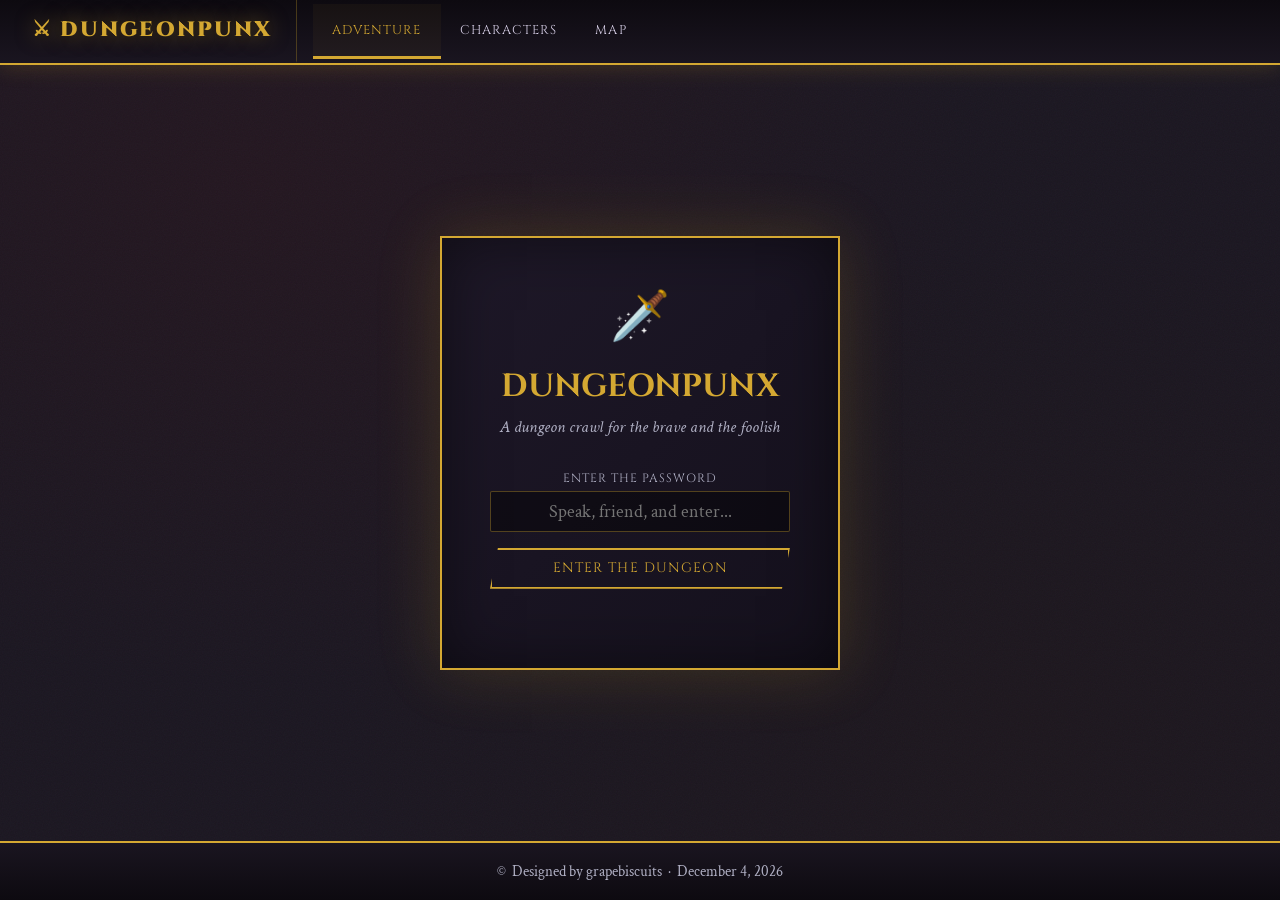
<file: index.html>
<!DOCTYPE html>
<html lang="en">
<head>
<meta charset="UTF-8">
<meta name="viewport" content="width=device-width, initial-scale=1.0">
<title>DUNGEONPUNX</title>
<link rel="stylesheet" href="shared.css">
<style>
/* ===== GAME PAGE STYLES ===== */
.game-container { display: grid; grid-template-columns: 280px 1fr 280px; gap: 1rem; padding: 1rem; flex: 1; min-height: 0; }

/* LEFT: Players */
.players-panel { display: flex; flex-direction: column; gap: 0.75rem; }
.player-card {
  background: linear-gradient(135deg, rgba(20,16,28,0.95), rgba(14,10,20,0.98));
  border: 1px solid rgba(201,162,39,0.25);
  padding: 0.9rem;
  transition: border-color 0.2s;
}
.player-card.active-turn { border-color: var(--gold); box-shadow: 0 0 12px rgba(201,162,39,0.2); }
.player-card.dead { opacity: 0.5; filter: grayscale(0.7); border-color: var(--blood); }
.player-name { font-family: 'Cinzel', serif; font-size: 0.9rem; color: var(--gold); margin-bottom: 0.2rem; }
.player-meta { font-size: 0.78rem; color: var(--stone-light); margin-bottom: 0.5rem; }
.player-hp { font-size: 0.85rem; color: var(--parchment); margin-bottom: 0.3rem; }

/* CENTER: Room */
.room-panel { display: flex; flex-direction: column; gap: 1rem; }
.room-header {
  background: linear-gradient(135deg, rgba(30,24,40,0.97), rgba(20,16,28,0.99));
  border: 1px solid rgba(201,162,39,0.4);
  padding: 1.5rem;
  position: relative;
  overflow: hidden;
}
.room-header::before {
  content: '';
  position: absolute; inset: 0;
  background: radial-gradient(ellipse at center, rgba(201,162,39,0.04) 0%, transparent 70%);
  pointer-events: none;
}
.room-title {
  font-family: 'Cinzel', serif;
  font-size: 1.5rem;
  color: var(--gold);
  text-shadow: 0 0 20px rgba(201,162,39,0.4);
  margin-bottom: 0.5rem;
}
.room-type-badge {
  display: inline-block;
  font-family: 'Cinzel', serif;
  font-size: 0.65rem;
  letter-spacing: 0.12em;
  padding: 0.2rem 0.7rem;
  margin-bottom: 1rem;
  border: 1px solid currentColor;
  text-transform: uppercase;
}
.type-combat { color: var(--blood-bright); }
.type-puzzle { color: #7b68ee; }
.type-treasure { color: var(--gold); }
.type-exploration { color: var(--emerald-bright); }
.type-boss { color: #ff6b1a; }
.type-social { color: #5bc0de; }

.room-description { font-size: 1.05rem; line-height: 1.7; color: var(--parchment); margin-bottom: 0.75rem; }
.room-flavor { font-size: 0.95rem; line-height: 1.6; color: var(--stone-light); font-style: italic; }

/* COMBAT SECTION */
.combat-area {
  background: rgba(139,26,26,0.08);
  border: 1px solid rgba(139,26,26,0.3);
  padding: 1rem;
}
.monster-card {
  display: flex; align-items: center; gap: 1rem;
  padding: 0.75rem;
  border: 1px solid rgba(201,162,39,0.15);
  margin-bottom: 0.5rem;
  background: rgba(0,0,0,0.3);
}
.monster-card.dead { opacity: 0.4; text-decoration: line-through; }
.monster-name { font-family: 'Cinzel', serif; font-size: 0.9rem; color: var(--parchment); flex: 1; }
.monster-info { font-size: 0.78rem; color: var(--stone-light); }

/* PUZZLE SECTION */
.puzzle-area {
  background: rgba(123,104,238,0.08);
  border: 1px solid rgba(123,104,238,0.3);
  padding: 1rem;
}
.puzzle-question { font-size: 1.1rem; font-style: italic; color: var(--parchment); line-height: 1.7; margin-bottom: 1rem; }
.puzzle-input-row { display: flex; gap: 0.5rem; }
.puzzle-answer { font-family: 'Cinzel', serif; font-size: 0.85rem; }

/* LOG */
.log-panel { display: flex; flex-direction: column; }
.log-entries { flex: 1; overflow-y: auto; max-height: 300px; padding: 0.5rem; }
.log-entry {
  font-size: 0.85rem;
  padding: 0.3rem 0.5rem;
  border-left: 2px solid transparent;
  margin-bottom: 0.25rem;
  line-height: 1.5;
}
.log-entry.info { border-color: var(--stone-light); color: var(--parchment); }
.log-entry.combat { border-color: var(--blood-bright); color: #ffb3b3; }
.log-entry.success { border-color: var(--emerald-bright); color: #b3ffcc; }
.log-entry.warning { border-color: var(--gold); color: #fff3b3; }
.log-entry.loot { border-color: var(--gold); color: var(--gold); }

/* RIGHT: Dice + Actions */
.actions-panel { display: flex; flex-direction: column; gap: 0.75rem; }

.dice-area { text-align: center; }
.dice-row { display: flex; flex-wrap: wrap; gap: 0.4rem; justify-content: center; margin-bottom: 0.75rem; }
.die-btn {
  width: 52px; height: 52px;
  background: rgba(0,0,0,0.4);
  border: 2px solid rgba(201,162,39,0.4);
  color: var(--gold);
  font-family: 'Cinzel', serif;
  font-size: 0.75rem;
  cursor: pointer;
  transition: all 0.15s;
  clip-path: polygon(50% 0%, 100% 25%, 100% 75%, 50% 100%, 0% 75%, 0% 25%);
  display: flex; align-items: center; justify-content: center;
}
.die-btn:hover { background: rgba(201,162,39,0.2); border-color: var(--gold); transform: scale(1.1); }
.die-btn.active { background: rgba(201,162,39,0.3); border-color: var(--gold-bright); }

.dice-result-display {
  font-family: 'Cinzel', serif;
  font-size: 2.5rem;
  color: var(--gold);
  text-shadow: 0 0 20px rgba(201,162,39,0.6);
  min-height: 3.5rem;
  display: flex; align-items: center; justify-content: center;
  position: relative;
}
.dice-breakdown { font-size: 0.8rem; color: var(--stone-light); margin-top: 0.25rem; }

.manual-roll-row { display: flex; gap: 0.5rem; align-items: center; }
.manual-roll-row input { font-size: 1.1rem; text-align: center; width: 80px; }

/* Initiative tracker */
.initiative-item {
  display: flex; align-items: center; gap: 0.5rem;
  padding: 0.4rem 0.6rem;
  border: 1px solid rgba(201,162,39,0.15);
  margin-bottom: 0.25rem;
  font-size: 0.85rem;
}
.initiative-item.active-init { background: rgba(201,162,39,0.1); border-color: var(--gold); }
.init-score { font-family: 'Cinzel', serif; font-size: 1rem; color: var(--gold); min-width: 28px; text-align: right; }
.init-name { flex: 1; }

/* SETUP SCREEN */
.setup-screen {
  padding: 2rem;
  max-width: 900px;
  margin: 0 auto;
  width: 100%;
}
.setup-grid { display: grid; grid-template-columns: 1fr 1fr; gap: 1rem; }
.player-setup-card {
  background: rgba(20,16,28,0.9);
  border: 1px solid rgba(201,162,39,0.2);
  padding: 1rem;
}

/* Password screen */
.auth-screen {
  flex: 1;
  display: flex; align-items: center; justify-content: center;
  padding: 2rem;
}
.auth-box {
  background: linear-gradient(135deg, #1e1828, #14101c);
  border: 2px solid var(--gold);
  padding: 3rem;
  max-width: 400px;
  width: 100%;
  text-align: center;
  box-shadow: 0 0 60px rgba(201,162,39,0.2), inset 0 0 60px rgba(0,0,0,0.5);
}
.auth-box h1 {
  font-family: 'Cinzel', serif;
  font-size: 2rem;
  color: var(--gold);
  margin-bottom: 0.5rem;
  animation: torchFlicker 3s ease-in-out infinite;
}
.auth-subtitle { color: var(--stone-light); margin-bottom: 2rem; font-style: italic; }
.auth-error { color: var(--blood-bright); font-size: 0.9rem; margin-top: 0.75rem; min-height: 1.2rem; }

/* Death overlay particles */
.death-skull { font-size: 4rem; margin-bottom: 1rem; animation: diceRoll 1s ease-out; }
.victory-crown { font-size: 4rem; margin-bottom: 1rem; animation: diceRoll 1s ease-out; }

/* Room exits */
.exits-row { display: flex; gap: 0.5rem; flex-wrap: wrap; }
.exit-btn { font-size: 0.75rem; }

/* Loot display */
.loot-item {
  display: flex; align-items: center; gap: 0.5rem;
  padding: 0.3rem 0.5rem;
  font-size: 0.85rem;
  border-bottom: 1px solid rgba(201,162,39,0.1);
}
.loot-item::before { content: '⚔'; font-size: 0.7rem; color: var(--gold); }

@media (max-width: 1100px) {
  .game-container { grid-template-columns: 220px 1fr 240px; }
}
@media (max-width: 850px) {
  .game-container { grid-template-columns: 1fr; }
}
</style>
</head>
<body>
<nav>
  <a href="index.html" class="nav-brand">⚔ DUNGEONPUNX</a>
  <a href="index.html" class="active">Adventure</a>
  <a href="characters.html">Characters</a>
  <a href="map.html">Map</a>
</nav>

<!-- AUTH SCREEN -->
<div id="authScreen" class="auth-screen" style="display:none">
  <div class="auth-box">
    <div style="font-size:3rem;margin-bottom:1rem;animation:torchFlicker 2s infinite">🗡️</div>
    <h1>DUNGEONPUNX</h1>
    <p class="auth-subtitle">A dungeon crawl for the brave and the foolish</p>
    <div style="margin-bottom:1rem">
      <label>Enter the Password</label>
      <input type="password" id="passwordInput" placeholder="Speak, friend, and enter..." style="text-align:center;font-size:1.1rem">
    </div>
    <button class="btn" onclick="doLogin()" style="width:100%">Enter the Dungeon</button>
    <div class="auth-error" id="authError"></div>
  </div>
</div>

<!-- SETUP SCREEN -->
<div id="setupScreen" style="display:none;flex:1">
  <div class="setup-screen fade-in">
    <div style="text-align:center;margin-bottom:2rem">
      <h1 style="font-family:'Cinzel',serif;font-size:2.5rem;color:var(--gold);text-shadow:0 0 30px rgba(201,162,39,0.4)">ASSEMBLE YOUR PARTY</h1>
      <p style="color:var(--stone-light);font-style:italic">Choose your champions before descending into darkness</p>
    </div>

    <div class="panel" style="margin-bottom:1.5rem">
      <div class="panel-title">Dungeon Settings</div>
      <div style="display:grid;grid-template-columns:repeat(auto-fit,minmax(180px,1fr));gap:1rem">
        <div>
          <label>Dungeon Level (1–20)</label>
          <input type="number" id="dungeonLevel" min="1" max="20" value="3">
        </div>
        <div>
          <label>Number of Players (1–6)</label>
          <input type="number" id="numPlayers" min="1" max="6" value="4" oninput="updatePlayerSlots()">
        </div>
        <div>
          <label>Dungeon Depth (Rooms)</label>
          <input type="number" id="dungeonDepth" min="5" max="20" value="10">
        </div>
      </div>
    </div>

    <div id="playerSlotsSetup" class="setup-grid" style="margin-bottom:1.5rem"></div>

    <div style="display:flex;gap:1rem;justify-content:center">
      <button class="btn btn-success" onclick="startGame()" style="font-size:1rem;padding:0.8rem 2.5rem">⚔ Begin the Descent</button>
    </div>
  </div>
</div>

<!-- GAME SCREEN -->
<div id="gameScreen" style="display:none;flex:1;flex-direction:column">
  <!-- Top bar -->
  <div style="display:flex;align-items:center;justify-content:space-between;padding:0.6rem 1rem;background:rgba(0,0,0,0.4);border-bottom:1px solid rgba(201,162,39,0.15)">
    <div style="font-family:'Cinzel',serif;font-size:0.85rem;color:var(--stone-light)">
      Room <span id="roomCounter" style="color:var(--gold)">1</span> / <span id="totalRooms" style="color:var(--gold)">?</span>
      &nbsp;·&nbsp; Depth: <span id="dungeonDepthDisplay" style="color:var(--gold)">—</span>
      &nbsp;·&nbsp; Turn: <span id="turnCounter" style="color:var(--gold)">0</span>
    </div>
    <div style="display:flex;gap:0.5rem">
      <button class="btn btn-sm" onclick="goToMap()">🗺 Map</button>
      <button class="btn btn-sm btn-danger" onclick="confirmEndRun()">☠ End Run</button>
    </div>
  </div>

  <div class="game-container">
    <!-- LEFT: Players -->
    <div class="players-panel">
      <div class="panel" style="padding:1rem">
        <div class="panel-title">Party</div>
        <div id="playerCards"></div>
      </div>
      <div class="panel" style="padding:1rem">
        <div class="panel-title">Initiative</div>
        <div id="initiativeList"></div>
        <button class="btn btn-sm" onclick="rollInitiative()" style="width:100%;margin-top:0.5rem">Roll Initiative</button>
        <button class="btn btn-sm" onclick="nextTurn()" style="width:100%;margin-top:0.3rem">Next Turn →</button>
      </div>
    </div>

    <!-- CENTER: Room -->
    <div class="room-panel">
      <div id="roomDisplay" class="room-header">
        <div style="color:var(--stone-light);font-style:italic;text-align:center;padding:2rem">
          Loading dungeon...
        </div>
      </div>

      <div id="combatSection" style="display:none">
        <div class="panel combat-area">
          <div class="panel-title" style="color:var(--blood-bright)">⚔ Combat Encounter</div>
          <div id="monsterList"></div>
          <div style="display:flex;gap:0.5rem;flex-wrap:wrap;margin-top:0.75rem">
            <button class="btn btn-sm btn-danger" onclick="attackMonster()">Attack</button>
            <button class="btn btn-sm" onclick="castSpell()">Cast Spell</button>
            <button class="btn btn-sm" onclick="useAbility()">Use Ability</button>
            <button class="btn btn-sm btn-success" onclick="flee()">Flee</button>
          </div>
          <div style="margin-top:0.75rem;font-size:0.82rem;color:var(--stone-light)" id="combatStatus"></div>
        </div>
      </div>

      <div id="puzzleSection" style="display:none">
        <div class="panel puzzle-area">
          <div class="panel-title" style="color:#7b68ee">🔮 Puzzle</div>
          <div class="puzzle-question" id="puzzleQuestion"></div>
          <div id="puzzleHint" style="display:none;font-size:0.85rem;color:var(--stone-light);font-style:italic;margin-bottom:0.75rem"></div>
          <div class="puzzle-input-row">
            <input type="text" id="puzzleAnswerInput" placeholder="Your answer..." class="puzzle-answer" onkeydown="if(event.key==='Enter')checkPuzzle()">
            <button class="btn btn-sm" onclick="checkPuzzle()">Answer</button>
            <button class="btn btn-sm" onclick="showHint()">Hint</button>
            <button class="btn btn-sm btn-danger" onclick="failPuzzle()">Give Up</button>
          </div>
          <div id="puzzleResult" style="margin-top:0.5rem;min-height:1.2rem"></div>
        </div>
      </div>

      <div id="treasureSection" style="display:none">
        <div class="panel" style="border-color:rgba(201,162,39,0.4)">
          <div class="panel-title">💰 Treasure Found</div>
          <div id="treasureList"></div>
          <button class="btn btn-sm btn-success" onclick="collectTreasure()" style="margin-top:0.75rem">Collect All</button>
        </div>
      </div>

      <div id="exitsSection" class="panel">
        <div class="panel-title">Exits</div>
        <div class="exits-row" id="exitButtons"></div>
        <div style="margin-top:0.75rem">
          <button class="btn btn-sm btn-success" onclick="clearRoom()" id="clearRoomBtn">✓ Room Cleared — Advance</button>
        </div>
      </div>

      <div class="panel log-panel">
        <div class="panel-title">Adventure Log</div>
        <div class="log-entries" id="logEntries"></div>
      </div>
    </div>

    <!-- RIGHT: Dice + Actions -->
    <div class="actions-panel">
      <div class="panel dice-area">
        <div class="panel-title">Dice Vault</div>
        <div class="dice-row">
          <button class="die-btn" onclick="rollDie(4,'d4')">d4</button>
          <button class="die-btn" onclick="rollDie(6,'d6')">d6</button>
          <button class="die-btn" onclick="rollDie(8,'d8')">d8</button>
          <button class="die-btn" onclick="rollDie(10,'d10')">d10</button>
          <button class="die-btn" onclick="rollDie(12,'d12')">d12</button>
          <button class="die-btn" onclick="rollDie(20,'d20')">d20</button>
          <button class="die-btn" onclick="rollDie(100,'d100')">%</button>
        </div>
        <div style="margin-bottom:0.5rem;font-size:0.75rem;color:var(--stone-light)">Quantity:</div>
        <div style="display:flex;gap:0.25rem;justify-content:center;margin-bottom:0.75rem" id="diceQtyRow">
          <button class="btn btn-sm" onclick="setQty(1)" id="qty1" style="padding:0.3rem 0.6rem">1</button>
          <button class="btn btn-sm" onclick="setQty(2)" id="qty2" style="padding:0.3rem 0.6rem">2</button>
          <button class="btn btn-sm" onclick="setQty(3)" id="qty3" style="padding:0.3rem 0.6rem">3</button>
          <button class="btn btn-sm" onclick="setQty(4)" id="qty4" style="padding:0.3rem 0.6rem">4</button>
        </div>
        <div class="dice-result-display" id="diceResult">—</div>
        <div class="dice-breakdown" id="diceBreakdown"></div>
        <hr class="divider">
        <div style="font-size:0.75rem;color:var(--stone-light);margin-bottom:0.5rem">Manual Roll</div>
        <div class="manual-roll-row">
          <input type="number" id="manualRollInput" placeholder="e.g. 17" min="1" max="100">
          <button class="btn btn-sm" onclick="useManualRoll()">Use</button>
        </div>
        <div id="lastRoll" style="font-size:0.8rem;color:var(--stone-light);margin-top:0.4rem"></div>
      </div>

      <div class="panel">
        <div class="panel-title">Quick Actions</div>
        <div style="display:flex;flex-direction:column;gap:0.4rem">
          <button class="btn btn-sm btn-success" onclick="useHealingPotion()">🧪 Healing Potion</button>
          <button class="btn btn-sm" onclick="shortRest()">💤 Short Rest</button>
          <button class="btn btn-sm" onclick="longRest()">🌙 Long Rest</button>
          <button class="btn btn-sm" onclick="searchRoom()">🔍 Search Room</button>
          <button class="btn btn-sm" onclick="openDoor()">🚪 Force Door</button>
        </div>
      </div>

      <div class="panel">
        <div class="panel-title">Session Loot</div>
        <div id="sessionLootList" style="max-height:150px;overflow-y:auto;font-size:0.82rem"></div>
        <div style="margin-top:0.5rem;font-size:0.78rem;color:var(--stone-light)">
          Total XP: <span id="totalXPDisplay" style="color:var(--gold)">0</span>
        </div>
      </div>
    </div>
  </div>
</div>

<!-- MODALS -->
<div id="deathModal" class="modal-overlay" style="display:none">
  <div class="modal-box">
    <div class="death-skull">💀</div>
    <h2 style="color:var(--blood-bright)">THE PARTY FALLS</h2>
    <p>The darkness claims your heroes. Their tale ends here in the depths, their bones joining the countless others who dared descend.</p>
    <p style="font-size:0.9rem;color:var(--stone-light);font-style:italic">"Not all who enter the dungeon return."</p>
    <button class="btn btn-danger" onclick="endRunAndReset()" style="margin-top:1rem;width:100%">Return to the Surface</button>
  </div>
</div>

<div id="victoryModal" class="modal-overlay" style="display:none">
  <div class="modal-box">
    <div class="victory-crown">👑</div>
    <h2>DUNGEON CONQUERED!</h2>
    <p>The depths yield to your might. Your party emerges victorious, laden with glory and treasure beyond measure!</p>
    <div id="victoryStats" style="background:rgba(0,0,0,0.3);padding:1rem;margin:1rem 0;font-size:0.9rem"></div>
    <button class="btn btn-success" onclick="endRunAndReset()" style="width:100%">Claim Your Victory</button>
  </div>
</div>

<div id="endRunModal" class="modal-overlay" style="display:none">
  <div class="modal-box">
    <h2 style="color:var(--blood-bright)">⚠ Abandon the Dungeon?</h2>
    <p>Your party will retreat to the surface. All progress in this run will be lost. Character sheets will be updated with XP gained.</p>
    <div style="display:flex;gap:1rem;justify-content:center;margin-top:1rem">
      <button class="btn btn-danger" onclick="endRunAndReset()">Yes, Retreat</button>
      <button class="btn" onclick="closeModal('endRunModal')">Continue Fighting</button>
    </div>
  </div>
</div>

<footer>
    <span><a href="thanks.html" class="copyright" title="">©</a>&nbsp; Designed by grapebiscuits &nbsp;·&nbsp; <span id="footerDate"></span></span>
</footer>

<script src="engine.js"></script>
<script>
const E = DungeonEngine;
let gameState, diceQty = 1, lastRoll = null;
let currentEncounter = null, currentPuzzle = null, currentTreasure = null;
let initiativeOrder = [], currentInitiative = 0;

// ---- INIT ----
document.getElementById('footerDate').textContent = new Date().toLocaleDateString('en-US',{year:'numeric',month:'long',day:'numeric'});

async function init() {
  if (!E.AUTH.check()) {
    showScreen('authScreen');
    document.getElementById('passwordInput').addEventListener('keydown', e => { if(e.key==='Enter') doLogin(); });
  } else {
    gameState = await E.getState();
    if (gameState.started) {
      showScreen('gameScreen');
      renderGame();
    } else {
      showScreen('setupScreen');
      await updatePlayerSlots();
    }
  }
}

function showScreen(id) {
  ['authScreen','setupScreen','gameScreen'].forEach(s => {
    const el = document.getElementById(s);
    el.style.display = s === id ? 'flex' : 'none';
  });
}

// ---- AUTH ----
async function doLogin() {
  const pw = document.getElementById('passwordInput').value;
  const result = E.AUTH.login(pw);
  if (result) {
    gameState = await E.getState();
    showScreen('setupScreen');
    await updatePlayerSlots();
  } else {
    document.getElementById('authError').textContent = 'Incorrect password. The dungeon remains sealed.';
    document.getElementById('passwordInput').value = '';
  }
}

// ---- SETUP ----
async function updatePlayerSlots() {
  const n = parseInt(document.getElementById('numPlayers').value) || 4;
  const chars = await E.getCharacters();
  const settings = await E.getAdminSettings();
  const edition = settings.edition || '5e';
  const classes = edition === '1e' ? E.D1E.classes : E.D5E.classes;
  const container = document.getElementById('playerSlotsSetup');
  container.innerHTML = '';
  for (let i = 0; i < n; i++) {
    const slot = document.createElement('div');
    slot.className = 'player-setup-card';
    slot.innerHTML = `
      <div style="font-family:'Cinzel',serif;font-size:0.85rem;color:var(--gold);margin-bottom:0.75rem">Player ${i+1}</div>
      <div style="margin-bottom:0.5rem">
        <label>Load Character Sheet</label>
        <select id="charSelect_${i}" onchange="loadCharacterInSlot(${i})">
          <option value="">— Manual Entry —</option>
          ${chars.map(c => `<option value="${c._fbKey}">${c.name} (${c.class} ${c.level})</option>`).join('')}
        </select>
      </div>
      <div style="display:grid;grid-template-columns:1fr 1fr;gap:0.5rem">
        <div><label>Name</label><input type="text" id="pName_${i}" placeholder="Hero name..."></div>
        <div><label>Class</label><select id="pClass_${i}">${classes.map(c=>`<option>${c}</option>`).join('')}</select></div>
        <div><label>Level</label><input type="number" id="pLevel_${i}" min="1" max="20" value="1"></div>
        <div><label>Max HP</label><input type="number" id="pHP_${i}" min="1" value="10"></div>
        <div><label>AC</label><input type="number" id="pAC_${i}" min="1" value="10"></div>
      </div>
    `;
    container.appendChild(slot);
  }
}

async function loadCharacterInSlot(i) {
  const sel = document.getElementById(`charSelect_${i}`).value;
  if (!sel) return;
  const chars = await E.getCharacters();
  const char = chars.find(c => c._fbKey === sel);
  if (!char) return;
  document.getElementById(`pName_${i}`).value = char.name;
  document.getElementById(`pClass_${i}`).value = char.class;
  document.getElementById(`pLevel_${i}`).value = char.level;
  document.getElementById(`pHP_${i}`).value = char.maxHP;
  document.getElementById(`pAC_${i}`).value = char.ac;
}

async function startGame() {
  const n = parseInt(document.getElementById('numPlayers').value) || 4;
  const dungeonLevel = parseInt(document.getElementById('dungeonLevel').value) || 3;
  const settings = await E.getAdminSettings();
  const edition = settings.edition || '5e';
  const players = [];
  for (let i = 0; i < n; i++) {
    const name = document.getElementById(`pName_${i}`).value || `Hero ${i+1}`;
    const charKey = document.getElementById(`charSelect_${i}`).value;
    players.push({
      id: charKey || `p_${i}_${Date.now()}`,
      name,
      class: document.getElementById(`pClass_${i}`).value,
      level: parseInt(document.getElementById(`pLevel_${i}`).value) || 1,
      maxHP: parseInt(document.getElementById(`pHP_${i}`).value) || 10,
      currentHP: parseInt(document.getElementById(`pHP_${i}`).value) || 10,
      ac: parseInt(document.getElementById(`pAC_${i}`).value) || 10,
      charSheetKey: charKey || null,
    });
  }

  const mapRooms = await E.generateMap(players, dungeonLevel);
  gameState = {
    ...E.getDefaultState(),
    started: true, players, dungeonLevel, edition,
    mapRooms, currentRoom: 0, visitedRooms: [0],
    log: [], totalXP: 0,
  };
  E.addLog(gameState, `The party descends. ${players.map(p=>p.name).join(', ')} begin their adventure. [${edition.toUpperCase()} Rules]`, 'info');
  await (async()=>await E.setState(gameState))();
  showScreen('gameScreen');
  renderGame();
}

// ---- GAME RENDER ----
async function renderGameAsync() {
  gameState = await E.getState();
  renderGame();
}

function renderGame() {
  renderPlayers();
  renderRoom();
  renderLog();
  renderSessionLoot();
  document.getElementById('roomCounter').textContent = gameState.currentRoom + 1;
  document.getElementById('totalRooms').textContent = gameState.mapRooms.length;
  document.getElementById('dungeonDepthDisplay').textContent = `Level ${gameState.dungeonLevel}`;
  document.getElementById('turnCounter').textContent = gameState.turn;
  document.getElementById('totalXPDisplay').textContent = gameState.totalXP;
  checkWinLose();
}

function renderPlayers() {
  const container = document.getElementById('playerCards');
  container.innerHTML = '';
  gameState.players.forEach((p, i) => {
    const pct = Math.max(0, (p.currentHP / p.maxHP) * 100);
    const isDead = p.currentHP <= 0;
    const div = document.createElement('div');
    div.className = `player-card ${isDead ? 'dead' : ''}`;
    div.innerHTML = `
      <div class="player-name">${p.name}</div>
      <div class="player-meta">${p.class} · Lv. ${p.level}</div>
      <div class="player-hp">${isDead ? '💀 Dead' : `HP: ${p.currentHP} / ${p.maxHP}`}${p.tempHP > 0 ? ` (+${p.tempHP} temp)` : ''} · AC ${p.ac}</div>
      ${!isDead ? `<div class="hp-bar-bg"><div class="hp-bar-fill" style="width:${pct}%;background:${pct > 50 ? 'linear-gradient(90deg,#1a6b3a,#27ae60)' : pct > 25 ? 'linear-gradient(90deg,#8b6914,#c9a227)' : 'linear-gradient(90deg,#5a0a0a,#c0392b)'}"></div></div>` : ''}
      ${!isDead ? `<div style="display:flex;gap:0.25rem;margin-top:0.5rem">
        <button class="btn btn-sm btn-danger" onclick="damagePlayer(${i})" style="font-size:0.65rem;padding:0.2rem 0.5rem">Dmg</button>
        <button class="btn btn-sm btn-success" onclick="healPlayer(${i})" style="font-size:0.65rem;padding:0.2rem 0.5rem">Heal</button>
        <button class="btn btn-sm" onclick="viewPlayer(${i})" style="font-size:0.65rem;padding:0.2rem 0.5rem">⚔</button>
      </div>` : `<button class="btn btn-sm btn-success" onclick="revivePlayer(${i})" style="font-size:0.65rem;margin-top:0.4rem">Revive</button>`}
    `;
    container.appendChild(div);
  });
}

function renderRoom() {
  const room = gameState.mapRooms[gameState.currentRoom];
  if (!room) return;
  const typeLabels = {combat:'⚔ Combat',puzzle:'🔮 Puzzle',treasure:'💰 Treasure',exploration:'🔍 Exploration',boss:'💀 Boss Encounter',social:'💬 Social'};
  document.getElementById('roomDisplay').innerHTML = `
    <div class="room-type-badge type-${room.type}">${typeLabels[room.type] || room.type}</div>
    <div class="room-title">${room.name}</div>
    <div class="room-description">${room.description}</div>
    <div class="room-flavor">${room.flavor}</div>
    ${room.cleared ? '<div style="margin-top:0.75rem"><span class="tag tag-emerald">✓ Cleared</span></div>' : ''}
  `;

  // Room sections
  document.getElementById('combatSection').style.display = 'none';
  document.getElementById('puzzleSection').style.display = 'none';
  document.getElementById('treasureSection').style.display = 'none';

  if (!room.cleared) {
    if (room.type === 'combat' || room.type === 'boss') setupCombat(room);
    else if (room.type === 'puzzle') setupPuzzle(room);
    else if (room.type === 'treasure') setupTreasure(room);
  }

  // Exits
  const connections = room.connections || [];
  const exitContainer = document.getElementById('exitButtons');
  exitContainer.innerHTML = connections.map((idx, i) => {
    const destRoom = gameState.mapRooms[idx];
    const dirs = ['North','East','South','West','Northeast','Northwest'];
    return `<button class="btn exit-btn" onclick="moveToRoom(${idx})">${dirs[i % dirs.length]}: ${destRoom ? destRoom.name : 'Unknown'}</button>`;
  }).join('');

  document.getElementById('clearRoomBtn').style.display = room.cleared ? 'block' : 'none';
}

function setupCombat(room) {
  if (!currentEncounter || currentEncounter.roomId !== room.id) {
    currentEncounter = {
      roomId: room.id,
      ...E.generateEncounter(room, gameState.players, gameState.dungeonLevel)
    };
  }
  document.getElementById('combatSection').style.display = 'block';
  renderMonsters();
}

function renderMonsters() {
  if (!currentEncounter) return;
  const list = document.getElementById('monsterList');
  list.innerHTML = currentEncounter.monsters.map(m => `
    <div class="monster-card ${m.currentHP <= 0 ? 'dead' : ''}" id="mon_${m.id}">
      <div>
        <div class="monster-name">${m.name} <span style="font-size:0.72rem;color:var(--stone-light)">(CR ${m.cr})</span></div>
        <div class="monster-info">AC ${m.ac} · Atk ${m.attack} · ${m.damage} dmg</div>
        ${m.currentHP > 0 ? `<div class="hp-bar-bg" style="width:120px;margin-top:3px"><div class="hp-bar-fill" style="width:${(m.currentHP/m.maxHP)*100}%"></div></div>` : ''}
      </div>
      <div style="text-align:right;min-width:70px">
        <div style="font-family:'Cinzel',serif;color:${m.currentHP>0?'var(--parchment)':'var(--stone-light)'}">
          ${m.currentHP <= 0 ? '💀 Slain' : `${m.currentHP}/${m.maxHP}`}
        </div>
        <div style="font-size:0.72rem;color:var(--stone-light)">${m.xp} XP</div>
      </div>
    </div>
  `).join('');

  const allDead = currentEncounter.monsters.every(m => m.currentHP <= 0);
  document.getElementById('combatStatus').textContent = allDead ? '✓ All enemies defeated! Claim your reward.' : `Difficulty: ${currentEncounter.difficulty?.toUpperCase() || ''} · ${currentEncounter.monsters.filter(m=>m.currentHP>0).length} enemies remaining`;

  if (allDead) {
    // Auto-award XP and loot
    const xpEach = currentEncounter.xpReward || 50;
    awardXPAndLoot(xpEach);
    document.getElementById('clearRoomBtn').style.display = 'block';
  }
}

function setupPuzzle(room) {
  if (!room.puzzle) return;
  currentPuzzle = room.puzzle;
  document.getElementById('puzzleSection').style.display = 'block';
  document.getElementById('puzzleQuestion').textContent = room.puzzle.question;
  document.getElementById('puzzleResult').textContent = '';
  document.getElementById('puzzleAnswerInput').value = '';
  document.getElementById('puzzleHint').style.display = 'none';
}

function setupTreasure(room) {
  const lootCount = 2 + E.DICE.roll(3);
  currentTreasure = Array.from({length: lootCount}, () => E.D5E.getLootByLevel(gameState.dungeonLevel));
  document.getElementById('treasureSection').style.display = 'block';
  document.getElementById('treasureList').innerHTML = currentTreasure.map(item =>
    `<div class="loot-item">${item}</div>`
  ).join('');
}

function renderLog() {
  const container = document.getElementById('logEntries');
  container.innerHTML = (gameState.log || []).map(entry => `
    <div class="log-entry ${entry.type}" style="animation:fadeIn 0.3s ease-out">
      <span style="color:var(--stone-light);font-size:0.75rem">[${entry.time || ''}]</span> ${entry.text}
    </div>
  `).join('');
}

function renderSessionLoot() {
  const list = document.getElementById('sessionLootList');
  const loot = gameState.loot || [];
  list.innerHTML = loot.length === 0
    ? '<span style="color:var(--stone-light);font-style:italic">No loot yet...</span>'
    : loot.map(item => `<div class="loot-item">${item}</div>`).join('');
}

// ---- COMBAT ACTIONS ----
function attackMonster() {
  if (!currentEncounter) return;
  const alive = currentEncounter.monsters.filter(m => m.currentHP > 0);
  if (!alive.length) return;
  const target = alive[0];
  const attackRoll = lastRoll || E.DICE.roll(20);
  const dmg = E.DICE.rollSum(1, 8) + 3;
  if (attackRoll >= target.ac) {
    target.currentHP = Math.max(0, target.currentHP - dmg);
    E.addLog(gameState, `Attack hits ${target.name} for ${dmg} damage! (Roll: ${attackRoll})`, 'combat');
    if (target.currentHP <= 0) {
      E.addLog(gameState, `${target.name} is slain!`, 'success');
    }
  } else {
    E.addLog(gameState, `Attack misses ${target.name}! (Roll: ${attackRoll} vs AC ${target.ac})`, 'combat');
  }
  lastRoll = null;
  document.getElementById('lastRoll').textContent = '';
  monsterCounterAttack();
  (async()=>await E.setState(gameState))();
  renderMonsters();
  renderLog();
}

function monsterCounterAttack() {
  const alive = currentEncounter.monsters.filter(m => m.currentHP > 0);
  if (!alive.length) return;
  const alivePlayers = gameState.players.filter(p => p.currentHP > 0);
  if (!alivePlayers.length) return;
  alive.forEach(monster => {
    const target = alivePlayers[E.DICE.roll(alivePlayers.length) - 1];
    const atk = parseInt(monster.attack) || 4;
    const roll = E.DICE.roll(20) + atk;
    if (roll >= target.ac) {
      const dmgParts = monster.damage.split('+');
      const [nd, ds] = (dmgParts[0]).split('d');
      const bonus = parseInt(dmgParts[1]) || 0;
      const dmg = E.DICE.rollSum(parseInt(nd)||1, parseInt(ds)||6) + bonus;
      target.currentHP = Math.max(0, target.currentHP - dmg);
      E.addLog(gameState, `${monster.name} attacks ${target.name} for ${dmg} damage!`, 'combat');
      if (target.currentHP <= 0) E.addLog(gameState, `${target.name} has fallen!`, 'combat');
    } else {
      E.addLog(gameState, `${monster.name} attacks ${target.name} but misses.`, 'info');
    }
  });
  gameState.turn++;
  renderPlayers();
  checkWinLose();
}

function castSpell() {
  E.addLog(gameState, `A spell is cast! Roll damage and apply manually.`, 'info');
  (async()=>await E.setState(gameState))();
  renderLog();
}

function useAbility() {
  E.addLog(gameState, `Special ability used. Apply effects as appropriate.`, 'info');
  (async()=>await E.setState(gameState))();
  renderLog();
}

function flee() {
  const roll = E.DICE.roll(20);
  if (roll >= 10) {
    E.addLog(gameState, `The party flees successfully! (Roll: ${roll})`, 'warning');
    currentEncounter = null;
    document.getElementById('combatSection').style.display = 'none';
    moveToRoom(gameState.mapRooms[gameState.currentRoom].connections[0]);
  } else {
    E.addLog(gameState, `Escape attempt fails! (Roll: ${roll}) The monsters strike as you flee!`, 'combat');
    monsterCounterAttack();
    (async()=>await E.setState(gameState))();
    renderLog();
  }
}

// ---- PUZZLE ACTIONS ----
function checkPuzzle() {
  if (!currentPuzzle) return;
  const answer = document.getElementById('puzzleAnswerInput').value.trim().toLowerCase();
  const correct = currentPuzzle.answer.toLowerCase();
  if (answer === correct || answer.includes(correct) || correct.includes(answer)) {
    document.getElementById('puzzleResult').innerHTML = '<span style="color:var(--emerald-bright)">✓ Correct! The magic yields.</span>';
    E.addLog(gameState, 'Puzzle solved! The way forward opens.', 'success');
    if (currentPuzzle.successLoot) {
      const loot = E.D5E.getLootByLevel(gameState.dungeonLevel);
      gameState.loot.push(loot);
      E.addLog(gameState, `Reward found: ${loot}`, 'loot');
    }
    awardXPAndLoot(50 * gameState.dungeonLevel);
    document.getElementById('clearRoomBtn').style.display = 'block';
    document.getElementById('puzzleSection').style.display = 'none';
  } else {
    document.getElementById('puzzleResult').innerHTML = '<span style="color:var(--blood-bright)">✗ Incorrect. The dungeon does not yield easily.</span>';
    E.addLog(gameState, 'Puzzle answer incorrect.', 'warning');
  }
  (async()=>await E.setState(gameState))();
  renderLog();
  renderSessionLoot();
}

function showHint() {
  if (!currentPuzzle) return;
  document.getElementById('puzzleHint').textContent = 'Hint: ' + currentPuzzle.hint;
  document.getElementById('puzzleHint').style.display = 'block';
}

function failPuzzle() {
  if (!currentPuzzle) return;
  const trap = currentPuzzle.failureTrap;
  const dmg = trap ? E.DICE.rollSum(parseInt(trap.damage.split('d')[0]), parseInt(trap.damage.split('d')[1])) : 5;
  gameState.players.filter(p => p.currentHP > 0).forEach(p => {
    p.currentHP = Math.max(0, p.currentHP - Math.ceil(dmg / gameState.players.filter(pl=>pl.currentHP>0).length));
  });
  E.addLog(gameState, `Puzzle failed! ${trap ? `${trap.type} trap triggers for ${dmg} damage!` : `Trap deals ${dmg} damage!`}`, 'combat');
  document.getElementById('clearRoomBtn').style.display = 'block';
  document.getElementById('puzzleSection').style.display = 'none';
  (async()=>await E.setState(gameState))();
  renderPlayers();
  renderLog();
  checkWinLose();
}

// ---- TREASURE ----
function collectTreasure() {
  if (!currentTreasure) return;
  currentTreasure.forEach(item => gameState.loot.push(item));
  E.addLog(gameState, `Treasure collected: ${currentTreasure.join(', ')}`, 'loot');
  awardXPAndLoot(30 * gameState.dungeonLevel, false);
  document.getElementById('treasureSection').style.display = 'none';
  document.getElementById('clearRoomBtn').style.display = 'block';
  currentTreasure = null;
  (async()=>await E.setState(gameState))();
  renderLog();
  renderSessionLoot();
}

function awardXPAndLoot(xpEach, addLoot = true) {
  const xpTotal = xpEach * gameState.players.filter(p=>p.currentHP>0).length;
  gameState.totalXP += xpTotal;
  gameState.players.forEach(p => { if(p.currentHP>0) p.xpGained = (p.xpGained||0) + xpEach; });
  if (addLoot) {
    const loot = E.D5E.getLootByLevel(gameState.dungeonLevel);
    gameState.loot.push(loot);
    E.addLog(gameState, `Loot: ${loot}`, 'loot');
  }
  E.addLog(gameState, `${xpEach} XP awarded to each surviving member.`, 'success');
  document.getElementById('totalXPDisplay').textContent = gameState.totalXP;
  renderSessionLoot();
}

// ---- PLAYER ACTIONS ----
function damagePlayer(i) {
  const dmg = parseInt(prompt(`Damage for ${gameState.players[i].name}:`)) || 0;
  if (dmg > 0) {
    gameState.players[i].currentHP = Math.max(0, gameState.players[i].currentHP - dmg);
    E.addLog(gameState, `${gameState.players[i].name} takes ${dmg} damage.`, 'combat');
    (async()=>await E.setState(gameState))();
    renderPlayers();
    renderLog();
    checkWinLose();
  }
}

function healPlayer(i) {
  const heal = parseInt(prompt(`Healing for ${gameState.players[i].name}:`)) || 0;
  if (heal > 0) {
    gameState.players[i].currentHP = Math.min(gameState.players[i].maxHP, gameState.players[i].currentHP + heal);
    E.addLog(gameState, `${gameState.players[i].name} is healed for ${heal} HP.`, 'success');
    (async()=>await E.setState(gameState))();
    renderPlayers();
    renderLog();
  }
}

function revivePlayer(i) {
  gameState.players[i].currentHP = 1;
  E.addLog(gameState, `${gameState.players[i].name} is revived with 1 HP!`, 'success');
  (async()=>await E.setState(gameState))();
  renderPlayers();
  renderLog();
}

function viewPlayer(i) {
  const p = gameState.players[i];
  const info = `${p.name}\n${p.class} Level ${p.level}\nHP: ${p.currentHP}/${p.maxHP}\nAC: ${p.ac}\nXP gained: ${p.xpGained||0}`;
  alert(info);
}

// ---- QUICK ACTIONS ----
function useHealingPotion() {
  const alive = gameState.players.filter(p => p.currentHP > 0 && p.currentHP < p.maxHP);
  if (!alive.length) { E.addLog(gameState, 'No one needs healing right now.', 'info'); (async()=>await E.setState(gameState))(); renderLog(); return; }
  const target = alive.sort((a,b) => (a.currentHP/a.maxHP) - (b.currentHP/b.maxHP))[0];
  const heal = E.DICE.rollSum(2, 4) + 2;
  target.currentHP = Math.min(target.maxHP, target.currentHP + heal);
  E.addLog(gameState, `${target.name} drinks a healing potion and recovers ${heal} HP.`, 'success');
  (async()=>await E.setState(gameState))();
  renderPlayers();
  renderLog();
}

function shortRest() {
  gameState.players.filter(p => p.currentHP > 0).forEach(p => {
    const hd = E.D5E.hitDice[p.class] || 8;
    const heal = E.DICE.rollSum(1, hd) + E.DICE.modifier(p.con || 10);
    p.currentHP = Math.min(p.maxHP, p.currentHP + Math.max(1, heal));
  });
  E.addLog(gameState, 'The party takes a short rest. Hit dice spent.', 'success');
  (async()=>await E.setState(gameState))();
  renderPlayers();
  renderLog();
}

function longRest() {
  gameState.players.forEach(p => { p.currentHP = p.maxHP; });
  E.addLog(gameState, 'The party takes a long rest. All HP restored!', 'success');
  (async()=>await E.setState(gameState))();
  renderPlayers();
  renderLog();
}

function searchRoom() {
  const roll = E.DICE.roll(20);
  if (roll >= 12) {
    const find = E.D5E.getLootByLevel(gameState.dungeonLevel);
    gameState.loot.push(find);
    E.addLog(gameState, `Search successful! (${roll}) Found: ${find}`, 'loot');
    renderSessionLoot();
  } else if (roll >= 6) {
    E.addLog(gameState, `Search finds nothing of note. (${roll})`, 'info');
  } else {
    E.addLog(gameState, `Search triggers a hidden trap! Take 1d6 damage. (${roll})`, 'combat');
    const target = gameState.players.filter(p=>p.currentHP>0)[0];
    if (target) { target.currentHP = Math.max(0, target.currentHP - E.DICE.roll(6)); renderPlayers(); checkWinLose(); }
  }
  (async()=>await E.setState(gameState))();
  renderLog();
}

function openDoor() {
  const roll = E.DICE.roll(20);
  E.addLog(gameState, roll >= 10 ? `Force check succeeds! (${roll}) The door yields.` : `Force check fails. (${roll}) The door holds firm.`, roll>=10?'success':'warning');
  (async()=>await E.setState(gameState))();
  renderLog();
}

// ---- MOVEMENT ----
function moveToRoom(idx) {
  if (idx === undefined || idx === null) return;
  gameState.currentRoom = idx;
  if (!gameState.visitedRooms.includes(idx)) gameState.visitedRooms.push(idx);
  const room = gameState.mapRooms[idx];
  if (room) room.visited = true;
  currentEncounter = null;
  currentPuzzle = null;
  currentTreasure = null;
  E.addLog(gameState, `The party moves to: ${room ? room.name : 'Unknown Room'}`, 'info');
  (async()=>await E.setState(gameState))();
  renderGame();
}

function clearRoom() {
  const room = gameState.mapRooms[gameState.currentRoom];
  if (room) room.cleared = true;
  currentEncounter = null;
  // Clear initiative tracker after battle
  initiativeOrder = [];
  currentInitiative = 0;
  renderInitiative();
  E.addLog(gameState, `Room cleared: ${room ? room.name : ''}`, 'success');
  // Check if boss room cleared = victory
  if (room && room.isBoss) {
    showVictory();
    return;
  }
  (async()=>await E.setState(gameState))();
  renderRoom();
}

// ---- INITIATIVE ----
function rollInitiative() {
  initiativeOrder = [
    ...gameState.players.filter(p=>p.currentHP>0).map(p => ({
      name: p.name, score: E.DICE.roll(20), isPlayer: true
    })),
    ...(currentEncounter ? currentEncounter.monsters.filter(m=>m.currentHP>0).map(m => ({
      name: m.name, score: m.initiative || E.DICE.roll(20), isPlayer: false
    })) : [])
  ].sort((a,b) => b.score - a.score);
  currentInitiative = 0;
  renderInitiative();
  E.addLog(gameState, `Initiative rolled! Order: ${initiativeOrder.map(i=>i.name).join(', ')}`, 'info');
  (async()=>await E.setState(gameState))();
  renderLog();
}

function nextTurn() {
  if (!initiativeOrder.length) return;
  currentInitiative = (currentInitiative + 1) % initiativeOrder.length;
  gameState.turn++;
  renderInitiative();
  document.getElementById('turnCounter').textContent = gameState.turn;
  (async()=>await E.setState(gameState))();
}

function renderInitiative() {
  const list = document.getElementById('initiativeList');
  if (!initiativeOrder.length) { list.innerHTML = '<div style="font-size:0.8rem;color:var(--stone-light);font-style:italic">No initiative rolled</div>'; return; }
  list.innerHTML = initiativeOrder.map((item, i) => `
    <div class="initiative-item ${i === currentInitiative ? 'active-init' : ''}">
      <div class="init-score">${item.score}</div>
      <div class="init-name" style="color:${item.isPlayer ? 'var(--parchment)' : 'var(--blood-bright)'}">${i === currentInitiative ? '▶ ' : ''}${item.name}</div>
    </div>
  `).join('');
}

// ---- DICE ----
function setQty(n) {
  diceQty = n;
  [1,2,3,4].forEach(i => document.getElementById(`qty${i}`).style.borderColor = i===n ? 'var(--gold)' : 'rgba(201,162,39,0.3)');
}

function rollDie(sides, label) {
  const rolls = Array.from({length: diceQty}, () => E.DICE.roll(sides));
  const total = rolls.reduce((a,b)=>a+b,0);
  lastRoll = total;
  const display = document.getElementById('diceResult');
  display.textContent = '...';
  display.style.animation = 'none';
  setTimeout(() => {
    display.style.animation = 'diceRoll 0.5s ease-out';
    display.textContent = total;
    document.getElementById('diceBreakdown').textContent = diceQty > 1 ? `${diceQty}${label} [${rolls.join(', ')}]` : `${label}`;
    document.getElementById('lastRoll').textContent = `Last: ${total}`;
  }, 50);
}

function useManualRoll() {
  const val = parseInt(document.getElementById('manualRollInput').value);
  if (!val || val < 1) return;
  lastRoll = val;
  document.getElementById('diceResult').textContent = val;
  document.getElementById('diceBreakdown').textContent = 'Manual entry';
  document.getElementById('lastRoll').textContent = `Last: ${val}`;
  document.getElementById('manualRollInput').value = '';
}

// ---- WIN/LOSE ----
function checkWinLose() {
  const allDead = gameState.players.every(p => p.currentHP <= 0);
  if (allDead) {
    E.addLog(gameState, 'All players have fallen. The dungeon claims victory.', 'combat');
    (async()=>await E.setState(gameState))();
    setTimeout(() => { document.getElementById('deathModal').style.display = 'flex'; }, 500);
  }
}

function showVictory() {
  const stats = document.getElementById('victoryStats');
  const survivors = gameState.players.filter(p => p.currentHP > 0).length;
  stats.innerHTML = `
    <div>Survivors: ${survivors} / ${gameState.players.length}</div>
    <div>Total XP: ${gameState.totalXP}</div>
    <div>Loot Items: ${gameState.loot.length}</div>
    <div>Rooms Cleared: ${gameState.mapRooms.filter(r=>r.cleared).length} / ${gameState.mapRooms.length}</div>
  `;
  document.getElementById('victoryModal').style.display = 'flex';
}

function confirmEndRun() { document.getElementById('endRunModal').style.display = 'flex'; }

function endRunAndReset() {
  // Save XP/loot back to character sheets async
  (async () => {
    const chars = await E.getCharacters();
    for (const p of gameState.players) {
      if (p.charSheetKey) {
        const char = chars.find(c => c._fbKey === p.charSheetKey);
        if (char) {
          char.xp = (char.xp || 0) + (p.xpGained || 0);
          char.currentHP = p.currentHP;
          const idx = gameState.players.indexOf(p);
          const newLoot = (gameState.loot || []).filter((_, j) => j % gameState.players.length === idx);
          char.loot = [...(char.loot || []), ...newLoot];
          await E.saveCharacter(char);
        }
      }
    }
    await (async()=>await E.resetState())();
    closeModal('deathModal');
    closeModal('victoryModal');
    closeModal('endRunModal');
    gameState = E.getDefaultState();
    initiativeOrder = [];
    currentInitiative = 0;
    showScreen('setupScreen');
    await updatePlayerSlots();
  })();
}

function closeModal(id) { document.getElementById(id).style.display = 'none'; }
function goToMap() { window.location.href = 'map.html'; }

// ---- START ----
setQty(1);
init();
</script>
</body>
</html>
</file>
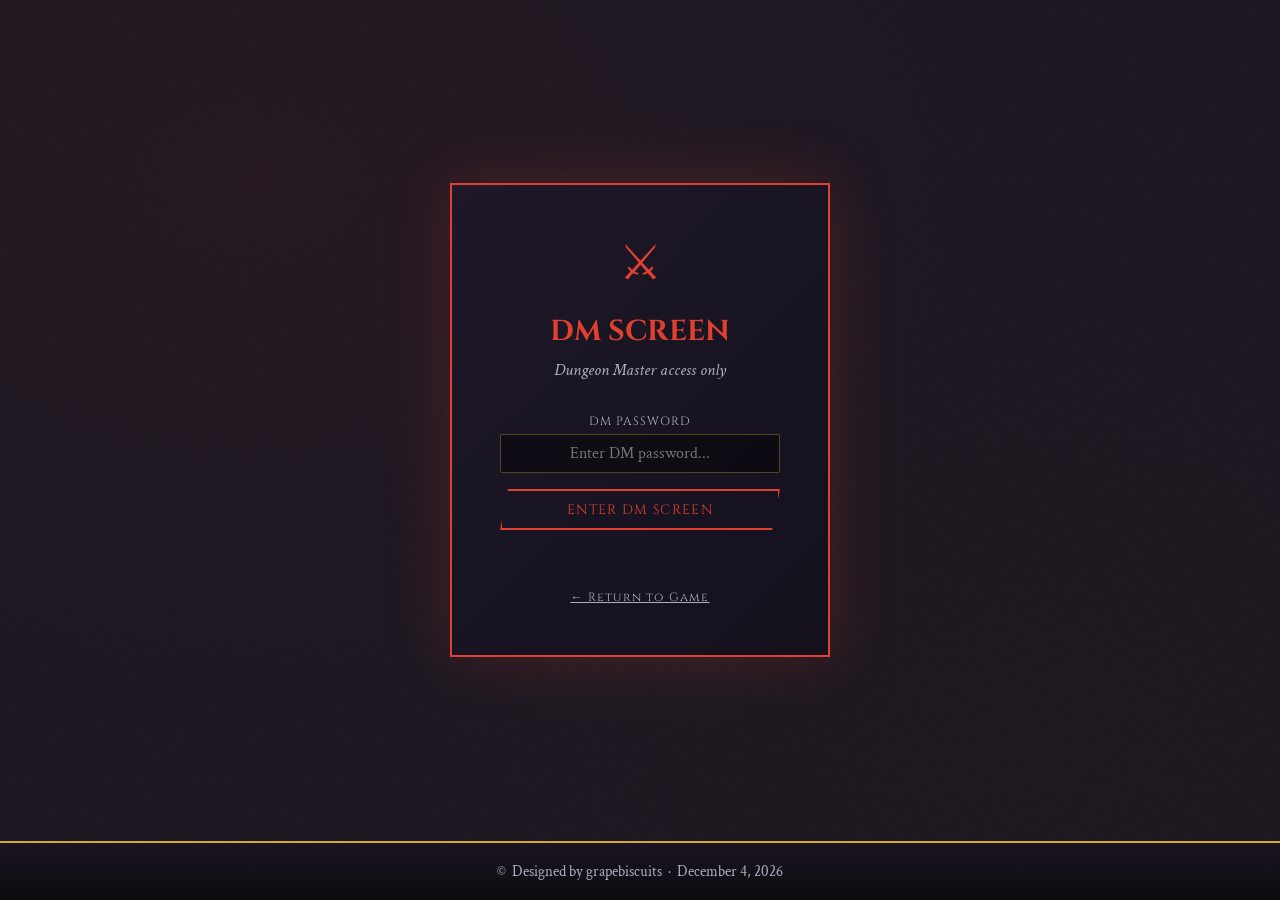
<file: admin.html>
<!DOCTYPE html>
<html lang="en">
<head>
<meta charset="UTF-8">
<meta name="viewport" content="width=device-width, initial-scale=1.0">
<title>DM Screen — DUNGEONPUNX</title>
<link rel="stylesheet" href="shared.css">
<style>
/* Admin-specific overrides — blood-red accent */
:root { --admin-accent: #c0392b; --admin-glow: rgba(192,57,43,0.3); }

.admin-container { padding: 1.5rem; flex: 1; }
.admin-header { display: flex; align-items: center; justify-content: space-between; margin-bottom: 1.5rem; flex-wrap: wrap; gap: 1rem; }
.admin-header h1 { font-family: 'Cinzel', serif; font-size: 1.8rem; color: var(--blood-bright); text-shadow: 0 0 20px var(--admin-glow); }

.admin-grid { display: grid; grid-template-columns: repeat(auto-fit, minmax(320px, 1fr)); gap: 1.5rem; }
.admin-section { background: linear-gradient(135deg,rgba(20,16,28,.97),rgba(14,10,20,.99)); border: 1px solid rgba(192,57,43,.3); padding: 1.5rem; }
.admin-section-title { font-family: 'Cinzel', serif; font-size: 1rem; color: var(--blood-bright); letter-spacing: .15em; text-transform: uppercase; margin-bottom: 1rem; padding-bottom: .5rem; border-bottom: 1px solid rgba(192,57,43,.25); }

/* Edition toggle */
.edition-toggle { display: flex; gap: 0; border: 2px solid rgba(201,162,39,.4); overflow: hidden; margin: .75rem 0; }
.edition-btn { flex: 1; font-family: 'Cinzel', serif; font-size: .85rem; letter-spacing: .1em; padding: .75rem; border: none; background: transparent; color: var(--stone-light); cursor: pointer; transition: all .2s; text-transform: uppercase; }
.edition-btn.active { background: var(--gold); color: var(--ink); font-weight: 700; }
.edition-btn:hover:not(.active) { background: rgba(201,162,39,.1); color: var(--gold); }

.edition-desc { font-size: .82rem; color: var(--stone-light); font-style: italic; line-height: 1.6; padding: .75rem; background: rgba(0,0,0,.25); border: 1px solid rgba(201,162,39,.1); margin-top: .5rem; }

/* Map section */
.map-area-admin { background: rgba(0,0,0,.4); border: 1px solid rgba(201,162,39,.2); position: relative; overflow: auto; min-height: 350px; }
.map-canvas-admin { position: relative; min-width: 600px; min-height: 350px; padding: 1.5rem; }
.map-room-admin { position: absolute; width: 100px; min-height: 60px; border: 2px solid rgba(201,162,39,.4); background: rgba(20,16,28,.95); padding: .4rem; cursor: pointer; transition: all .2s; transform: translate(-50%,-50%); text-align: center; z-index: 10; font-size: .6rem; }
.map-room-admin:hover { border-color: var(--gold); }
.map-room-admin.current-room-admin { border-color: var(--gold); box-shadow: 0 0 12px rgba(201,162,39,.3); }
.map-room-admin.cleared-admin { border-color: var(--emerald-bright); }
.map-room-admin.boss-admin { border-color: var(--blood-bright); }
.map-room-admin.fog-admin { opacity: .35; }
svg.admin-svg { position: absolute; inset: 0; width: 100%; height: 100%; pointer-events: none; }

/* Room / Monster editor (embedded) */
.editor-tabs { display: flex; border-bottom: 1px solid rgba(201,162,39,.2); margin-bottom: 1rem; }
.etab { font-family: 'Cinzel', serif; font-size: .72rem; letter-spacing: .08em; padding: .5rem 1rem; border: none; border-bottom: 2px solid transparent; background: transparent; color: var(--stone-light); cursor: pointer; transition: all .15s; text-transform: uppercase; }
.etab.active { color: var(--gold); border-bottom-color: var(--gold); }
.tab-pane { display: none; } .tab-pane.active { display: block; }

/* List items */
.mgmt-list { max-height: 240px; overflow-y: auto; margin-bottom: .75rem; }
.mgmt-item { display: flex; align-items: center; gap: .5rem; padding: .5rem .6rem; border: 1px solid rgba(201,162,39,.15); margin-bottom: .25rem; font-size: .82rem; cursor: pointer; transition: background .1s; }
.mgmt-item:hover { background: rgba(201,162,39,.05); border-color: rgba(201,162,39,.3); }
.mgmt-item.selected { border-color: var(--gold); background: rgba(201,162,39,.08); }
.mgmt-item-name { flex: 1; font-family: 'Cinzel', serif; font-size: .82rem; color: var(--parchment); }
.mgmt-item-meta { font-size: .7rem; color: var(--stone-light); }
.mgmt-item-actions { display: flex; gap: .25rem; }

.editor-form { background: rgba(0,0,0,.2); border: 1px solid rgba(201,162,39,.15); padding: 1rem; }
.f-row { display: grid; grid-template-columns: 1fr 1fr; gap: .6rem; margin-bottom: .6rem; }
.f-row-3 { display: grid; grid-template-columns: 1fr 1fr 1fr; gap: .6rem; margin-bottom: .6rem; }
.f-group { margin-bottom: .6rem; }

/* Char management */
.char-mgmt-item { display: flex; align-items: center; gap: .5rem; padding: .6rem .75rem; border: 1px solid rgba(201,162,39,.15); margin-bottom: .4rem; }
.char-mgmt-name { flex: 1; font-family: 'Cinzel', serif; font-size: .88rem; color: var(--parchment); }
.char-mgmt-meta { font-size: .75rem; color: var(--stone-light); }

/* Auth */
.admin-auth { flex: 1; display: flex; align-items: center; justify-content: center; padding: 2rem; }
.admin-auth-box { background: linear-gradient(135deg,#1e1828,#14101c); border: 2px solid var(--blood-bright); padding: 3rem; max-width: 380px; width: 100%; text-align: center; box-shadow: 0 0 60px rgba(192,57,43,.25); }
.admin-auth-box h1 { font-family: 'Cinzel', serif; font-size: 1.8rem; color: var(--blood-bright); margin-bottom: .5rem; }

/* Inspiration admin */
.inspo-item { display: flex; align-items: center; gap: .5rem; padding: .5rem .6rem; border: 1px solid rgba(201,162,39,.15); margin-bottom: .3rem; }
.inspo-name { flex: 1; font-family: 'Cinzel', serif; font-size: .82rem; }
</style>
</head>
<body>
<!-- No nav — this page is unlisted -->

<div id="adminAuthScreen" class="admin-auth" style="display:none">
  <div class="admin-auth-box">
    <div style="font-size:3rem;margin-bottom:1rem;color:var(--blood-bright)">⚔</div>
    <h1>DM SCREEN</h1>
    <p style="color:var(--stone-light);font-style:italic;margin-bottom:2rem">Dungeon Master access only</p>
    <div style="margin-bottom:1rem">
      <label>DM Password</label>
      <input type="password" id="adminPwInput" placeholder="Enter DM password..." style="text-align:center" onkeydown="if(event.key==='Enter')doAdminLogin()">
    </div>
    <button class="btn btn-danger" onclick="doAdminLogin()" style="width:100%">Enter DM Screen</button>
    <div id="adminAuthError" style="color:var(--blood-bright);font-size:.85rem;margin-top:.75rem;min-height:1.2rem"></div>
    <div style="margin-top:1.5rem">
      <a href="index.html" style="color:var(--stone-light);font-family:'Cinzel',serif;font-size:.75rem;letter-spacing:.1em">← Return to Game</a>
    </div>
  </div>
</div>

<div id="adminMain" style="display:none;flex:1;flex-direction:column">
  <div style="background:linear-gradient(180deg,#0d0a10,#1a1520);border-bottom:2px solid var(--blood-bright);padding:.75rem 1.5rem;display:flex;align-items:center;justify-content:space-between;position:sticky;top:0;z-index:100;box-shadow:0 2px 20px rgba(192,57,43,.2)">
    <div style="font-family:'Cinzel',serif;font-size:1.1rem;color:var(--blood-bright);letter-spacing:.1em">⚔ DM SCREEN</div>
    <div style="display:flex;gap:.5rem">
      <a href="index.html" class="btn btn-sm">← Game</a>
      <a href="map.html" class="btn btn-sm">Map</a>
      <button class="btn btn-sm btn-danger" onclick="E.AUTH.logout();location.href='index.html'">Log Out</button>
    </div>
  </div>

  <div class="admin-container">
    <div class="admin-grid">

      <!-- EDITION TOGGLE -->
      <div class="admin-section">
        <div class="admin-section-title">📖 Ruleset Edition</div>
        <div class="edition-toggle">
          <button class="edition-btn" id="btn5e" onclick="setEdition('5e')">D&D 5th Edition</button>
          <button class="edition-btn" id="btn1e" onclick="setEdition('1e')">AD&D 1st Edition</button>
        </div>
        <div class="edition-desc" id="editionDesc">Loading...</div>
        <div style="margin-top:.75rem;font-size:.78rem;color:var(--stone-light)">
          This affects all new character sheets, skill lists, saving throws, and class options.
          Existing character sheets retain their original edition.
        </div>
      </div>

      <!-- DUNGEON MAP -->
      <div class="admin-section" style="grid-column:span 2">
        <div style="display:flex;align-items:center;justify-content:space-between;margin-bottom:1rem">
          <div class="admin-section-title" style="margin:0">🗺 Dungeon Map (Full View)</div>
          <div style="display:flex;gap:.5rem">
            <button class="btn btn-sm" onclick="refreshMap()">↻ Refresh</button>
          </div>
        </div>
        <div id="adminMapStatus" style="font-size:.82rem;color:var(--stone-light);margin-bottom:.75rem;font-style:italic">Loading map...</div>
        <div class="map-area-admin">
          <div class="map-canvas-admin" id="adminMapCanvas">
            <svg class="admin-svg" id="adminMapSvg"></svg>
          </div>
        </div>
        <div class="map-legend" style="margin-top:.5rem;padding:.5rem;display:flex;gap:.75rem;flex-wrap:wrap;font-size:.75rem;color:var(--stone-light)">
          <span>★ Current</span><span style="color:var(--emerald-bright)">✓ Cleared</span>
          <span style="color:var(--blood-bright)">☠ Boss</span><span style="color:#7b68ee">⚑ Start</span>
          <span style="opacity:.4">◻ Unexplored</span>
        </div>
      </div>

      <!-- ROOM EDITOR -->
      <div class="admin-section">
        <div class="admin-section-title">🚪 Room Editor</div>
        <div style="display:flex;gap:.5rem;margin-bottom:.75rem">
          <button class="btn btn-sm btn-success" onclick="newRoom()">+ New Room</button>
          <span style="font-size:.75rem;color:var(--stone-light);line-height:2">
            <span id="customRoomCount">0</span> custom · <span id="defaultRoomCount">15</span> built-in
          </span>
        </div>
        <div class="mgmt-list" id="roomMgmtList">Loading...</div>
        <div id="roomEditorForm" style="display:none" class="editor-form">
          <div class="f-row">
            <div class="f-group"><label>Name</label><input type="text" id="re_name" placeholder="Room name..."></div>
            <div class="f-group"><label>Type</label><select id="re_type">
              <option>combat</option><option>puzzle</option><option>treasure</option>
              <option>exploration</option><option>boss</option><option>social</option>
            </select></div>
          </div>
          <div class="f-row">
            <div class="f-group"><label>Min Level</label><input type="number" id="re_minLevel" min="1" max="20" value="1"></div>
            <div class="f-group"><label>Max Level</label><input type="number" id="re_maxLevel" min="1" max="20" value="20"></div>
          </div>
          <div class="f-group"><label>Description</label><textarea id="re_desc" rows="2" placeholder="What the players see..."></textarea></div>
          <div class="f-group"><label>Flavor</label><textarea id="re_flavor" rows="2" placeholder="Atmospheric detail..."></textarea></div>
          <div style="display:flex;gap:.5rem;margin-top:.75rem">
            <button class="btn btn-sm btn-success" onclick="saveRoom()" style="flex:1">Save Room</button>
            <button class="btn btn-sm" onclick="cancelRoomEdit()">Cancel</button>
          </div>
        </div>
      </div>

      <!-- MONSTER EDITOR -->
      <div class="admin-section">
        <div class="admin-section-title">☠ Monster Editor</div>
        <div style="display:flex;gap:.5rem;margin-bottom:.75rem">
          <button class="btn btn-sm btn-success" onclick="newMonster()">+ New Monster</button>
          <input type="text" id="monSearch" placeholder="Search..." style="font-size:.8rem;padding:.35rem .6rem;flex:1" oninput="renderMonsterMgmtList()">
        </div>
        <div class="mgmt-list" id="monsterMgmtList">Loading...</div>
        <div id="monsterEditorForm" style="display:none" class="editor-form">
          <div class="f-row">
            <div class="f-group"><label>Name</label><input type="text" id="me_name" placeholder="Monster name..."></div>
            <div class="f-group"><label>Type</label><select id="me_type">
              <option>humanoid</option><option>undead</option><option>beast</option><option>dragon</option>
              <option>fiend</option><option>aberration</option><option>construct</option><option>monstrosity</option><option>ooze</option><option>giant</option>
            </select></div>
          </div>
          <div class="f-row-3">
            <div class="f-group"><label>CR</label><select id="me_cr" onchange="autoXP()">
              ${['0','1/8','1/4','1/2','1','2','3','4','5','6','7','8','9','10','11','12','13','14','15','16','17','18','19','20','21','22','23','24','25'].map(cr=>`<option>${cr}</option>`).join('')}
            </select></div>
            <div class="f-group"><label>HP</label><input type="number" id="me_hp" min="1" value="10"></div>
            <div class="f-group"><label>AC</label><input type="number" id="me_ac" min="1" value="10"></div>
          </div>
          <div class="f-row">
            <div class="f-group"><label>Attack</label><input type="text" id="me_attack" value="+3"></div>
            <div class="f-group"><label>Damage</label><input type="text" id="me_damage" value="1d6+2"></div>
          </div>
          <div class="f-row">
            <div class="f-group"><label>XP</label><input type="number" id="me_xp" value="200"></div>
            <div class="f-group"><label>Size</label><select id="me_size">
              <option>Tiny</option><option>Small</option><option selected>Medium</option><option>Large</option><option>Huge</option><option>Gargantuan</option>
            </select></div>
          </div>
          <div class="f-group">
            <label style="display:flex;align-items:center;gap:.5rem;text-transform:none;color:var(--parchment)">
              <input type="checkbox" id="me_isBoss" style="width:auto;accent-color:var(--blood-bright)">
              <span style="font-family:'Cinzel',serif;font-size:.7rem;color:var(--blood-bright);text-transform:uppercase">☠ Boss Monster</span>
            </label>
          </div>
          <div class="f-group"><label>Traits / Special Abilities</label><textarea id="me_traits" rows="2" placeholder="Magic Resistance..."></textarea></div>
          <div style="display:flex;gap:.5rem;margin-top:.75rem">
            <button class="btn btn-sm btn-success" onclick="saveMonster()" style="flex:1">Save Monster</button>
            <button class="btn btn-sm" onclick="cancelMonsterEdit()">Cancel</button>
          </div>
        </div>
      </div>

      <!-- CHARACTER MANAGEMENT (DM view) -->
      <div class="admin-section">
        <div class="admin-section-title">⚔ Character Management</div>
        <div id="charMgmtList" style="max-height:280px;overflow-y:auto;margin-bottom:.75rem">
          <div style="color:var(--stone-light);font-style:italic;font-size:.85rem">Loading...</div>
        </div>
        <div style="font-size:.78rem;color:var(--stone-light)">As DM you can delete characters and manage inspiration. PINs cannot be removed without the player's PIN.</div>
      </div>

      <!-- INSPIRATION MANAGER -->
      <div class="admin-section">
        <div class="admin-section-title">✦ Inspiration Tokens</div>
        <p style="font-size:.82rem;color:var(--stone-light);margin-bottom:.75rem">Award inspiration to reward great roleplay.</p>
        <div id="inspoList" style="max-height:250px;overflow-y:auto;margin-bottom:.75rem">
          <div style="color:var(--stone-light);font-style:italic;font-size:.85rem">Loading...</div>
        </div>
      </div>

    </div>
  </div>
</div>

<footer>
  <span><a href="thanks.html" class="copyright" title="">©</a>&nbsp; Designed by grapebiscuits &nbsp;·&nbsp; <span id="footerDate"></span></span>
</footer>

<script src="engine.js"></script>
<script>
const E = DungeonEngine;
let editingRoomKey = null, editingMonsterKey = null, isNewRoom = false, isNewMonster = false;
let currentEdition = '5e';

const crXP = {'0':10,'1/8':25,'1/4':50,'1/2':100,'1':200,'2':450,'3':700,'4':1100,'5':1800,'6':2300,'7':2900,'8':3900,'9':5000,'10':5900,'11':7200,'12':8400,'13':10000,'14':11500,'15':13000,'16':15000,'17':18000,'18':20000,'19':22000,'20':25000,'21':33000,'22':41000,'23':50000};

document.getElementById('footerDate').textContent = new Date().toLocaleDateString('en-US',{year:'numeric',month:'long',day:'numeric'});

// ---- AUTH ----
async function init() {
  if (!E.AUTH.checkAdmin()) {
    document.getElementById('adminAuthScreen').style.display = 'flex';
    document.getElementById('adminMain').style.display = 'none';
    document.getElementById('adminPwInput').addEventListener('keydown', e => { if(e.key==='Enter') doAdminLogin(); });
  } else {
    document.getElementById('adminAuthScreen').style.display = 'none';
    document.getElementById('adminMain').style.display = 'flex';
    await loadAll();
  }
}

async function doAdminLogin() {
  const pw = document.getElementById('adminPwInput').value;
  const result = E.AUTH.login(pw);
  if (result === 'admin') {
    document.getElementById('adminAuthScreen').style.display = 'none';
    document.getElementById('adminMain').style.display = 'flex';
    await loadAll();
  } else {
    document.getElementById('adminAuthError').textContent = 'Incorrect DM password.';
    document.getElementById('adminPwInput').value = '';
  }
}

async function loadAll() {
  const settings = await E.getAdminSettings();
  currentEdition = settings.edition || '5e';
  updateEditionUI();
  await refreshMap();
  await renderRoomMgmtList();
  await renderMonsterMgmtList();
  await renderCharMgmt();
  await renderInspoList();
}

// ---- EDITION ----
async function setEdition(ed) {
  currentEdition = ed;
  const settings = await E.getAdminSettings();
  settings.edition = ed;
  await E.setAdminSettings(settings);
  updateEditionUI();
}

function updateEditionUI() {
  document.getElementById('btn5e').classList.toggle('active', currentEdition === '5e');
  document.getElementById('btn1e').classList.toggle('active', currentEdition === '1e');
  document.getElementById('editionDesc').textContent = currentEdition === '5e'
    ? 'D&D 5th Edition: Proficiency bonuses, advantage/disadvantage, d20 skill checks. Classes and skills use the 5e SRD.'
    : 'AD&D 1st Edition: THAC0 attack system, separate saving throw categories, class/race restrictions. A more lethal, old-school experience.';
}

// ---- MAP ----
async function refreshMap() {
  const state = await E.getState();
  if (!state.started || !state.mapRooms || !state.mapRooms.length) {
    document.getElementById('adminMapStatus').textContent = 'No active dungeon run. Start a game to see the map.';
    return;
  }
  const rooms = state.mapRooms;
  const cleared = rooms.filter(r=>r.cleared).length;
  document.getElementById('adminMapStatus').textContent = `${rooms.length} rooms · ${rooms.filter(r=>r.visited).length} visited · ${cleared} cleared · Level ${state.dungeonLevel}`;
  
  // Layout
  const positions = computeLayout(rooms);
  renderAdminMap(rooms, positions, state.currentRoom);
}

function computeLayout(rooms) {
  const positions = new Array(rooms.length).fill(null);
  const HGAP = 150, VGAP = 110;
  const visited = new Set();
  const queue = [{idx:0,col:0,row:0}];
  const colRowSet = new Set();
  while (queue.length) {
    const {idx,col,row} = queue.shift();
    if (visited.has(idx)) continue;
    visited.add(idx);
    let finalRow = row;
    while (colRowSet.has(`${col},${finalRow}`)) finalRow++;
    colRowSet.add(`${col},${finalRow}`);
    positions[idx] = {x:60+col*HGAP,y:60+finalRow*VGAP};
    const children = (rooms[idx].connections||[]).filter(c=>!visited.has(c));
    children.forEach((child,i) => queue.push({idx:child,col:col+1,row:finalRow+i}));
  }
  rooms.forEach((r,i) => { if(!positions[i]) positions[i]={x:60+(i%4)*150,y:60+Math.floor(i/4)*110}; });
  return positions;
}

function renderAdminMap(rooms, positions, currentRoom) {
  const canvas = document.getElementById('adminMapCanvas');
  const svg = document.getElementById('adminMapSvg');
  const maxX = Math.max(...positions.map(p=>p.x))+130, maxY = Math.max(...positions.map(p=>p.y))+90;
  canvas.style.minWidth = maxX+'px'; canvas.style.minHeight = maxY+'px';
  const typeIcons = {combat:'⚔',puzzle:'🔮',treasure:'💰',exploration:'🔍',boss:'💀',social:'💬'};
  
  // SVG lines
  const lines = [];
  rooms.forEach((room,i) => {
    (room.connections||[]).forEach(j => {
      if(j>i) lines.push(`<line x1="${positions[i].x}" y1="${positions[i].y}" x2="${positions[j].x}" y2="${positions[j].y}" stroke="rgba(201,162,39,0.3)" stroke-width="2"/>`);
    });
  });
  svg.innerHTML = lines.join('');
  
  canvas.querySelectorAll('.map-room-admin').forEach(el=>el.remove());
  rooms.forEach((room,i) => {
    const div = document.createElement('div');
    div.className = `map-room-admin${i===currentRoom?' current-room-admin':''}${room.cleared?' cleared-admin':''}${room.isBoss?' boss-admin':''}${!room.visited?' fog-admin':''}`;
    div.style.left = positions[i].x+'px'; div.style.top = positions[i].y+'px';
    div.innerHTML = `<div style="font-size:1rem">${typeIcons[room.type]||'🚪'}</div><div style="font-family:'Cinzel',serif;font-size:.55rem;color:var(--parchment);line-height:1.2">${room.name}</div>
      <div style="font-size:.5rem;color:var(--stone-light);margin-top:2px">${room.type}${room.cleared?' ✓':''}${i===currentRoom?' ★':''}</div>`;
    canvas.appendChild(div);
  });
}

// ---- ROOMS ----
async function renderRoomMgmtList() {
  const custom = await E.getCustomRooms();
  const all = [...E.DEFAULT_ROOMS.map(r=>({...r,isBuiltIn:true})), ...custom];
  document.getElementById('customRoomCount').textContent = custom.length;
  const list = document.getElementById('roomMgmtList');
  list.innerHTML = all.map(r => `
    <div class="mgmt-item ${r._fbKey===editingRoomKey?'selected':''} ${r.isBuiltIn?'':''}">
      <div style="font-size:1rem;flex-shrink:0">${{combat:'⚔',puzzle:'🔮',treasure:'💰',exploration:'🔍',boss:'💀',social:'💬'}[r.type]||'🚪'}</div>
      <div style="flex:1;min-width:0">
        <div class="mgmt-item-name">${r.name}${r.isBuiltIn?'':' <span style="font-size:.6rem;color:var(--emerald-bright);border:1px solid currentColor;padding:1px 4px">custom</span>'}</div>
        <div class="mgmt-item-meta">Lv.${r.minLevel}–${r.maxLevel} · ${r.type}</div>
      </div>
      <div class="mgmt-item-actions">
        <button class="btn btn-sm" onclick="selectRoom('${r._fbKey||r.id}',${!!r.isBuiltIn})" style="font-size:.62rem;padding:.15rem .4rem">${r.isBuiltIn?'Dup':'Edit'}</button>
        ${!r.isBuiltIn?`<button class="btn btn-sm btn-danger" onclick="deleteRoom('${r._fbKey}')" style="font-size:.62rem;padding:.15rem .4rem">✕</button>`:''}
      </div>
    </div>`).join('');
}

function newRoom() {
  editingRoomKey = null; isNewRoom = true;
  document.getElementById('re_name').value='';
  document.getElementById('re_desc').value='';
  document.getElementById('re_flavor').value='';
  document.getElementById('re_type').value='combat';
  document.getElementById('re_minLevel').value=1;
  document.getElementById('re_maxLevel').value=20;
  document.getElementById('roomEditorForm').style.display='block';
}

async function selectRoom(id, isBuiltIn) {
  const all = await E.getAllRooms();
  const room = all.find(r=>(r._fbKey||r.id)===id);
  if(!room) return;
  if(isBuiltIn) { await duplicateRoomFromBuiltIn(room); return; }
  editingRoomKey = room._fbKey;
  isNewRoom = false;
  document.getElementById('re_name').value = room.name||'';
  document.getElementById('re_desc').value = room.description||'';
  document.getElementById('re_flavor').value = room.flavor||'';
  document.getElementById('re_type').value = room.type||'combat';
  document.getElementById('re_minLevel').value = room.minLevel||1;
  document.getElementById('re_maxLevel').value = room.maxLevel||20;
  document.getElementById('roomEditorForm').style.display='block';
}

async function duplicateRoomFromBuiltIn(room) {
  const dup = {...room, name:room.name+' (Copy)', isCustom:true};
  delete dup.id; delete dup._fbKey;
  const saved = await E.saveCustomRoom(dup);
  editingRoomKey = saved._fbKey; isNewRoom = false;
  document.getElementById('re_name').value = saved.name;
  document.getElementById('re_desc').value = saved.description||'';
  document.getElementById('re_flavor').value = saved.flavor||'';
  document.getElementById('re_type').value = saved.type||'combat';
  document.getElementById('re_minLevel').value = saved.minLevel||1;
  document.getElementById('re_maxLevel').value = saved.maxLevel||20;
  document.getElementById('roomEditorForm').style.display='block';
  await renderRoomMgmtList();
}

async function saveRoom() {
  const name = document.getElementById('re_name').value.trim();
  if(!name){alert('Room name required.');return;}
  const data = {
    name, type:document.getElementById('re_type').value,
    description:document.getElementById('re_desc').value.trim(),
    flavor:document.getElementById('re_flavor').value.trim(),
    minLevel:parseInt(document.getElementById('re_minLevel').value)||1,
    maxLevel:parseInt(document.getElementById('re_maxLevel').value)||20,
    exits:['north','south'],
  };
  if(editingRoomKey) data._fbKey = editingRoomKey;
  await E.saveCustomRoom(data);
  cancelRoomEdit();
  await renderRoomMgmtList();
}

async function deleteRoom(fbKey) {
  if(!confirm('Delete this custom room?')) return;
  await E.deleteCustomRoom(fbKey);
  cancelRoomEdit();
  await renderRoomMgmtList();
}

function cancelRoomEdit() {
  editingRoomKey=null; isNewRoom=false;
  document.getElementById('roomEditorForm').style.display='none';
}

// ---- MONSTERS ----
async function renderMonsterMgmtList() {
  const custom = await E.getCustomMonsters();
  const search = document.getElementById('monSearch').value.toLowerCase();
  const all = [...E.DEFAULT_MONSTERS.map(m=>({...m,isBuiltIn:true})), ...custom];
  const filtered = search ? all.filter(m=>m.name.toLowerCase().includes(search)) : all;
  const crVal = cr => {if(cr==='1/8')return.125;if(cr==='1/4')return.25;if(cr==='1/2')return.5;return parseFloat(cr)||0;};
  filtered.sort((a,b)=>crVal(a.cr)-crVal(b.cr));
  const list = document.getElementById('monsterMgmtList');
  list.innerHTML = filtered.map(m=>`
    <div class="mgmt-item ${m._fbKey===editingMonsterKey?'selected':''}">
      <div style="flex-shrink:0;font-family:'Cinzel',serif;font-size:.65rem;min-width:32px;text-align:center;color:var(--gold)">CR ${m.cr}</div>
      <div style="flex:1;min-width:0">
        <div class="mgmt-item-name">${m.name}${m.isBoss?'<span style="font-size:.6rem;color:var(--blood-bright);border:1px solid currentColor;padding:1px 4px;margin-left:4px">BOSS</span>':''}${m.isBuiltIn?'':' <span style="font-size:.6rem;color:var(--emerald-bright);border:1px solid currentColor;padding:1px 4px">custom</span>'}</div>
        <div class="mgmt-item-meta">${m.size} ${m.type} · HP ${m.hp} · AC ${m.ac}</div>
      </div>
      <div class="mgmt-item-actions">
        <button class="btn btn-sm" onclick="selectMonster('${m._fbKey||m.id}',${!!m.isBuiltIn})" style="font-size:.62rem;padding:.15rem .4rem">${m.isBuiltIn?'Dup':'Edit'}</button>
        ${!m.isBuiltIn?`<button class="btn btn-sm btn-danger" onclick="deleteMonster('${m._fbKey}')" style="font-size:.62rem;padding:.15rem .4rem">✕</button>`:''}
      </div>
    </div>`).join('');
}

function newMonster() {
  editingMonsterKey=null; isNewMonster=true;
  ['me_name','me_traits'].forEach(id=>document.getElementById(id).value='');
  document.getElementById('me_type').value='humanoid';
  document.getElementById('me_cr').value='1';
  document.getElementById('me_hp').value=10;
  document.getElementById('me_ac').value=10;
  document.getElementById('me_attack').value='+3';
  document.getElementById('me_damage').value='1d6+2';
  document.getElementById('me_xp').value=200;
  document.getElementById('me_size').value='Medium';
  document.getElementById('me_isBoss').checked=false;
  document.getElementById('monsterEditorForm').style.display='block';
}

async function selectMonster(id, isBuiltIn) {
  const all = await E.getAllMonsters();
  const m = all.find(x=>(x._fbKey||x.id)===id);
  if(!m) return;
  if(isBuiltIn) { await duplicateMonsterFromBuiltIn(m); return; }
  editingMonsterKey = m._fbKey; isNewMonster=false;
  document.getElementById('me_name').value=m.name||'';
  document.getElementById('me_type').value=m.type||'humanoid';
  document.getElementById('me_cr').value=m.cr||'1';
  document.getElementById('me_hp').value=m.hp||10;
  document.getElementById('me_ac').value=m.ac||10;
  document.getElementById('me_attack').value=m.attack||'+3';
  document.getElementById('me_damage').value=m.damage||'1d6+2';
  document.getElementById('me_xp').value=m.xp||200;
  document.getElementById('me_size').value=m.size||'Medium';
  document.getElementById('me_isBoss').checked=m.isBoss||false;
  document.getElementById('me_traits').value=m.traits||'';
  document.getElementById('monsterEditorForm').style.display='block';
}

async function duplicateMonsterFromBuiltIn(m) {
  const dup={...m,name:m.name+' (Copy)',isCustom:true};
  delete dup.id; delete dup._fbKey;
  const saved = await E.saveCustomMonster(dup);
  editingMonsterKey=saved._fbKey; isNewMonster=false;
  selectMonster(saved._fbKey,false);
  await renderMonsterMgmtList();
}

function autoXP() {
  const cr=document.getElementById('me_cr').value;
  document.getElementById('me_xp').value=crXP[cr]||200;
}

async function saveMonster() {
  const name=document.getElementById('me_name').value.trim();
  if(!name){alert('Monster name required.');return;}
  const data={
    name, type:document.getElementById('me_type').value,
    cr:document.getElementById('me_cr').value,
    hp:parseInt(document.getElementById('me_hp').value)||10,
    ac:parseInt(document.getElementById('me_ac').value)||10,
    attack:document.getElementById('me_attack').value.trim(),
    damage:document.getElementById('me_damage').value.trim(),
    xp:parseInt(document.getElementById('me_xp').value)||200,
    size:document.getElementById('me_size').value,
    isBoss:document.getElementById('me_isBoss').checked,
    traits:document.getElementById('me_traits').value.trim(),
  };
  if(editingMonsterKey) data._fbKey=editingMonsterKey;
  await E.saveCustomMonster(data);
  cancelMonsterEdit();
  await renderMonsterMgmtList();
}

async function deleteMonster(fbKey) {
  if(!confirm('Delete this custom monster?')) return;
  await E.deleteCustomMonster(fbKey);
  cancelMonsterEdit();
  await renderMonsterMgmtList();
}

function cancelMonsterEdit() {
  editingMonsterKey=null; isNewMonster=false;
  document.getElementById('monsterEditorForm').style.display='none';
}

// ---- CHARACTER MANAGEMENT ----
async function renderCharMgmt() {
  const chars = await E.getCharacters();
  const list = document.getElementById('charMgmtList');
  if(!chars.length){list.innerHTML='<div style="color:var(--stone-light);font-style:italic;font-size:.85rem">No characters yet.</div>';return;}
  list.innerHTML = chars.map(c=>`
    <div class="char-mgmt-item">
      <div style="flex:1">
        <div class="char-mgmt-name">${c.name}${c.pinHash?'<span style="font-size:.6rem;border:1px solid rgba(100,90,140,.5);color:rgba(180,170,220,.7);padding:1px 4px;margin-left:4px;font-family:Cinzel,serif">🔒</span>':''}</div>
        <div class="char-mgmt-meta">${c.race} ${c.class} Lv.${c.level} · ${c.edition||'5e'} · HP ${c.currentHP}/${c.maxHP}</div>
      </div>
      <div style="display:flex;gap:.3rem">
        <button class="btn btn-sm btn-danger" onclick="adminDeleteChar('${c._fbKey}','${c.name}')" style="font-size:.65rem;padding:.2rem .4rem">Delete</button>
      </div>
    </div>`).join('');
}

async function adminDeleteChar(fbKey, name) {
  if(!confirm(`Delete "${name}" permanently? This cannot be undone.`)) return;
  await E.deleteCharacter(fbKey);
  await renderCharMgmt();
  await renderInspoList();
}

// ---- INSPIRATION ----
async function renderInspoList() {
  const chars = await E.getCharacters();
  const list = document.getElementById('inspoList');
  if(!chars.length){list.innerHTML='<div style="color:var(--stone-light);font-style:italic;font-size:.85rem">No characters.</div>';return;}
  list.innerHTML = chars.map(c=>`
    <div class="inspo-item">
      <div class="inspo-name" style="color:${c.inspiration?'var(--gold-bright)':'var(--parchment)'}">${c.inspiration?'✦ ':''} ${c.name}</div>
      <div style="font-size:.72rem;color:var(--stone-light);margin-right:.5rem">${c.class} ${c.level}</div>
      <button class="btn btn-sm ${c.inspiration?'btn-danger':''}" onclick="toggleInspo('${c._fbKey}',${!c.inspiration})"
        style="font-size:.65rem;padding:.2rem .5rem;border-color:${c.inspiration?'var(--blood-bright)':'rgba(201,162,39,.4)'};color:${c.inspiration?'var(--blood-bright)':'var(--stone-light)'}">
        ${c.inspiration?'Revoke':'Grant'}
      </button>
    </div>`).join('');
}

async function toggleInspo(fbKey, grant) {
  const chars = await E.getCharacters();
  const char = chars.find(c=>c._fbKey===fbKey);
  if(!char) return;
  char.inspiration = grant;
  await E.saveCharacter(char);
  await renderInspoList();
  await renderCharMgmt();
}

init();
</script>
</body>
</html>
</file>
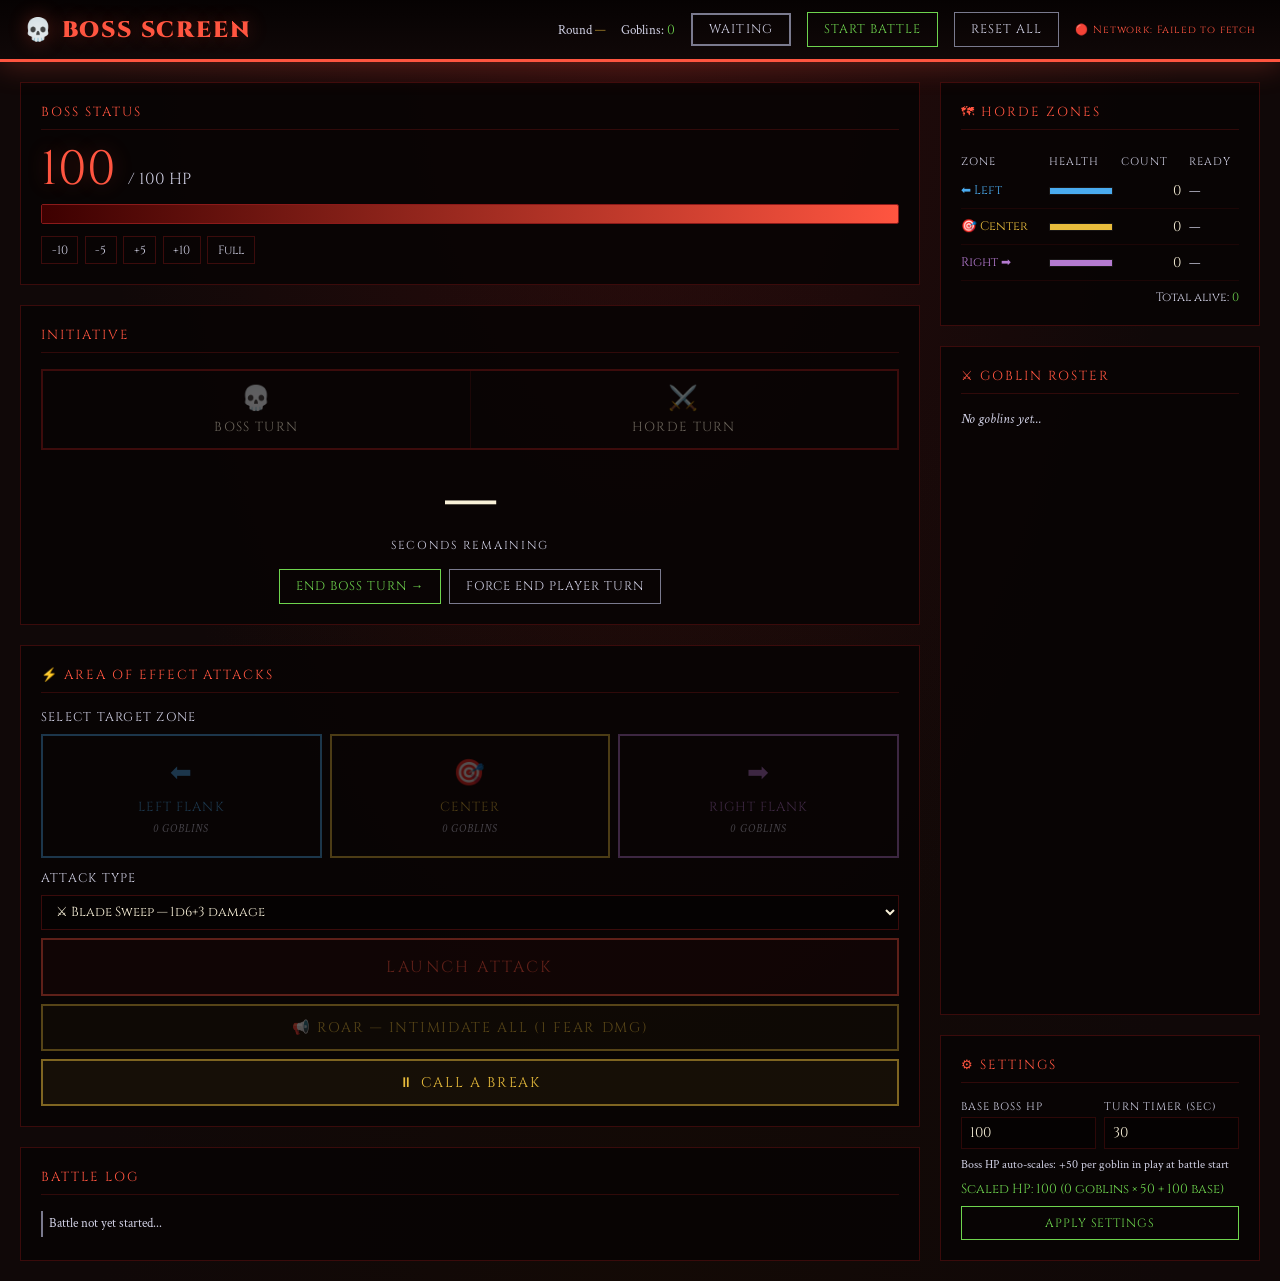
<file: boss.html>
<!DOCTYPE html>
<html lang="en">
<head>
<meta charset="UTF-8">
<meta name="viewport" content="width=device-width, initial-scale=1.0">
<title>GOBLIN RUSH — Boss Screen</title>
<link href="https://fonts.googleapis.com/css2?family=Cinzel:wght@400;700;900&family=Crimson+Text:ital,wght@0,400;0,600;1,400&display=swap" rel="stylesheet">
<style>
:root {
  --boss: #8b1a1a; --boss-bright: #ff5540; --boss-glow: rgba(255,85,64,0.3);
  --gold: #e8bc3c; --gold-bright: #f5c518;
  --goblin: #3a7a2a; --goblin-bright: #6ed44e;
  --stone: #7a7a8e; --stone-light: #d0d0e4;
  --parchment: #f8f0d8;
  --torch: #ff7830; --emerald: #3edc81;
  --sapphire: #4aabef; --violet: #b47ad0;
}
*{margin:0;padding:0;box-sizing:border-box;}
body{background:#100808;background-image:radial-gradient(ellipse at 50% 0%,rgba(139,26,26,0.22)0%,transparent 60%),radial-gradient(ellipse at 50% 100%,rgba(20,10,5,0.8)0%,transparent 60%);color:var(--parchment);font-family:'Crimson Text',serif;font-size:16px;min-height:100vh;}
.top-bar{background:linear-gradient(180deg,#060202 0%,#100808 100%);border-bottom:3px solid var(--boss-bright);padding:0.75rem 1.5rem;display:flex;align-items:center;justify-content:space-between;box-shadow:0 2px 30px var(--boss-glow);position:sticky;top:0;z-index:100;}
.boss-logo{font-family:'Cinzel',serif;font-size:1.4rem;font-weight:900;color:var(--boss-bright);text-shadow:0 0 20px var(--boss-glow);letter-spacing:0.08em;}
.status-pill{font-family:'Cinzel',serif;font-size:0.78rem;letter-spacing:0.1em;padding:0.35rem 1rem;border:2px solid;text-transform:uppercase;}
.layout{display:grid;grid-template-columns:1fr 320px;gap:1.25rem;padding:1.25rem;max-width:1400px;margin:0 auto;}
.panel{background:rgba(8,4,4,0.92);border:1px solid rgba(139,26,26,0.38);padding:1.25rem;}
.panel-title{font-family:'Cinzel',serif;font-size:0.82rem;letter-spacing:0.15em;color:var(--boss-bright);text-transform:uppercase;padding-bottom:0.5rem;border-bottom:1px solid rgba(139,26,26,0.3);margin-bottom:1rem;}
.boss-hp-nums{font-family:'Cinzel',serif;font-size:3rem;color:var(--boss-bright);text-shadow:0 0 20px var(--boss-glow);line-height:1;margin-bottom:0.4rem;}
.boss-hp-track{height:20px;background:rgba(0,0,0,0.6);border:1px solid var(--boss);border-radius:2px;overflow:hidden;margin-bottom:0.75rem;}
.boss-hp-track-fill{height:100%;background:linear-gradient(90deg,#3d0000,var(--boss-bright));transition:width 0.6s ease;}
.initiative-display{display:flex;gap:0;border:2px solid rgba(139,26,26,0.4);margin-bottom:1.25rem;overflow:hidden;}
.init-half{flex:1;padding:0.75rem;text-align:center;font-family:'Cinzel',serif;font-size:0.82rem;letter-spacing:0.1em;text-transform:uppercase;transition:all 0.3s;opacity:0.4;}
.init-half.active{opacity:1;}
.init-boss{border-right:1px solid rgba(139,26,26,0.4);}
.init-boss.active{background:rgba(139,26,26,0.2);color:var(--boss-bright);}
.init-players.active{background:rgba(58,122,42,0.15);color:var(--goblin-bright);}
.init-half .init-icon{font-size:1.5rem;display:block;margin-bottom:0.2rem;}
.big-timer{text-align:center;margin-bottom:1rem;}
.big-timer-num{font-family:'Cinzel',serif;font-size:4rem;font-weight:900;line-height:1;transition:color 0.3s;}
.big-timer-label{font-family:'Cinzel',serif;font-size:0.72rem;letter-spacing:0.15em;text-transform:uppercase;color:var(--stone-light);margin-top:0.25rem;}
.big-timer-num.urgent{color:var(--boss-bright);animation:timerPulse 0.4s ease-in-out infinite alternate;}
.big-timer-num.players-timer{color:var(--goblin-bright);}
@keyframes timerPulse{from{transform:scale(1);}to{transform:scale(1.06);}}
.aoe-grid{display:grid;grid-template-columns:1fr 1fr 1fr;gap:0.5rem;margin-bottom:0.75rem;}
.aoe-btn{font-family:'Cinzel',serif;font-size:0.82rem;letter-spacing:0.08em;text-transform:uppercase;padding:1.25rem 0.5rem;border:2px solid;background:transparent;cursor:pointer;transition:all 0.15s;display:flex;flex-direction:column;align-items:center;gap:0.4rem;}
.aoe-btn .aoe-icon{font-size:1.6rem;}
.aoe-btn .aoe-dmg{font-size:0.68rem;color:var(--stone-light);font-family:'Crimson Text',serif;font-style:italic;}
.aoe-left{border-color:var(--sapphire);color:var(--sapphire);}
.aoe-left:hover,.aoe-left.selected{background:rgba(74,171,239,0.18);box-shadow:0 0 14px rgba(74,171,239,0.25);}
.aoe-center{border-color:var(--gold);color:var(--gold);}
.aoe-center:hover,.aoe-center.selected{background:rgba(232,188,60,0.15);box-shadow:0 0 14px rgba(232,188,60,0.25);}
.aoe-right{border-color:var(--violet);color:var(--violet);}
.aoe-right:hover,.aoe-right.selected{background:rgba(180,122,208,0.18);box-shadow:0 0 14px rgba(180,122,208,0.25);}
.aoe-btn:disabled{opacity:0.3;cursor:not-allowed;}
.aoe-btn.selected{opacity:1!important;}
.boss-action-btn{width:100%;font-family:'Cinzel',serif;font-size:1rem;letter-spacing:0.15em;text-transform:uppercase;padding:1rem;border:2px solid var(--boss-bright);background:rgba(139,26,26,0.18);color:var(--boss-bright);cursor:pointer;transition:all 0.15s;margin-bottom:0.5rem;}
.boss-action-btn:hover:not(:disabled){background:rgba(139,26,26,0.35);box-shadow:0 0 20px var(--boss-glow);}
.boss-action-btn:disabled{opacity:0.35;cursor:not-allowed;}
.roar-btn{width:100%;font-family:'Cinzel',serif;font-size:0.88rem;letter-spacing:0.12em;text-transform:uppercase;padding:0.75rem;border:2px solid var(--gold);background:rgba(232,188,60,0.08);color:var(--gold);cursor:pointer;transition:all 0.15s;}
.roar-btn:hover:not(:disabled){background:rgba(232,188,60,0.18);}
.roar-btn:disabled{opacity:0.35;cursor:not-allowed;}
.break-btn{width:100%;font-family:'Cinzel',serif;font-size:0.88rem;letter-spacing:0.12em;text-transform:uppercase;padding:0.75rem;border:2px solid rgba(232,188,60,0.5);background:rgba(232,188,60,0.06);color:var(--gold);cursor:pointer;transition:all 0.15s;margin-top:0.5rem;}
.break-btn:hover:not(:disabled){background:rgba(232,188,60,0.15);}
.break-btn.active{background:rgba(232,188,60,0.2);border-color:var(--gold-bright);color:var(--gold-bright);}
.break-btn:disabled{opacity:0.35;cursor:not-allowed;}
.zone-row{display:grid;grid-template-columns:80px 1fr 60px 50px;gap:0.5rem;align-items:center;padding:0.5rem 0;border-bottom:1px solid rgba(139,26,26,0.15);font-size:0.85rem;}
.zone-name{font-family:'Cinzel',serif;font-size:0.78rem;}
.zone-bar-bg{height:8px;background:rgba(0,0,0,0.4);border:1px solid rgba(255,255,255,0.08);border-radius:1px;overflow:hidden;}
.zone-bar-fill{height:100%;transition:width 0.4s;}
.zone-count{text-align:right;font-family:'Cinzel',serif;font-size:0.88rem;}
.player-row{display:flex;align-items:center;gap:0.5rem;padding:0.35rem 0.5rem;border:1px solid rgba(255,255,255,0.06);margin-bottom:0.25rem;font-size:0.82rem;transition:background 0.2s;}
.player-row.submitted{background:rgba(58,122,42,0.1);}
.player-row.defending{background:rgba(74,171,239,0.08);}
.player-code{font-family:'Cinzel',serif;font-size:0.85rem;min-width:44px;}
.player-hp-mini{font-family:'Cinzel',serif;font-size:0.8rem;min-width:40px;text-align:right;}
.player-action-icon{font-size:1rem;min-width:20px;text-align:center;}
.player-hp-bar{flex:1;height:6px;background:rgba(0,0,0,0.4);border-radius:1px;overflow:hidden;}
.player-hp-bar-fill{height:100%;background:var(--goblin-bright);transition:width 0.4s;}
.log-area{max-height:280px;overflow-y:auto;}
.log-e{font-size:0.82rem;padding:0.22rem 0.4rem;border-left:2px solid transparent;margin-bottom:0.15rem;line-height:1.5;}
.log-e.damage{border-color:var(--boss-bright);color:#ffd0c8;}
.log-e.action{border-color:var(--goblin-bright);color:#c8ffcc;}
.log-e.info{border-color:var(--stone);color:var(--stone-light);}
.log-e.boss{border-color:var(--torch);color:#ffeaa0;}
.log-e.heal{border-color:var(--emerald);color:#b8ffd8;}
.ctrl-btn{font-family:'Cinzel',serif;font-size:0.78rem;letter-spacing:0.08em;text-transform:uppercase;padding:0.5rem 1rem;border:1px solid;background:transparent;cursor:pointer;transition:all 0.15s;}
.ctrl-btn-start{border-color:var(--goblin-bright);color:var(--goblin-bright);}
.ctrl-btn-start:hover{background:rgba(58,122,42,0.2);}
.ctrl-btn-reset{border-color:var(--stone);color:var(--stone-light);}
.ctrl-btn-reset:hover{background:rgba(100,100,100,0.2);}
.dmg-select{background:rgba(0,0,0,0.4);border:1px solid rgba(139,26,26,0.4);color:var(--parchment);font-family:'Cinzel',serif;font-size:0.82rem;padding:0.4rem 0.6rem;width:100%;margin-bottom:0.5rem;outline:none;}
.hp-adj{display:flex;gap:0.4rem;flex-wrap:wrap;}
.hp-adj-btn{font-family:'Cinzel',serif;font-size:0.75rem;padding:0.3rem 0.6rem;border:1px solid rgba(139,26,26,0.4);background:transparent;color:var(--stone-light);cursor:pointer;transition:all 0.15s;}
.hp-adj-btn:hover{background:rgba(139,26,26,0.2);color:var(--parchment);}
.aoe-label{font-family:'Cinzel',serif;font-size:0.78rem;letter-spacing:0.1em;text-transform:uppercase;color:var(--stone-light);margin-bottom:0.5rem;}
::-webkit-scrollbar{width:6px;}
::-webkit-scrollbar-track{background:#060202;}
::-webkit-scrollbar-thumb{background:var(--boss);border-radius:3px;}
</style>
</head>
<body>

<div class="top-bar">
  <div class="boss-logo">💀 BOSS SCREEN</div>
  <div style="display:flex;gap:1rem;align-items:center">
    <div style="font-size:0.82rem;color:var(--stone-light)">Round <span id="topRound" style="color:var(--gold);font-family:'Cinzel',serif">—</span></div>
    <div style="font-size:0.82rem;color:var(--stone-light)">Goblins: <span id="topGoblins" style="color:var(--goblin-bright);font-family:'Cinzel',serif">0</span></div>
    <div class="status-pill" id="topStatus" style="color:var(--stone-light);border-color:var(--stone)">WAITING</div>
    <button class="ctrl-btn ctrl-btn-start" id="startBtn" onclick="startBattle()">Start Battle</button>
    <button class="ctrl-btn ctrl-btn-reset" onclick="resetGame()">Reset All</button>
    <div id="connStatus" style="font-family:'Cinzel',serif;font-size:0.65rem;letter-spacing:0.08em;color:var(--stone-light);min-width:100px;text-align:right">⏳ Connecting...</div>
  </div>
</div>

<div class="layout">
  <!-- LEFT -->
  <div style="display:flex;flex-direction:column;gap:1.25rem">

    <div class="panel">
      <div class="panel-title">Boss Status</div>
      <div style="display:flex;align-items:baseline;gap:0.75rem;margin-bottom:0.25rem">
        <div class="boss-hp-nums" id="bossHPDisplay">100</div>
        <div style="font-family:'Cinzel',serif;font-size:1rem;color:var(--stone-light)">/ <span id="bossMaxHPDisplay">100</span> HP</div>
      </div>
      <div class="boss-hp-track"><div class="boss-hp-track-fill" id="bossHPFill" style="width:100%"></div></div>
      <div class="hp-adj">
        <button class="hp-adj-btn" onclick="adjustBossHP(-10)">-10</button>
        <button class="hp-adj-btn" onclick="adjustBossHP(-5)">-5</button>
        <button class="hp-adj-btn" onclick="adjustBossHP(5)">+5</button>
        <button class="hp-adj-btn" onclick="adjustBossHP(10)">+10</button>
        <button class="hp-adj-btn" onclick="restoreBossHP()">Full</button>
      </div>
    </div>

    <div class="panel">
      <div class="panel-title">Initiative</div>
      <div class="initiative-display">
        <div class="init-half init-boss" id="initBoss"><span class="init-icon">💀</span>Boss Turn</div>
        <div class="init-half init-players" id="initPlayers"><span class="init-icon">⚔️</span>Horde Turn</div>
      </div>
      <div class="big-timer">
        <div class="big-timer-num" id="bigTimer">—</div>
        <div class="big-timer-label" id="bigTimerLabel">seconds remaining</div>
      </div>
      <div style="display:flex;gap:0.5rem;flex-wrap:wrap;justify-content:center">
        <button class="ctrl-btn ctrl-btn-start" id="endTurnBtn" onclick="endMyTurn()" disabled>End Boss Turn →</button>
        <button class="ctrl-btn ctrl-btn-reset" id="endPlayerTurnBtn" onclick="endPlayerTurn()" disabled>Force End Player Turn</button>
      </div>
    </div>

    <div class="panel">
      <div class="panel-title">⚡ Area of Effect Attacks</div>
      <div class="aoe-label">Select target zone</div>
      <div class="aoe-grid">
        <button class="aoe-btn aoe-left" id="aoeLeft" onclick="selectAOE('left',this)" disabled>
          <span class="aoe-icon">⬅</span>Left Flank
          <span class="aoe-dmg" id="leftZoneCount">0 goblins</span>
        </button>
        <button class="aoe-btn aoe-center" id="aoeCenter" onclick="selectAOE('center',this)" disabled>
          <span class="aoe-icon">🎯</span>Center
          <span class="aoe-dmg" id="centerZoneCount">0 goblins</span>
        </button>
        <button class="aoe-btn aoe-right" id="aoeRight" onclick="selectAOE('right',this)" disabled>
          <span class="aoe-icon">➡</span>Right Flank
          <span class="aoe-dmg" id="rightZoneCount">0 goblins</span>
        </button>
      </div>
      <div class="aoe-label" style="margin-top:0.75rem">Attack type</div>
      <select class="dmg-select" id="attackTypeSelect">
        <option value="sweep">⚔ Blade Sweep — 1d6+3 damage</option>
        <option value="slam">💥 Ground Slam — 2d4+2 damage</option>
        <option value="fire">🔥 Fire Breath — 1d8+4 damage</option>
        <option value="crush">🪨 Crushing Blow — 2d6 damage</option>
      </select>
      <button class="boss-action-btn" id="launchAOEBtn" onclick="launchAOE()" disabled>LAUNCH ATTACK</button>
      <button class="roar-btn" id="roarBtn" onclick="doRoar()" disabled>📢 ROAR — Intimidate All (1 fear dmg)</button>
      <button class="break-btn" id="breakBtn" onclick="toggleBreak()">⏸ CALL A BREAK</button>
    </div>

    <div class="panel">
      <div class="panel-title">Battle Log</div>
      <div class="log-area" id="logArea"><div class="log-e info">Battle not yet started...</div></div>
    </div>
  </div>

  <!-- RIGHT -->
  <div style="display:flex;flex-direction:column;gap:1.25rem">

    <div class="panel">
      <div class="panel-title">🗺 Horde Zones</div>
      <div>
        <div class="zone-row" style="font-family:'Cinzel',serif;font-size:0.68rem;letter-spacing:0.1em;color:var(--stone-light);text-transform:uppercase;border:none;padding-bottom:0.25rem">
          <div>Zone</div><div>Health</div><div>Count</div><div>Ready</div>
        </div>
        <div class="zone-row">
          <div class="zone-name" style="color:var(--sapphire)">⬅ Left</div>
          <div class="zone-bar-bg"><div class="zone-bar-fill" id="leftZoneBar" style="width:100%;background:var(--sapphire)"></div></div>
          <div class="zone-count" id="leftZoneCnt">0</div>
          <div style="font-size:0.72rem;color:var(--stone-light)" id="leftReady">—</div>
        </div>
        <div class="zone-row">
          <div class="zone-name" style="color:var(--gold)">🎯 Center</div>
          <div class="zone-bar-bg"><div class="zone-bar-fill" id="centerZoneBar" style="width:100%;background:var(--gold)"></div></div>
          <div class="zone-count" id="centerZoneCnt">0</div>
          <div style="font-size:0.72rem;color:var(--stone-light)" id="centerReady">—</div>
        </div>
        <div class="zone-row">
          <div class="zone-name" style="color:var(--violet)">Right ➡</div>
          <div class="zone-bar-bg"><div class="zone-bar-fill" id="rightZoneBar" style="width:100%;background:var(--violet)"></div></div>
          <div class="zone-count" id="rightZoneCnt">0</div>
          <div style="font-size:0.72rem;color:var(--stone-light)" id="rightReady">—</div>
        </div>
      </div>
      <div style="font-family:'Cinzel',serif;font-size:0.75rem;color:var(--stone-light);text-align:right;margin-top:0.5rem">
        Total alive: <span id="totalAlive" style="color:var(--goblin-bright)">0</span>
      </div>
    </div>

    <div class="panel" style="flex:1">
      <div class="panel-title">⚔ Goblin Roster</div>
      <div id="playerRoster" style="max-height:500px;overflow-y:auto">
        <div style="color:var(--stone-light);font-style:italic;font-size:0.88rem">No goblins yet...</div>
      </div>
    </div>

    <div class="panel">
      <div class="panel-title">⚙ Settings</div>
      <div style="display:grid;grid-template-columns:1fr 1fr;gap:0.5rem;margin-bottom:0.5rem">
        <div>
          <label style="font-family:'Cinzel',serif;font-size:0.68rem;color:var(--stone-light);letter-spacing:0.08em;text-transform:uppercase;display:block;margin-bottom:3px">Base Boss HP</label>
          <input type="number" id="settingBossHP" value="100" min="10" max="9999"
            style="background:rgba(0,0,0,0.4);border:1px solid rgba(139,26,26,0.3);color:var(--parchment);font-family:'Cinzel',serif;font-size:0.88rem;padding:0.35rem 0.5rem;width:100%;outline:none">
        </div>
        <div>
          <label style="font-family:'Cinzel',serif;font-size:0.68rem;color:var(--stone-light);letter-spacing:0.08em;text-transform:uppercase;display:block;margin-bottom:3px">Turn Timer (sec)</label>
          <input type="number" id="settingTimer" value="30" min="10" max="120"
            style="background:rgba(0,0,0,0.4);border:1px solid rgba(139,26,26,0.3);color:var(--parchment);font-family:'Cinzel',serif;font-size:0.88rem;padding:0.35rem 0.5rem;width:100%;outline:none">
        </div>
      </div>
      <div style="font-size:0.75rem;color:var(--stone-light);margin-bottom:0.5rem">Boss HP auto-scales: +50 per goblin in play at battle start</div>
      <div style="font-size:0.82rem;color:var(--goblin-bright);font-family:'Cinzel',serif;margin-bottom:0.5rem" id="scaledHPPreview">Scaled HP: —</div>
      <button class="ctrl-btn ctrl-btn-start" onclick="applySettings()" style="width:100%;font-size:0.75rem">Apply Settings</button>
    </div>
  </div>
</div>

<script>
const FB_URL='https://dungeon-8db6b-default-rtdb.firebaseio.com/goblinrush';

let _fbOk = null;
function setConnStatus(ok, msg) {
  const el = document.getElementById('connStatus');
  if (!el) return;
  _fbOk = ok;
  el.textContent = ok ? '🟢 Connected' : '🔴 ' + (msg || 'Disconnected');
  el.style.color = ok ? 'var(--goblin-bright)' : 'var(--boss-bright)';
}

const FB={
  get: async(p)=>{
    try{
      const r=await fetch(`${FB_URL}/${p}.json`);
      const text=await r.text();
      if(!r.ok){setConnStatus(false,'Firebase blocked: '+text.slice(0,60));return null;}
      setConnStatus(true,'');
      try{return JSON.parse(text);}catch{return null;}
    }catch(e){setConnStatus(false,'Network: '+e.message);return null;}
  },
  set: async(p,d)=>{
    try{
      const r=await fetch(`${FB_URL}/${p}.json`,{method:'PUT',headers:{'Content-Type':'application/json'},body:JSON.stringify(d)});
      if(!r.ok){const t=await r.text();setConnStatus(false,'Write blocked: '+t.slice(0,60));return false;}
      setConnStatus(true,'');return true;
    }catch(e){setConnStatus(false,'Write error: '+e.message);return false;}
  },
  patch: async(p,d)=>{
    try{
      const r=await fetch(`${FB_URL}/${p}.json`,{method:'PATCH',headers:{'Content-Type':'application/json'},body:JSON.stringify(d)});
      if(!r.ok){const t=await r.text();setConnStatus(false,'Patch blocked: '+t.slice(0,60));return false;}
      setConnStatus(true,'');return true;
    }catch(e){setConnStatus(false,'Patch error: '+e.message);return false;}
  },
  del: async(p)=>{
    try{
      const r=await fetch(`${FB_URL}/${p}.json`,{method:'DELETE'});
      if(!r.ok){setConnStatus(false,'Delete blocked');return false;}
      setConnStatus(true,'');return true;
    }catch(e){setConnStatus(false,'Delete error: '+e.message);return false;}
  },
};

// Test connection on load
(async()=>{
  document.getElementById('connStatus').textContent='⏳ Connecting...';
  await FB.get('_ping');
  if(_fbOk===null)setConnStatus(true,'');
})();

const TIMER_SEC=()=>parseInt(document.getElementById('settingTimer').value)||30;
const roll=(s)=>Math.floor(Math.random()*s)+1;
const rollSum=(n,s)=>Array.from({length:n},()=>roll(s)).reduce((a,b)=>a+b,0);

const attackTypes={
  sweep:()=>({name:'Blade Sweep',dmg:rollSum(1,6)+3,desc:'⚔ slashes across the zone!'}),
  slam:()=>({name:'Ground Slam',dmg:rollSum(2,4)+2,desc:'💥 shakes the ground!'}),
  fire:()=>({name:'Fire Breath',dmg:rollSum(1,8)+4,desc:'🔥 breathes fire across the zone!'}),
  crush:()=>({name:'Crushing Blow',dmg:rollSum(2,6),desc:'🪨 smashes down hard!'}),
};

let gameState=null,allPlayers={};
let selectedAOEZone=null,timerInterval=null,pollInterval=null;
let actionTakenThisTurn=false,onBreak=false;

async function addLog(text,type='info'){
  const gs=gameState||{};
  const log=Array.isArray(gs.log)?gs.log:(gs.log?Object.values(gs.log):[]);
  log.push({text,type,t:Date.now()});
  if(log.length>80)log.splice(0,log.length-80);
  await FB.patch('gameState',{log});
  if(gameState)gameState.log=log;
}

// HP SCALING
function calcScaledHP(baseHP,playerCount){return baseHP+(playerCount*50);}

async function updateScaledPreview(){
  const base=parseInt(document.getElementById('settingBossHP').value)||100;
  const players=await FB.get('players')||{};
  const count=Object.values(players).filter(p=>p.alive).length;
  document.getElementById('scaledHPPreview').textContent=`Scaled HP: ${calcScaledHP(base,count)} (${count} goblins × 50 + ${base} base)`;
}

// START / RESET
async function startBattle(){
  const base=parseInt(document.getElementById('settingBossHP').value)||100;
  const players=await FB.get('players')||{};
  const goblinCount=Object.values(players).filter(p=>p.alive).length;
  const maxHP=calcScaledHP(base,goblinCount);

  const gs={
    status:'boss_turn',bossHP:maxHP,bossMaxHP:maxHP,round:1,
    turnDeadline:Date.now()+TIMER_SEC()*1000,
    log:[{text:`⚔ BATTLE BEGINS! Boss HP: ${maxHP} (${goblinCount} goblins × 50 + ${base} base)`,type:'boss',t:Date.now()}],
  };
  await FB.set('gameState',gs);
  gameState=gs;
  for(const[key,p]of Object.entries(players)){
    await FB.patch(`players/${key}`,{actionSubmitted:false,currentAction:null,alive:true,hp:p.maxHP||20,dmgDealt:0,healGiven:0,revivalChances:3,lastAction:'attack'});
  }
  document.getElementById('startBtn').disabled=true;
  actionTakenThisTurn=false; onBreak=false;
  document.getElementById('breakBtn').classList.remove('active');
  document.getElementById('breakBtn').textContent='⏸ CALL A BREAK';
  startTimer(gs.turnDeadline,true);
  setBossControls(true);
  renderUI();
}

async function resetGame(){
  if(!confirm('Reset entire game? All players cleared.'))return;
  await FB.set('goblinrush',null);
  location.reload();
}

async function applySettings(){
  if(!gameState)return;
  const base=parseInt(document.getElementById('settingBossHP').value)||100;
  const players=await FB.get('players')||{};
  const goblinCount=Object.values(players).filter(p=>p.alive).length;
  const scaled=calcScaledHP(base,goblinCount);
  await FB.patch('gameState',{bossMaxHP:scaled});
  addLog(`Settings: Boss max HP → ${scaled}`, 'info');
}

async function restoreBossHP(){
  if(!gameState)return;
  await FB.patch('gameState',{bossHP:gameState.bossMaxHP});
  gameState.bossHP=gameState.bossMaxHP;
  updateBossHPDisplay(gameState.bossHP,gameState.bossMaxHP);
}

// BREAK
async function toggleBreak(){
  if(!gameState)return;
  if(gameState.status==='break'){
    // Resume
    const deadline=Date.now()+TIMER_SEC()*1000;
    await FB.patch('gameState',{status:'boss_turn',turnDeadline:deadline});
    gameState.status='boss_turn'; gameState.turnDeadline=deadline;
    onBreak=false;
    document.getElementById('breakBtn').classList.remove('active');
    document.getElementById('breakBtn').textContent='⏸ CALL A BREAK';
    setBossControls(true);
    startTimer(deadline,true);
    addLog('▶ Battle resumes!','info');
  } else {
    // Break
    stopTimer();
    await FB.patch('gameState',{status:'break'});
    gameState.status='break';
    onBreak=true;
    document.getElementById('breakBtn').classList.add('active');
    document.getElementById('breakBtn').textContent='▶ RESUME BATTLE';
    setBossControls(false);
    addLog('⏸ Boss calls a break! Battle paused.','info');
  }
}

// AOE
function selectAOE(zone,btn){
  selectedAOEZone=zone;
  document.querySelectorAll('.aoe-btn').forEach(b=>b.classList.remove('selected'));
  btn.classList.add('selected');
  document.getElementById('launchAOEBtn').disabled=false;
}

async function launchAOE(){
  if(!selectedAOEZone||!gameState)return;
  if(gameState.status!=='boss_turn'){alert('Not your turn!');return;}
  const type=document.getElementById('attackTypeSelect').value;
  const atk=attackTypes[type]();
  const zone=selectedAOEZone;
  document.getElementById('launchAOEBtn').disabled=true;
  document.getElementById('roarBtn').disabled=true;

  const players=await FB.get('players')||{};
  let killed=0;
  const logs=[];

  for(const[key,p]of Object.entries(players)){
    if(!p.alive||p.region!==zone)continue;
    const defending=p.lastAction==='defend';
    const dmg=defending?Math.floor(atk.dmg/2):atk.dmg;
    const newHP=Math.max(0,p.hp-dmg);
    const died=newHP<=0;
    // Mark as "down" not dead — revival system handles final death
    const updates={hp:newHP};
    if(died)updates.alive=false;
    await FB.patch(`players/${key}`,updates);
    if(died)killed++;
    logs.push(`  ${p.code}: -${dmg} HP${defending?' (🛡 halved)':''}${died?' 💀 DOWN!':''}`);
  }

  const zoneNames={left:'Left Flank',center:'Center',right:'Right Flank'};
  await addLog(`💀 Boss ${atk.desc} ${zoneNames[zone]}! (${atk.dmg} base dmg)`,'boss');
  for(const l of logs)await addLog(l,'damage');
  if(killed>0)await addLog(`☠ ${killed} goblin${killed>1?'s':''} down!`,'boss');
  actionTakenThisTurn=true;
  selectedAOEZone=null;
  document.querySelectorAll('.aoe-btn').forEach(b=>b.classList.remove('selected'));
}

async function doRoar(){
  if(gameState?.status!=='boss_turn')return;
  document.getElementById('roarBtn').disabled=true;
  await addLog('📢 THE BOSS ROARS! All goblins take 1 fear damage!','boss');
  const players=await FB.get('players')||{};
  for(const[key,p]of Object.entries(players)){
    if(!p.alive)continue;
    const newHP=Math.max(0,p.hp-1);
    const updates={hp:newHP};
    if(newHP<=0)updates.alive=false;
    await FB.patch(`players/${key}`,updates);
  }
  actionTakenThisTurn=true;
}

async function adjustBossHP(delta){
  if(!gameState)return;
  const newHP=Math.max(0,Math.min(gameState.bossMaxHP,(gameState.bossHP||0)+delta));
  await FB.patch('gameState',{bossHP:newHP});
  gameState.bossHP=newHP;
  updateBossHPDisplay(newHP,gameState.bossMaxHP);
}

// TURN MANAGEMENT
async function endMyTurn(){
  if(gameState?.status!=='boss_turn')return;
  stopTimer(); setBossControls(false); actionTakenThisTurn=false;
  const players=await FB.get('players')||{};
  for(const[key,p]of Object.entries(players)){
    if(p.alive)await FB.patch(`players/${key}`,{actionSubmitted:false,currentAction:null});
  }
  const deadline=Date.now()+TIMER_SEC()*1000;
  await FB.patch('gameState',{status:'player_turn',turnDeadline:deadline});
  gameState.status='player_turn'; gameState.turnDeadline=deadline;
  await addLog('⚔ The horde acts! Goblins have '+TIMER_SEC()+' seconds!','info');
  document.getElementById('endTurnBtn').disabled=true;
  document.getElementById('endPlayerTurnBtn').disabled=false;
  startTimer(deadline,false);
}

async function endPlayerTurn(){stopTimer();document.getElementById('endPlayerTurnBtn').disabled=true;await resolvePlayerTurn();}

async function resolvePlayerTurn(){
  const players=await FB.get('players')||{};
  const alive=Object.entries(players).filter(([,p])=>p.alive);
  let bossDmg=0,totalHeal=0;
  const logs=[];

  for(const[key,p]of alive){
    const action=p.actionSubmitted?p.currentAction:p.lastAction;
    const hadDefendLastRound=p.lastAction==='defend';
    await FB.patch(`players/${key}`,{lastAction:action||'attack',actionSubmitted:false});

    if(action==='attack'||!action){
      let dmg=roll(6);
      const bonus=hadDefendLastRound?3:0; // +3 if defended last round
      dmg+=bonus;
      bossDmg+=dmg;
      const bonusNote=bonus>0?' (+3 from defend!)':'';
      logs.push({text:`  ${p.code} attacks for ${dmg} dmg!${bonusNote} ⚔`,type:'action'});
      // Track stats
      await FB.patch(`players/${key}`,{dmgDealt:(p.dmgDealt||0)+dmg});
    } else if(action==='heal'){
      const heal=roll(4);
      const newHP=Math.min(p.maxHP||20,p.hp+heal);
      await FB.patch(`players/${key}`,{hp:newHP,healGiven:(p.healGiven||0)+heal});
      totalHeal+=heal;
      logs.push({text:`  ${p.code} heals for ${heal} HP 💚`,type:'heal'});
    } else if(action==='defend'){
      logs.push({text:`  ${p.code} holds steady! 🛡`,type:'info'});
    }
  }

  if(bossDmg>0){
    const newBossHP=Math.max(0,(gameState.bossHP||0)-bossDmg);
    await FB.patch('gameState',{bossHP:newBossHP});
    gameState.bossHP=newBossHP;
    await addLog(`👺 The horde strikes! Boss takes ${bossDmg} total damage!`,'action');
    updateBossHPDisplay(newBossHP,gameState.bossMaxHP);

    if(newBossHP<=0){
      await addLog('💀 THE BOSS HAS FALLEN! THE HORDE WINS! WAAAGH!','action');
      await FB.patch('gameState',{status:'players_won'});
      updateUI({...gameState,status:'players_won'});
      stopTimer();
      return;
    }
  }

  for(const l of logs)await addLog(l.text,l.type);
  if(totalHeal>0)await addLog(`💚 Goblins healed ${totalHeal} HP total`,'heal');

  // Check all dead
  const refreshed=await FB.get('players')||{};
  const stillAlive=Object.values(refreshed).filter(p=>p.alive).length;
  // Also count those with revival chances left
  const canRevive=Object.values(refreshed).filter(p=>!p.alive&&(p.revivalChances||0)>0).length;
  if(stillAlive===0&&canRevive===0){
    await addLog('💀 All goblins have fallen! The boss wins!','boss');
    await FB.patch('gameState',{status:'boss_won'});
    updateUI({...gameState,status:'boss_won'});
    return;
  }

  const newRound=(gameState.round||1)+1;
  const deadline=Date.now()+TIMER_SEC()*1000;
  await FB.patch('gameState',{status:'boss_turn',round:newRound,turnDeadline:deadline});
  gameState.status='boss_turn'; gameState.round=newRound; gameState.turnDeadline=deadline;
  await addLog(`─── Round ${newRound} — Boss goes first! ───`,'boss');
  actionTakenThisTurn=false;
  setBossControls(true);
  document.getElementById('endPlayerTurnBtn').disabled=true;
  startTimer(deadline,true);
}

// TIMER
function startTimer(deadline,isBoss){
  stopTimer();
  updateTimerDisplay(deadline,isBoss);
  timerInterval=setInterval(async()=>{
    const rem=Math.ceil((deadline-Date.now())/1000);
    updateTimerDisplay(deadline,isBoss);
    if(rem<=0){
      stopTimer();
      if(!isBoss){await resolvePlayerTurn();}
      else{await addLog('Boss turn timer expired — auto-ending.','info');await endMyTurn();}
    }
  },500);
}

function updateTimerDisplay(deadline,isBoss){
  const rem=Math.max(0,Math.ceil((deadline-Date.now())/1000));
  const el=document.getElementById('bigTimer');
  el.textContent=rem;
  el.className='big-timer-num'+(rem<=10?' urgent':isBoss?'':' players-timer');
  document.getElementById('bigTimerLabel').textContent=isBoss?'seconds — boss turn':'seconds — horde turn';
}

function stopTimer(){
  if(timerInterval){clearInterval(timerInterval);timerInterval=null;}
  document.getElementById('bigTimer').textContent='—';
  document.getElementById('bigTimer').className='big-timer-num';
}

// UI
function setBossControls(enabled){
  ['aoeLeft','aoeCenter','aoeRight','roarBtn','endTurnBtn'].forEach(id=>{const el=document.getElementById(id);if(el)el.disabled=!enabled;});
  document.getElementById('launchAOEBtn').disabled=true;
}

function updateBossHPDisplay(hp,maxHP){
  const pct=Math.max(0,(hp/maxHP)*100);
  document.getElementById('bossHPDisplay').textContent=hp;
  document.getElementById('bossMaxHPDisplay').textContent=maxHP;
  document.getElementById('bossHPFill').style.width=pct+'%';
}

function updateUI(gs){
  if(!gs)return;
  const s=gs.status||'waiting';
  const statusEl=document.getElementById('topStatus');
  const initBoss=document.getElementById('initBoss'),initPlayers=document.getElementById('initPlayers');
  document.getElementById('topRound').textContent=gs.round||'—';
  if(s==='boss_turn'){statusEl.textContent='BOSS TURN';statusEl.style.cssText='color:var(--boss-bright);border-color:var(--boss)';initBoss.classList.add('active');initPlayers.classList.remove('active');}
  else if(s==='player_turn'){statusEl.textContent='HORDE TURN';statusEl.style.cssText='color:var(--goblin-bright);border-color:var(--goblin)';initPlayers.classList.add('active');initBoss.classList.remove('active');}
  else if(s==='break'){statusEl.textContent='BREAK';statusEl.style.cssText='color:var(--gold);border-color:var(--gold)';initBoss.classList.remove('active');initPlayers.classList.remove('active');stopTimer();}
  else if(s==='players_won'){statusEl.textContent='HORDE WINS!';statusEl.style.cssText='color:var(--goblin-bright);border-color:var(--goblin)';stopTimer();}
  else if(s==='boss_won'){statusEl.textContent='BOSS WINS!';statusEl.style.cssText='color:var(--boss-bright);border-color:var(--boss)';stopTimer();}
  else{statusEl.textContent='WAITING';statusEl.style.cssText='color:var(--stone-light);border-color:var(--stone)';initBoss.classList.remove('active');initPlayers.classList.remove('active');}
  updateBossHPDisplay(gs.bossHP??100,gs.bossMaxHP??100);
}

function renderRoster(players){
  if(!players)return;
  allPlayers=players;
  const list=document.getElementById('playerRoster');
  const actionIcons={attack:'⚔️',defend:'🛡️',heal:'💚'};
  const regionColors={left:'var(--sapphire)',center:'var(--gold)',right:'var(--violet)'};
  const alive=Object.entries(players).filter(([,p])=>p.alive);
  const dead=Object.entries(players).filter(([,p])=>!p.alive);
  const toHTML=([key,p])=>{
    const pct=Math.max(0,((p.hp||0)/(p.maxHP||20))*100);
    const action=p.currentAction||p.lastAction||'attack';
    const lastDef=p.lastAction==='defend';
    return `<div class="player-row${p.actionSubmitted?' submitted':''}${lastDef?' defending':''}">
      <div class="player-action-icon">${actionIcons[action]||'?'}</div>
      <div>
        <div class="player-code" style="color:${regionColors[p.region]||'var(--parchment)'}">${p.code}</div>
        <div style="font-size:0.65rem;color:var(--stone-light);text-transform:uppercase;letter-spacing:0.06em">${p.region}${lastDef?' · 🛡 DEF':''}</div>
      </div>
      <div class="player-hp-bar"><div class="player-hp-bar-fill" style="width:${pct}%;background:${pct>50?'var(--goblin-bright)':pct>25?'var(--gold)':'var(--boss-bright)'}"></div></div>
      <div class="player-hp-mini">${p.hp||0}/${p.maxHP||20}</div>
      ${p.actionSubmitted?'<div style="font-size:0.65rem;color:var(--emerald);font-family:Cinzel,serif">✓</div>':'<div style="font-size:0.65rem;color:var(--stone-light)">…</div>'}
    </div>`;
  };
  let html=alive.length?alive.map(toHTML).join(''):'';
  if(dead.length)html+=`<div style="font-family:'Cinzel',serif;font-size:0.68rem;letter-spacing:0.1em;color:var(--stone-light);text-transform:uppercase;padding:0.5rem 0 0.25rem;margin-top:0.5rem;border-top:1px solid rgba(255,255,255,0.06)">Down / Fallen</div>`+dead.map(([k,p])=>`<div class="player-row" style="opacity:0.45"><div>💀</div><div class="player-code">${p.code}</div><div style="font-size:0.7rem;color:var(--stone-light)">${p.revivalChances||0} revive left</div></div>`).join('');
  if(!Object.keys(players).length)html='<div style="color:var(--stone-light);font-style:italic;font-size:0.88rem">No goblins yet...</div>';
  list.innerHTML=html;

  const byZone={left:[],center:[],right:[]};
  alive.forEach(([,p])=>{if(byZone[p.region])byZone[p.region].push(p);});
  ['left','center','right'].forEach(z=>{
    const cnt=byZone[z].length;
    const maxHP=byZone[z].reduce((s,p)=>s+(p.maxHP||20),0)||1;
    const curHP=byZone[z].reduce((s,p)=>s+(p.hp||0),0);
    const pct=Math.max(0,(curHP/maxHP)*100);
    const ready=byZone[z].filter(p=>p.actionSubmitted).length;
    document.getElementById(`${z}ZoneBar`).style.width=pct+'%';
    document.getElementById(`${z}ZoneCnt`).textContent=cnt;
    document.getElementById(`${z}ZoneCount`).textContent=`${cnt} goblin${cnt!==1?'s':''}`;
    const el=document.getElementById(`${z}Ready`);
    if(el)el.textContent=gameState?.status==='player_turn'?`${ready}/${cnt}`:'—';
  });
  const totalAlive=alive.length;
  document.getElementById('totalAlive').textContent=totalAlive;
  document.getElementById('topGoblins').textContent=totalAlive;
}

function renderLog(gs){
  if(!gs?.log)return;
  const entries=Array.isArray(gs.log)?gs.log:Object.values(gs.log);
  document.getElementById('logArea').innerHTML=[...entries].reverse().slice(0,50).map(e=>`<div class="log-e ${e.type||'info'}">${e.text}</div>`).join('');
}

async function renderUI(){
  const[gs,players]=await Promise.all([FB.get('gameState'),FB.get('players')]);
  gameState=gs;
  updateUI(gs);
  if(players)renderRoster(players);
  renderLog(gs);
  if(gs?.status==='player_turn'&&!timerInterval&&gs.turnDeadline>Date.now()){
    startTimer(gs.turnDeadline,false);
    document.getElementById('endPlayerTurnBtn').disabled=false;
  }
}

// Scaled HP preview updater
document.getElementById('settingBossHP').addEventListener('input',updateScaledPreview);
updateScaledPreview();
renderUI();
pollInterval=setInterval(renderUI,2000);
</script>
</body>
</html>
</file>
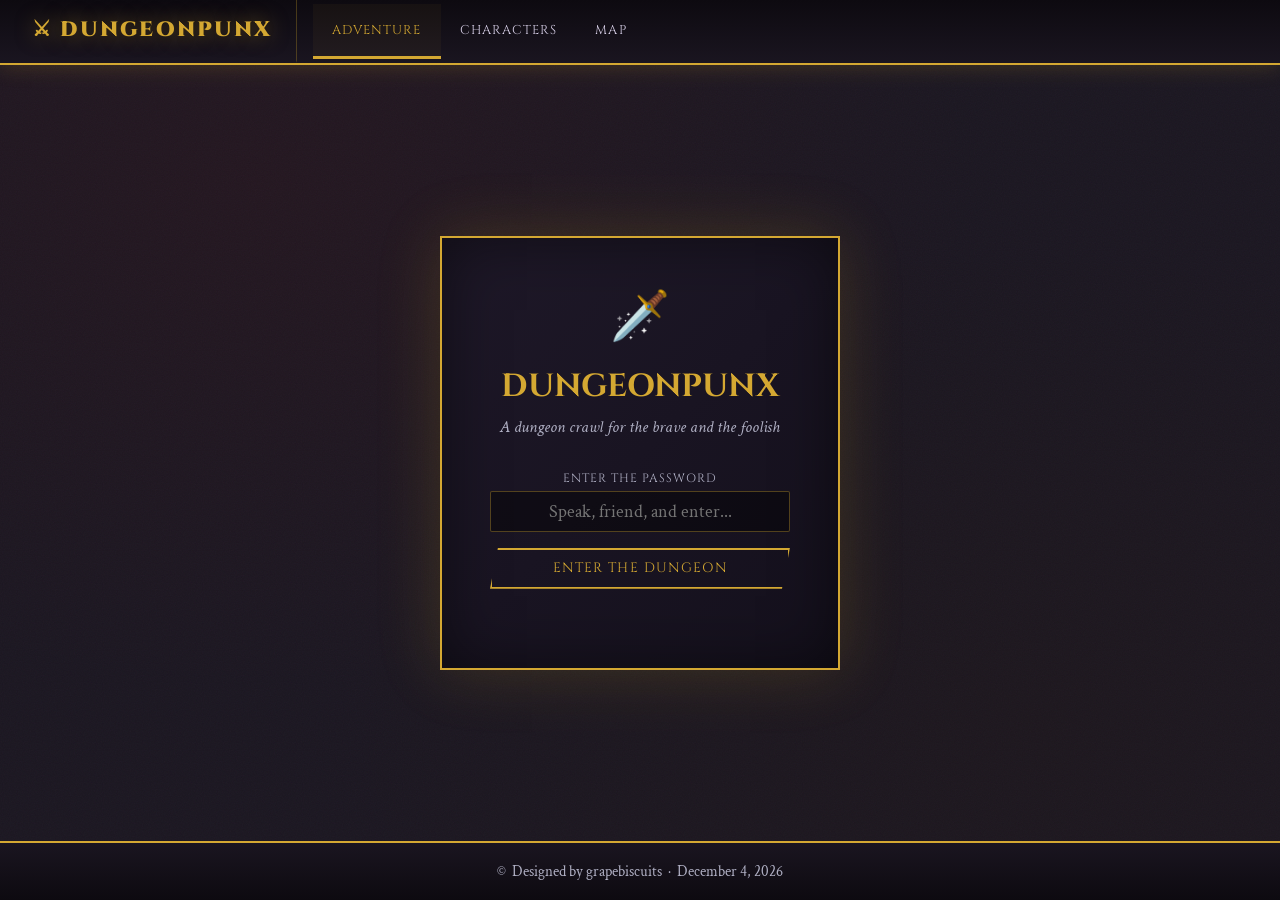
<file: characters.html>
<!DOCTYPE html>
<html lang="en">
<head>
<meta charset="UTF-8">
<meta name="viewport" content="width=device-width, initial-scale=1.0">
<title>Characters — DUNGEONPUNX</title>
<link rel="stylesheet" href="shared.css">
<style>
.chars-container { padding: 1.5rem; flex: 1; }
.chars-header { display: flex; align-items: center; justify-content: space-between; margin-bottom: 1.5rem; flex-wrap: wrap; gap: 1rem; }
.chars-header h1 { font-family: 'Cinzel', serif; font-size: 1.8rem; color: var(--gold); }
.chars-grid { display: grid; grid-template-columns: repeat(auto-fill, minmax(340px, 1fr)); gap: 1rem; margin-bottom: 2rem; }
.char-card { background: linear-gradient(135deg,rgba(20,16,28,.97),rgba(14,10,20,.99)); border: 1px solid rgba(201,162,39,.3); padding: 1.2rem; position: relative; transition: border-color .2s; }
.char-card:hover { border-color: rgba(201,162,39,.6); }
.char-card.locked-card { border-color: rgba(100,90,130,.4); }
.char-card-header { display: flex; align-items: flex-start; justify-content: space-between; margin-bottom: .75rem; }
.char-name { font-family: 'Cinzel', serif; font-size: 1.15rem; color: var(--gold); }
.char-meta { font-size: .82rem; color: var(--stone-light); margin-top: .1rem; }
.char-actions { display: flex; gap: .3rem; flex-wrap: wrap; justify-content: flex-end; }
.stat-grid { display: grid; grid-template-columns: repeat(6,1fr); gap: .4rem; margin: .75rem 0; }
.stat-box { background: rgba(0,0,0,.3); border: 1px solid rgba(201,162,39,.2); text-align: center; padding: .4rem .2rem; }
.stat-abbr { font-family: 'Cinzel', serif; font-size: .6rem; color: var(--stone-light); letter-spacing: .05em; }
.stat-score { font-family: 'Cinzel', serif; font-size: 1.1rem; color: var(--parchment); }
.stat-mod { font-size: .7rem; color: var(--gold); }
.char-vitals { display: flex; gap: .75rem; font-size: .82rem; margin-bottom: .5rem; flex-wrap: wrap; }
.vital { text-align: center; }
.vital-label { font-family: 'Cinzel', serif; font-size: .6rem; color: var(--stone-light); letter-spacing: .08em; }
.vital-val { font-family: 'Cinzel', serif; font-size: 1rem; color: var(--parchment); }
.loot-chip { display: inline-block; background: rgba(201,162,39,.1); border: 1px solid rgba(201,162,39,.3); color: var(--gold); font-size: .72rem; padding: .15rem .5rem; margin: .15rem; border-radius: 2px; }
.xp-bar-bg { height: 8px; background: rgba(0,0,0,.4); border: 1px solid rgba(201,162,39,.2); margin: 4px 0; }
.xp-bar-fill { height: 100%; background: linear-gradient(90deg,#7b68ee,#9b88ff); transition: width .5s; }
.sheet-modal { position: fixed; inset: 0; background: rgba(0,0,0,.9); z-index: 200; display: flex; align-items: flex-start; justify-content: center; overflow-y: auto; padding: 2rem 1rem; }
.sheet-box { background: linear-gradient(135deg,#1e1828,#14101c); border: 2px solid var(--gold); padding: 2rem; width: 100%; max-width: 750px; box-shadow: 0 0 60px rgba(201,162,39,.2); }
.sheet-box h2 { font-family: 'Cinzel', serif; font-size: 1.5rem; color: var(--gold); margin-bottom: 1.5rem; text-align: center; }
.form-grid { display: grid; grid-template-columns: 1fr 1fr; gap: .75rem; margin-bottom: 1rem; }
.form-grid-3 { display: grid; grid-template-columns: 1fr 1fr 1fr; gap: .75rem; margin-bottom: 1rem; }
.form-group { margin-bottom: .75rem; }
.ability-grid { display: grid; grid-template-columns: repeat(6,1fr); gap: .5rem; margin-bottom: 1rem; }
.ability-input-box { text-align: center; }
.ability-input-box label { font-size: .65rem; }
.ability-input-box input { text-align: center; font-size: 1.1rem; padding: .4rem .3rem; }
.skills-checkboxes { display: grid; grid-template-columns: repeat(3,1fr); gap: .25rem; font-size: .8rem; }
.skill-check { display: flex; align-items: center; gap: .4rem; cursor: pointer; }
.skill-check input[type=checkbox] { width: auto; accent-color: var(--gold); }
.pin-badge { display: inline-block; font-size: .65rem; padding: .15rem .5rem; border: 1px solid rgba(100,90,140,.5); color: rgba(180,170,220,.7); margin-left: .4rem; font-family: 'Cinzel', serif; letter-spacing: .08em; }
.edition-tag { display: inline-block; font-family: 'Cinzel', serif; font-size: .6rem; letter-spacing: .1em; padding: .15rem .5rem; border: 1px solid var(--stone-light); color: var(--stone-light); text-transform: uppercase; margin-left: .4rem; }
</style>
</head>
<body>
<nav>
  <a href="index.html" class="nav-brand">⚔ DUNGEONPUNX</a>
  <a href="index.html">Adventure</a>
  <a href="characters.html" class="active">Characters</a>
  <a href="map.html">Map</a>
</nav>

<div class="chars-container">
  <div class="chars-header">
    <div>
      <h1>Character Sheets</h1>
      <div id="editionBadge" style="color:var(--stone-light);font-style:italic;font-size:.9rem">Loading...</div>
    </div>
    <div style="display:flex;gap:.5rem">
      <button class="btn btn-success" onclick="openNewChar()">+ New Character</button>
    </div>
  </div>
  <div id="loadingMsg" style="text-align:center;padding:3rem;color:var(--stone-light);font-style:italic">Loading characters from the ether...</div>
  <div id="charGrid" class="chars-grid" style="display:none"></div>
</div>

<!-- PIN UNLOCK MODAL -->
<div id="pinModal" class="modal-overlay" style="display:none">
  <div class="modal-box" style="max-width:360px">
    <div style="font-size:2rem;margin-bottom:.75rem">🔒</div>
    <h2 style="font-size:1.3rem">Character Locked</h2>
    <p style="font-size:.9rem;margin-bottom:1rem"><span id="pinCharName" style="color:var(--gold)"></span> is PIN protected.</p>
    <input type="password" id="pinInput" placeholder="Enter PIN..." style="text-align:center;font-size:1.3rem;letter-spacing:.2em;margin-bottom:1rem" maxlength="8" onkeydown="if(event.key==='Enter')checkPin()">
    <div id="pinError" style="color:var(--blood-bright);font-size:.85rem;margin-bottom:.75rem;min-height:1.2rem"></div>
    <div style="display:flex;gap:.75rem;justify-content:center">
      <button class="btn btn-success" onclick="checkPin()">Unlock</button>
      <button class="btn" onclick="document.getElementById('pinModal').style.display='none'">Cancel</button>
    </div>
  </div>
</div>

<!-- SHEET EDITOR MODAL -->
<div id="sheetModal" class="sheet-modal" style="display:none">
  <div class="sheet-box fade-in">
    <h2 id="sheetModalTitle">New Character</h2>

    <div style="font-family:'Cinzel',serif;font-size:.75rem;color:var(--gold);letter-spacing:.1em;margin-bottom:.5rem">IDENTITY</div>
    <div class="form-grid">
      <div class="form-group"><label>Character Name</label><input type="text" id="f_name" placeholder="Enter name..."></div>
      <div class="form-group"><label>Player Name</label><input type="text" id="f_player" placeholder="Player name..."></div>
      <div class="form-group"><label>Race</label><select id="f_race"></select></div>
      <div class="form-group"><label>Class</label><select id="f_class" onchange="calcDerived()"></select></div>
      <div class="form-group"><label>Alignment</label><select id="f_alignment"></select></div>
      <div class="form-group"><label>Background</label><input type="text" id="f_background" placeholder="e.g. Soldier, Sage..."></div>
    </div>

    <div class="form-grid-3">
      <div class="form-group"><label>Level (1–20)</label><input type="number" id="f_level" min="1" max="20" value="1" oninput="calcDerived()"></div>
      <div class="form-group"><label>Experience Points</label><input type="number" id="f_xp" min="0" value="0"></div>
      <div class="form-group"><label>Proficiency Bonus</label><input type="text" id="f_prof" readonly placeholder="+2"></div>
    </div>

    <hr class="divider">
    <div style="font-family:'Cinzel',serif;font-size:.75rem;color:var(--gold);letter-spacing:.1em;margin-bottom:.75rem">ABILITY SCORES</div>
    <div class="ability-grid" id="abilityGrid"></div>

    <hr class="divider">
    <div style="font-family:'Cinzel',serif;font-size:.75rem;color:var(--gold);letter-spacing:.1em;margin-bottom:.75rem">COMBAT</div>
    <div class="form-grid-3">
      <div class="form-group"><label>Max HP</label><input type="number" id="f_maxHP" min="1" value="10"></div>
      <div class="form-group"><label>Current HP</label><input type="number" id="f_currentHP" min="0" value="10"></div>
      <div class="form-group"><label>Temp HP</label><input type="number" id="f_tempHP" min="0" value="0"></div>
      <div class="form-group"><label>Armor Class</label><input type="number" id="f_ac" min="1" value="10"></div>
      <div class="form-group"><label>Speed (ft)</label><input type="number" id="f_speed" min="0" value="30"></div>
      <div class="form-group"><label>Initiative</label><input type="number" id="f_initiative" value="0"></div>
      <div class="form-group" style="display:flex;align-items:center;gap:.75rem;padding-top:1.2rem;grid-column:span 2">
        <input type="checkbox" id="f_inspiration" style="width:auto;accent-color:var(--gold-bright);width:18px;height:18px">
        <label for="f_inspiration" style="display:inline;font-size:.82rem;color:var(--parchment);text-transform:none;letter-spacing:0;cursor:pointer">✦ Has Inspiration Token</label>
      </div>
    </div>

    <hr class="divider">
    <div style="font-family:'Cinzel',serif;font-size:.75rem;color:var(--gold);letter-spacing:.1em;margin-bottom:.75rem">SAVING THROWS</div>
    <div id="savingThrowChecks" class="skills-checkboxes" style="grid-template-columns:repeat(3,1fr);margin-bottom:1rem"></div>

    <hr class="divider">
    <div style="font-family:'Cinzel',serif;font-size:.75rem;color:var(--gold);letter-spacing:.1em;margin-bottom:.75rem">SKILL PROFICIENCIES</div>
    <div id="skillChecks" class="skills-checkboxes"></div>

    <hr class="divider">
    <div style="font-family:'Cinzel',serif;font-size:.75rem;color:var(--gold);letter-spacing:.1em;margin-bottom:.75rem">SECURITY & NOTES</div>
    <div class="form-grid">
      <div class="form-group">
        <label>Character PIN (optional, 4-8 digits)</label>
        <input type="password" id="f_pin" placeholder="Leave blank for no lock..." maxlength="8">
        <div style="font-size:.72rem;color:var(--stone-light);margin-top:.2rem">Set a PIN to prevent others from editing this character.</div>
      </div>
      <div class="form-group">
        <label>Confirm PIN</label>
        <input type="password" id="f_pinConfirm" placeholder="Repeat PIN..." maxlength="8">
      </div>
    </div>
    <div class="form-group"><label>Inventory (one item per line)</label><textarea id="f_inventory" rows="3" placeholder="Longsword&#10;Chain mail&#10;Explorer's pack..."></textarea></div>
    <div class="form-group"><label>Notes & Backstory</label><textarea id="f_notes" rows="3" placeholder="Character history, traits..."></textarea></div>

    <div style="display:flex;gap:1rem;justify-content:center;margin-top:1.5rem">
      <button class="btn btn-success" onclick="saveChar()">Save Character</button>
      <button class="btn" onclick="closeSheetModal()">Cancel</button>
    </div>
  </div>
</div>

<!-- INSPIRATION MODAL -->
<div id="inspirationModal" class="modal-overlay" style="display:none" data-char-key="">
  <div class="modal-box" style="max-width:400px">
    <div style="font-size:2.5rem;margin-bottom:.75rem;animation:torchFlicker 2s infinite">✦</div>
    <h2>Inspiration</h2>
    <p style="font-size:.95rem;margin-bottom:.5rem"><span id="inspModalName" style="color:var(--gold)"></span> has an Inspiration token!</p>
    <p style="font-size:.85rem;color:var(--stone-light);margin-bottom:1.25rem">Spend it to roll a d20 with advantage — take the higher of two rolls.</p>
    <div id="inspModalResult"></div>
    <div style="display:flex;gap:.75rem;justify-content:center;margin-top:1rem;flex-wrap:wrap">
      <button id="useInspirationBtn" class="btn btn-success" onclick="rollWithAdvantage()">🎲 Roll with Advantage</button>
      <button class="btn" onclick="closeInspirationModal()">Cancel</button>
    </div>
  </div>
</div>

<footer>
  <span><a href="thanks.html" class="copyright" title="">©</a>&nbsp; Designed by grapebiscuits &nbsp;·&nbsp; <span id="footerDate"></span></span>
</footer>

<script src="engine.js"></script>
<script>
const E = DungeonEngine;
let editingKey = null; // Firebase key
let unlockedKeys = new Set(); // session-unlocked chars
let currentEdition = '5e';

document.getElementById('footerDate').textContent = new Date().toLocaleDateString('en-US',{year:'numeric',month:'long',day:'numeric'});

async function init() {
  if (!E.AUTH.check()) { window.location.href = 'index.html'; return; }
  const settings = await E.getAdminSettings();
  currentEdition = settings.edition || '5e';
  const edData = currentEdition === '1e' ? E.D1E : E.D5E;
  document.getElementById('editionBadge').textContent = currentEdition === '1e' ? 'AD&D 1st Edition Rules' : 'D&D 5th Edition Rules';
  buildFormSelects(edData);
  buildAbilityGrid(edData);
  buildSavingThrowChecks(edData);
  buildSkillChecks(edData);
  await renderChars();
}

function buildFormSelects(ed) {
  document.getElementById('f_race').innerHTML = ed.races.map(r=>`<option>${r}</option>`).join('');
  document.getElementById('f_class').innerHTML = ed.classes.map(c=>`<option>${c}</option>`).join('');
  document.getElementById('f_alignment').innerHTML = ed.alignments.map(a=>`<option>${a}</option>`).join('');
}

function buildAbilityGrid(ed) {
  document.getElementById('abilityGrid').innerHTML = ed.abilityScores.map(ab=>`
    <div class="ability-input-box">
      <label>${ed.abilityAbbr[ab]}</label>
      <input type="number" id="ab_${ab}" min="1" max="30" value="10" oninput="calcDerived()" style="padding:.3rem">
      <div style="font-size:.7rem;color:var(--gold);text-align:center;margin-top:2px" id="mod_${ab}">+0</div>
    </div>`).join('');
}

function buildSavingThrowChecks(ed) {
  document.getElementById('savingThrowChecks').innerHTML = ed.savingThrows.map(st=>`
    <label class="skill-check"><input type="checkbox" id="st_${st.replace(/[^a-z]/gi,'_')}"> ${st}</label>`).join('');
}

function buildSkillChecks(ed) {
  document.getElementById('skillChecks').innerHTML = ed.skills.map(sk=>`
    <label class="skill-check"><input type="checkbox" id="sk_${sk.replace(/\s/g,'_')}"> ${sk}</label>`).join('');
}

function calcDerived() {
  const level = parseInt(document.getElementById('f_level').value)||1;
  const cls = document.getElementById('f_class').value;
  if (currentEdition === '5e') {
    document.getElementById('f_prof').value = '+' + E.D5E.proficiencyBonus(level);
  } else {
    document.getElementById('f_prof').value = 'THAC0 ' + E.D1E.thac0(level, cls);
  }
  const ed = currentEdition === '1e' ? E.D1E : E.D5E;
  ed.abilityScores.forEach(ab => {
    const score = parseInt(document.getElementById(`ab_${ab}`)?.value)||10;
    const mod = E.DICE.modifier(score);
    const el = document.getElementById(`mod_${ab}`);
    if (el) el.textContent = (mod>=0?'+':'')+mod;
  });
}

async function renderChars() {
  document.getElementById('loadingMsg').style.display = 'block';
  document.getElementById('charGrid').style.display = 'none';
  const chars = await E.getCharacters();
  const grid = document.getElementById('charGrid');
  document.getElementById('loadingMsg').style.display = 'none';
  grid.style.display = 'grid';

  if (!chars.length) {
    grid.innerHTML = '<div style="color:var(--stone-light);font-style:italic;grid-column:1/-1;text-align:center;padding:3rem">No characters yet. Create your first hero!</div>';
    return;
  }

  const ed = currentEdition === '1e' ? E.D1E : E.D5E;
  grid.innerHTML = chars.map(c => {
    const isLocked = c.pinHash && !unlockedKeys.has(c._fbKey);
    const xpCur = c.xp||0;
    const nextXP = E.D5E.xpByLevel[c.level]||999999;
    const prevXP = E.D5E.xpByLevel[(c.level||1)-1]||0;
    const xpPct = Math.min(100, ((xpCur-prevXP)/(nextXP-prevXP))*100);
    const hpPct = Math.max(0, (c.currentHP/c.maxHP)*100);
    return `
    <div class="char-card ${isLocked?'locked-card':''}">
      <div class="char-card-header">
        <div>
          <div class="char-name">${c.name}${c.pinHash?'<span class="pin-badge">🔒 PIN</span>':''}
            <span class="edition-tag">${c.edition||'5e'}</span>
          </div>
          <div class="char-meta">${c.race} ${c.class} · Level ${c.level}${c.alignment?' · '+c.alignment:''}</div>
        </div>
        <div class="char-actions">
          ${c.inspiration?`<button class="btn btn-sm" onclick="showAdvantageModal('${c._fbKey}','${c.name}')" style="border-color:var(--gold-bright);color:var(--gold-bright);background:rgba(241,196,15,.15)">✦ Inspired</button>`:''}
          <button class="btn btn-sm" onclick="tryEdit('${c._fbKey}')">Edit</button>
        </div>
      </div>
      <div class="char-vitals">
        <div class="vital"><div class="vital-label">HP</div><div class="vital-val">${c.currentHP}/${c.maxHP}</div></div>
        <div class="vital"><div class="vital-label">AC</div><div class="vital-val">${c.ac}</div></div>
        <div class="vital"><div class="vital-label">Speed</div><div class="vital-val">${c.speed}ft</div></div>
        ${currentEdition==='5e'?`<div class="vital"><div class="vital-label">Prof</div><div class="vital-val">+${E.D5E.proficiencyBonus(c.level)}</div></div>`:`<div class="vital"><div class="vital-label">THAC0</div><div class="vital-val">${E.D1E.thac0(c.level,c.class)}</div></div>`}
        ${c.inspiration?`<div class="vital"><div class="vital-label" style="color:var(--gold)">Inspo</div><div class="vital-val" style="color:var(--gold-bright);animation:torchFlicker 2s infinite">✦</div></div>`:''}
      </div>
      <div class="hp-bar-bg"><div class="hp-bar-fill" style="width:${hpPct}%;background:${hpPct>50?'linear-gradient(90deg,#1a6b3a,#27ae60)':hpPct>25?'linear-gradient(90deg,#8b6914,#c9a227)':'linear-gradient(90deg,#5a0a0a,#c0392b)'}"></div></div>
      <div class="stat-grid">
        ${ed.abilityScores.map(ab=>{const s=c.abilities?.[ab]||10;const m=E.DICE.modifier(s);return`<div class="stat-box"><div class="stat-abbr">${ed.abilityAbbr[ab]}</div><div class="stat-score">${s}</div><div class="stat-mod">${m>=0?'+':''}${m}</div></div>`;}).join('')}
      </div>
      <div style="margin-bottom:.5rem">
        <div style="font-size:.72rem;color:var(--stone-light);margin-bottom:2px">XP: ${xpCur.toLocaleString()} / ${nextXP.toLocaleString()}</div>
        <div class="xp-bar-bg"><div class="xp-bar-fill" style="width:${xpPct}%"></div></div>
      </div>
      ${(c.loot&&c.loot.length)?`<div style="margin-top:.5rem">${c.loot.slice(0,4).map(l=>`<span class="loot-chip">${l}</span>`).join('')}${c.loot.length>4?`<span class="loot-chip">+${c.loot.length-4}</span>`:''}</div>`:''}
    </div>`;
  }).join('');
}

// ---- PIN FLOW ----
let pendingEditKey = null;
function tryEdit(fbKey) {
  const chars = []; // will be fetched async
  (async () => {
    const allChars = await E.getCharacters();
    const char = allChars.find(c => c._fbKey === fbKey);
    if (!char) return;
    if (char.pinHash && !unlockedKeys.has(fbKey)) {
      pendingEditKey = fbKey;
      document.getElementById('pinCharName').textContent = char.name;
      document.getElementById('pinInput').value = '';
      document.getElementById('pinError').textContent = '';
      document.getElementById('pinModal').style.display = 'flex';
    } else {
      openEditChar(fbKey);
    }
  })();
}

async function checkPin() {
  const pin = document.getElementById('pinInput').value;
  if (!pin) { document.getElementById('pinError').textContent = 'Please enter your PIN.'; return; }
  const allChars = await E.getCharacters();
  const char = allChars.find(c => c._fbKey === pendingEditKey);
  if (!char) return;
  if (E.hashPin(pin) === char.pinHash) {
    unlockedKeys.add(pendingEditKey);
    document.getElementById('pinModal').style.display = 'none';
    openEditChar(pendingEditKey);
  } else {
    document.getElementById('pinError').textContent = 'Incorrect PIN. Try again.';
    document.getElementById('pinInput').value = '';
  }
}

// ---- EDITOR ----
function openNewChar() {
  editingKey = null;
  document.getElementById('sheetModalTitle').textContent = 'New Character';
  clearForm();
  document.getElementById('sheetModal').style.display = 'flex';
}

async function openEditChar(fbKey) {
  const allChars = await E.getCharacters();
  const char = allChars.find(c => c._fbKey === fbKey);
  if (!char) return;
  editingKey = fbKey;
  document.getElementById('sheetModalTitle').textContent = `Edit: ${char.name}`;
  populateForm(char);
  document.getElementById('sheetModal').style.display = 'flex';
}

function clearForm() {
  ['f_name','f_player','f_background','f_pin','f_pinConfirm','f_notes','f_inventory'].forEach(id => { const el=document.getElementById(id); if(el) el.value=''; });
  ['f_level','f_xp'].forEach(id => { const el=document.getElementById(id); if(el) el.value=id==='f_level'?1:0; });
  ['f_maxHP','f_currentHP'].forEach(id => { const el=document.getElementById(id); if(el) el.value=10; });
  ['f_tempHP'].forEach(id => { const el=document.getElementById(id); if(el) el.value=0; });
  ['f_ac'].forEach(id => { const el=document.getElementById(id); if(el) el.value=10; });
  ['f_speed'].forEach(id => { const el=document.getElementById(id); if(el) el.value=30; });
  ['f_initiative'].forEach(id => { const el=document.getElementById(id); if(el) el.value=0; });
  document.getElementById('f_inspiration').checked = false;
  const ed = currentEdition === '1e' ? E.D1E : E.D5E;
  ed.abilityScores.forEach(ab => { const el=document.getElementById(`ab_${ab}`); if(el) el.value=10; });
  calcDerived();
}

function populateForm(c) {
  document.getElementById('f_name').value = c.name||'';
  document.getElementById('f_player').value = c.playerName||'';
  const raceEl = document.getElementById('f_race'); if(raceEl) raceEl.value = c.race||'Human';
  const clsEl = document.getElementById('f_class'); if(clsEl) clsEl.value = c.class||'Fighter';
  const almEl = document.getElementById('f_alignment'); if(almEl) almEl.value = c.alignment||'True Neutral';
  document.getElementById('f_background').value = c.background||'';
  document.getElementById('f_level').value = c.level||1;
  document.getElementById('f_xp').value = c.xp||0;
  document.getElementById('f_maxHP').value = c.maxHP||10;
  document.getElementById('f_currentHP').value = c.currentHP||c.maxHP||10;
  document.getElementById('f_tempHP').value = c.tempHP||0;
  document.getElementById('f_ac').value = c.ac||10;
  document.getElementById('f_speed').value = c.speed||30;
  document.getElementById('f_initiative').value = c.initiative||0;
  document.getElementById('f_inspiration').checked = c.inspiration||false;
  document.getElementById('f_pin').value = '';
  document.getElementById('f_pinConfirm').value = '';
  document.getElementById('f_inventory').value = (c.inventory||[]).join('\n');
  document.getElementById('f_notes').value = c.notes||'';
  const ed = currentEdition === '1e' ? E.D1E : E.D5E;
  ed.abilityScores.forEach(ab => { const el=document.getElementById(`ab_${ab}`); if(el) el.value=c.abilities?.[ab]||10; });
  ed.savingThrows.forEach(st => { const el=document.getElementById(`st_${st.replace(/[^a-z]/gi,'_')}`); if(el) el.checked=(c.savingThrows||[]).includes(st); });
  ed.skills.forEach(sk => { const el=document.getElementById(`sk_${sk.replace(/\s/g,'_')}`); if(el) el.checked=(c.skills||[]).includes(sk); });
  calcDerived();
}

async function saveChar() {
  const name = document.getElementById('f_name').value.trim();
  if (!name) { alert('Character name required.'); return; }
  const pin = document.getElementById('f_pin').value;
  const pinConfirm = document.getElementById('f_pinConfirm').value;
  if (pin && pin !== pinConfirm) { alert('PINs do not match.'); return; }
  if (pin && (pin.length < 4 || !/^\d+$/.test(pin))) { alert('PIN must be 4-8 digits.'); return; }

  const ed = currentEdition === '1e' ? E.D1E : E.D5E;
  const level = parseInt(document.getElementById('f_level').value)||1;
  const maxHP = parseInt(document.getElementById('f_maxHP').value)||10;
  const abilities = {};
  ed.abilityScores.forEach(ab => { abilities[ab] = parseInt(document.getElementById(`ab_${ab}`)?.value)||10; });
  const savingThrows = ed.savingThrows.filter(st => document.getElementById(`st_${st.replace(/[^a-z]/gi,'_')}`)?.checked);
  const skills = ed.skills.filter(sk => document.getElementById(`sk_${sk.replace(/\s/g,'_')}`)?.checked);

  // Get existing char data (to preserve loot/conditions etc)
  let existingChar = {};
  if (editingKey) {
    const allChars = await E.getCharacters();
    existingChar = allChars.find(c => c._fbKey === editingKey) || {};
  }

  const charData = {
    ...existingChar,
    name, edition: currentEdition,
    playerName: document.getElementById('f_player').value,
    race: document.getElementById('f_race').value,
    class: document.getElementById('f_class').value,
    alignment: document.getElementById('f_alignment').value,
    background: document.getElementById('f_background').value,
    level, xp: parseInt(document.getElementById('f_xp').value)||0,
    maxHP, currentHP: parseInt(document.getElementById('f_currentHP').value)||maxHP,
    tempHP: parseInt(document.getElementById('f_tempHP').value)||0,
    ac: parseInt(document.getElementById('f_ac').value)||10,
    speed: parseInt(document.getElementById('f_speed').value)||30,
    initiative: parseInt(document.getElementById('f_initiative').value)||0,
    inspiration: document.getElementById('f_inspiration').checked,
    abilities, savingThrows, skills,
    inventory: document.getElementById('f_inventory').value.split('\n').map(s=>s.trim()).filter(Boolean),
    notes: document.getElementById('f_notes').value,
  };

  // Handle PIN
  if (pin) {
    charData.pinHash = E.hashPin(pin);
    if (editingKey) unlockedKeys.add(editingKey); // keep unlocked after save
  } else if (!pin && editingKey) {
    // Clearing PIN: keep existing if field left blank and char had one
    if (existingChar.pinHash && !document.getElementById('f_pin').value) {
      charData.pinHash = existingChar.pinHash;
    }
  }

  const saved = await E.saveCharacter(charData);
  closeSheetModal();
  await renderChars();
}

function closeSheetModal() {
  document.getElementById('sheetModal').style.display = 'none';
  editingKey = null;
}

// ---- INSPIRATION ----
function showAdvantageModal(fbKey, name) {
  document.getElementById('inspirationModal').dataset.charKey = fbKey;
  document.getElementById('inspModalName').textContent = name;
  document.getElementById('inspModalResult').innerHTML = '';
  document.getElementById('useInspirationBtn').textContent = '🎲 Roll with Advantage';
  document.getElementById('inspirationModal').style.display = 'flex';
}

async function rollWithAdvantage() {
  const r1 = E.DICE.roll(20), r2 = E.DICE.roll(20);
  const best = Math.max(r1, r2);
  document.getElementById('inspModalResult').innerHTML = `
    <div style="font-family:'Cinzel',serif;margin:1rem 0">
      <div style="display:flex;gap:1.5rem;justify-content:center;align-items:center;margin-bottom:.75rem">
        <div style="text-align:center"><div style="font-size:.7rem;color:var(--stone-light);letter-spacing:.1em;margin-bottom:.3rem">ROLL 1</div>
          <div style="font-size:2.2rem;color:${r1===best?'var(--gold-bright)':'var(--stone-light)'}">${r1}</div></div>
        <div style="color:var(--stone-light);font-size:1.2rem">vs</div>
        <div style="text-align:center"><div style="font-size:.7rem;color:var(--stone-light);letter-spacing:.1em;margin-bottom:.3rem">ROLL 2</div>
          <div style="font-size:2.2rem;color:${r2===best?'var(--gold-bright)':'var(--stone-light)'}">${r2}</div></div>
      </div>
      <div style="font-size:.75rem;color:var(--stone-light);margin-bottom:.5rem">RESULT</div>
      <div style="font-size:3rem;color:var(--gold);text-shadow:0 0 20px rgba(201,162,39,.6)">${best}</div>
      ${best===20?'<div style="color:var(--gold-bright);font-size:.9rem;margin-top:.5rem;animation:torchFlicker 1s infinite">⚡ NATURAL 20!</div>':''}
    </div>`;
  // Spend inspiration
  const fbKey = document.getElementById('inspirationModal').dataset.charKey;
  const allChars = await E.getCharacters();
  const char = allChars.find(c => c._fbKey === fbKey);
  if (char) { char.inspiration = false; await E.saveCharacter(char); }
  document.getElementById('useInspirationBtn').textContent = '🎲 Roll Again';
  renderChars();
}

function closeInspirationModal() {
  document.getElementById('inspirationModal').style.display = 'none';
  renderChars();
}

init();
</script>
</body>
</html>
</file>
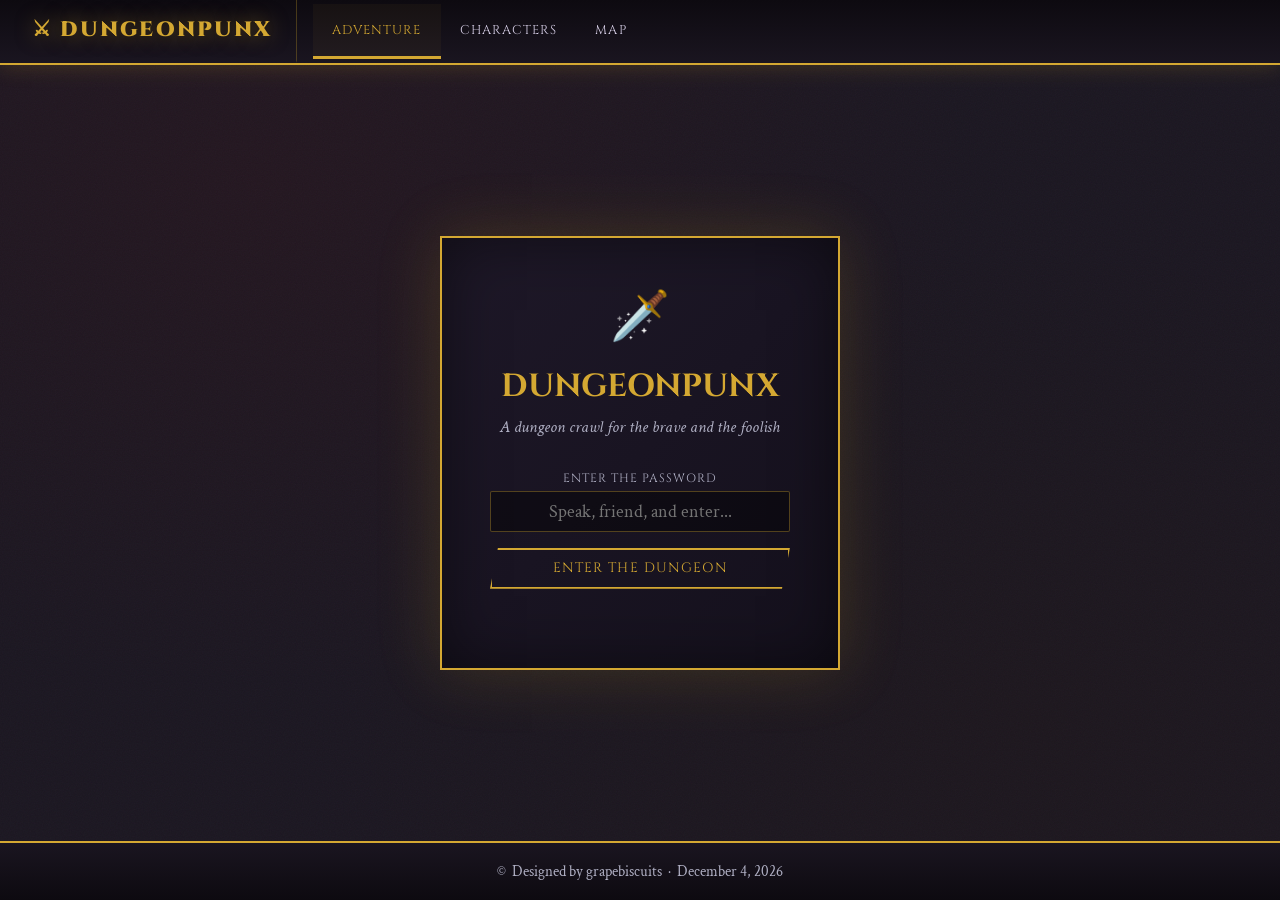
<file: import.html>
<!DOCTYPE html>
<html lang="en">
<head>
<meta charset="UTF-8">
<meta name="viewport" content="width=device-width, initial-scale=1.0">
<title>Import Module — DUNGEONPUNX</title>
<link rel="stylesheet" href="shared.css">
<style>
.import-container { padding: 1.5rem; flex: 1; max-width: 1200px; margin: 0 auto; width: 100%; }
.import-header { margin-bottom: 1.5rem; }
.import-header h1 { font-family: 'Cinzel', serif; font-size: 1.8rem; color: var(--gold); margin-bottom: 0.3rem; }
.import-header p { color: var(--stone-light); font-style: italic; font-size: 0.95rem; }

.import-layout { display: grid; grid-template-columns: 1fr 1fr; gap: 1.5rem; margin-bottom: 1.5rem; }

.paste-panel {
  background: linear-gradient(135deg, rgba(20,16,28,0.97), rgba(14,10,20,0.99));
  border: 1px solid rgba(201,162,39,0.3);
  padding: 1.5rem;
  display: flex; flex-direction: column; gap: 1rem;
}

.module-textarea {
  flex: 1;
  min-height: 420px;
  font-family: 'Crimson Text', serif;
  font-size: 0.95rem;
  line-height: 1.6;
  resize: vertical;
  padding: 1rem;
  background: rgba(0,0,0,0.5);
  border: 1px solid rgba(201,162,39,0.25);
  color: var(--parchment);
  border-radius: 2px;
  outline: none;
}
.module-textarea:focus { border-color: var(--gold); }
.module-textarea::placeholder { color: var(--stone-light); font-style: italic; }

.parse-btn {
  font-family: 'Cinzel', serif;
  font-size: 1rem; letter-spacing: 0.12em; text-transform: uppercase;
  padding: 0.8rem 2rem;
  border: 2px solid var(--torch);
  background: rgba(255,107,26,0.08);
  color: var(--torch);
  cursor: pointer; transition: all 0.2s;
  clip-path: polygon(8px 0%, 100% 0%, calc(100% - 8px) 100%, 0% 100%);
  display: flex; align-items: center; justify-content: center; gap: 0.75rem;
}
.parse-btn:hover { background: rgba(255,107,26,0.2); }
.parse-btn:disabled { opacity: 0.5; cursor: not-allowed; }

/* Preview panel */
.preview-panel {
  background: linear-gradient(135deg, rgba(20,16,28,0.97), rgba(14,10,20,0.99));
  border: 1px solid rgba(201,162,39,0.3);
  padding: 1.5rem;
  display: flex; flex-direction: column; gap: 1rem;
  position: relative;
}
.preview-title { font-family: 'Cinzel', serif; font-size: 1rem; color: var(--gold); letter-spacing: 0.12em; text-transform: uppercase; margin-bottom: 0.5rem; }

.preview-scroll {
  flex: 1; overflow-y: auto; max-height: 520px;
  display: flex; flex-direction: column; gap: 0.75rem;
}

/* Result cards */
.result-section { margin-bottom: 0.5rem; }
.result-section-title {
  font-family: 'Cinzel', serif; font-size: 0.78rem; color: var(--stone-light);
  letter-spacing: 0.12em; text-transform: uppercase;
  border-bottom: 1px solid rgba(201,162,39,0.15); padding-bottom: 0.4rem; margin-bottom: 0.5rem;
}

.result-card {
  background: rgba(0,0,0,0.35);
  border: 1px solid rgba(201,162,39,0.18);
  padding: 0.85rem 1rem;
  margin-bottom: 0.5rem;
  position: relative;
}
.result-card.type-room { border-left: 3px solid var(--emerald-bright); }
.result-card.type-monster { border-left: 3px solid var(--blood-bright); }
.result-card.type-boss { border-left: 3px solid var(--torch); }
.result-card.type-npc { border-left: 3px solid #7b68ee; }

.rc-name { font-family: 'Cinzel', serif; font-size: 0.9rem; color: var(--parchment); margin-bottom: 0.25rem; }
.rc-type { font-size: 0.68rem; letter-spacing: 0.1em; text-transform: uppercase; margin-bottom: 0.4rem; }
.rc-desc { font-size: 0.82rem; color: var(--stone-light); line-height: 1.5; }
.rc-stats { display: flex; gap: 0.75rem; flex-wrap: wrap; font-size: 0.75rem; color: var(--stone-light); margin-top: 0.4rem; }
.rc-stat { color: var(--parchment); }

.rc-select {
  position: absolute; top: 0.6rem; right: 0.6rem;
  accent-color: var(--gold); width: 16px; height: 16px; cursor: pointer;
}

/* Loading spinner */
.spinner {
  display: inline-block;
  width: 20px; height: 20px;
  border: 2px solid rgba(255,107,26,0.3);
  border-top-color: var(--torch);
  border-radius: 50%;
  animation: spin 0.7s linear infinite;
}
@keyframes spin { to { transform: rotate(360deg); } }

/* Import status bar */
.status-bar {
  background: rgba(0,0,0,0.4);
  border: 1px solid rgba(201,162,39,0.2);
  padding: 0.75rem 1rem;
  font-size: 0.85rem;
  display: flex; align-items: center; gap: 0.75rem;
  margin-bottom: 1rem;
}
.status-bar.success { border-color: var(--emerald-bright); }
.status-bar.error { border-color: var(--blood-bright); }
.status-bar.loading { border-color: var(--torch); }

/* Examples */
.example-chip {
  display: inline-block;
  background: rgba(201,162,39,0.06);
  border: 1px solid rgba(201,162,39,0.2);
  color: var(--stone-light);
  font-size: 0.75rem;
  padding: 0.2rem 0.6rem;
  margin: 0.15rem;
  cursor: pointer;
  transition: all 0.15s;
}
.example-chip:hover { border-color: var(--gold); color: var(--gold); }

/* Import summary */
.import-summary {
  background: rgba(39,174,96,0.06);
  border: 1px solid rgba(39,174,96,0.3);
  padding: 1.25rem;
  display: none;
}
.import-summary h3 { font-family: 'Cinzel', serif; color: var(--emerald-bright); margin-bottom: 0.75rem; font-size: 0.95rem; letter-spacing: 0.1em; }
.summary-grid { display: grid; grid-template-columns: repeat(auto-fit, minmax(140px, 1fr)); gap: 0.75rem; }
.summary-item { text-align: center; }
.summary-num { font-family: 'Cinzel', serif; font-size: 2rem; color: var(--gold); }
.summary-label { font-size: 0.72rem; color: var(--stone-light); text-transform: uppercase; letter-spacing: 0.08em; }

/* Tabs */
.tab-bar { display: flex; gap: 0; border-bottom: 1px solid rgba(201,162,39,0.2); margin-bottom: 1rem; }
.tab-btn {
  font-family: 'Cinzel', serif; font-size: 0.72rem; letter-spacing: 0.08em;
  padding: 0.5rem 1rem; border: none; border-bottom: 2px solid transparent;
  background: transparent; color: var(--stone-light); cursor: pointer; transition: all 0.15s;
  text-transform: uppercase;
}
.tab-btn.active { color: var(--gold); border-bottom-color: var(--gold); }
.tab-btn:hover { color: var(--gold); }

.tab-content { display: none; }
.tab-content.active { display: block; }
</style>
</head>
<body>
<nav>
  <a href="index.html" class="nav-brand">⚔ DUNGEONPUNX</a>
  <a href="index.html">Adventure</a>
  <a href="characters.html">Characters</a>
  <a href="map.html">Map</a>
  <a href="import.html" class="active">Import Module</a>
</nav>

<div class="import-container">
  <div class="import-header">
    <h1>📜 Import Dungeon Module</h1>
    <p>Paste text from any D&D module, sourcebook, or your own notes. The AI will extract rooms, monsters, NPCs, and encounters and add them to your dungeon pool.</p>
  </div>

  <div id="statusBar" class="status-bar" style="display:none">
    <span id="statusIcon"></span>
    <span id="statusText"></span>
  </div>

  <div class="import-layout">
    <!-- PASTE PANEL -->
    <div class="paste-panel">
      <div>
        <div class="panel-title" style="margin-bottom:0.75rem">Module Text</div>
        <div style="font-size:0.8rem;color:var(--stone-light);margin-bottom:0.5rem">
          Paste room descriptions, encounter tables, NPC stat blocks — any module text:
        </div>
        <div style="margin-bottom:0.75rem">
          <span style="font-size:0.75rem;color:var(--stone-light)">Examples: </span>
          <span class="example-chip" onclick="loadExample('dungeon')">Classic Dungeon</span>
          <span class="example-chip" onclick="loadExample('wilderness')">Wilderness Encounter</span>
          <span class="example-chip" onclick="loadExample('statblock')">Monster Stat Block</span>
        </div>
      </div>

      <textarea class="module-textarea" id="moduleText"
        placeholder="Paste your dungeon module text here...

Example:
ROOM 1: THE ENTRY HALL
A long corridor stretches before you, its walls lined with crumbling stone reliefs depicting scenes of ancient battle. Torches sputter in iron sconces. At the far end, a portcullis of rusted iron bars blocks further progress.

Encounter: 2 Skeleton Guards lurk in the shadows..."></textarea>

      <div style="display:flex;gap:0.75rem;flex-wrap:wrap;align-items:center">
        <button class="parse-btn" id="parseBtn" onclick="parseModule()">
          <span id="parseBtnIcon">🔮</span> Parse with AI
        </button>
        <button class="btn btn-sm" onclick="clearAll()">Clear</button>
        <div style="font-size:0.78rem;color:var(--stone-light);font-style:italic">
          Powered by Claude AI
        </div>
      </div>
    </div>

    <!-- PREVIEW PANEL -->
    <div class="preview-panel">
      <div class="panel-title">Extracted Content</div>

      <div id="emptyPreview" style="color:var(--stone-light);font-style:italic;font-size:0.9rem;padding:2rem 0;text-align:center">
        <div style="font-size:2.5rem;margin-bottom:0.75rem">📖</div>
        Parse a module to see extracted rooms, monsters, and encounters here.
      </div>

      <div id="previewContent" style="display:none">
        <div class="tab-bar">
          <button class="tab-btn active" onclick="showTab('rooms')">Rooms <span id="roomTabCount" class="count-badge" style="font-size:0.6rem;min-width:16px;height:16px">0</span></button>
          <button class="tab-btn" onclick="showTab('monsters')">Monsters <span id="monTabCount" class="count-badge" style="font-size:0.6rem;min-width:16px;height:16px">0</span></button>
          <button class="tab-btn" onclick="showTab('npcs')">NPCs <span id="npcTabCount" class="count-badge" style="font-size:0.6rem;min-width:16px;height:16px">0</span></button>
        </div>

        <div class="preview-scroll">
          <div id="tabRooms" class="tab-content active"></div>
          <div id="tabMonsters" class="tab-content"></div>
          <div id="tabNpcs" class="tab-content"></div>
        </div>
      </div>
    </div>
  </div>

  <!-- IMPORT SUMMARY -->
  <div class="import-summary" id="importSummary">
    <h3>✓ Ready to Import</h3>
    <div class="summary-grid">
      <div class="summary-item"><div class="summary-num" id="sumRooms">0</div><div class="summary-label">Rooms</div></div>
      <div class="summary-item"><div class="summary-num" id="sumMonsters">0</div><div class="summary-label">Monsters</div></div>
      <div class="summary-item"><div class="summary-num" id="sumNpcs">0</div><div class="summary-label">NPCs</div></div>
    </div>
    <div style="display:flex;gap:1rem;margin-top:1.25rem;flex-wrap:wrap">
      <button class="btn btn-success" onclick="importSelected()" style="flex:1">⚔ Import Selected to Dungeon Pool</button>
      <button class="btn" onclick="selectAll()">Select All</button>
      <button class="btn" onclick="deselectAll()">Deselect All</button>
    </div>
  </div>

  <!-- HISTORY -->
  <div class="panel" style="margin-top:1.5rem">
    <div class="panel-title">Import History</div>
    <div id="importHistory" style="font-size:0.85rem;color:var(--stone-light)">
      No imports yet this session.
    </div>
  </div>
</div>

<footer>
  <span><a href="thanks.html" class="copyright" title="">©</a>&nbsp; Designed by grapebiscuits &nbsp;·&nbsp; <span id="footerDate"></span></span>
</footer>

<script src="engine.js"></script>
<script>
const E = DungeonEngine;
let parsedData = { rooms: [], monsters: [], npcs: [] };
let importHistory = [];

document.getElementById('footerDate').textContent = new Date().toLocaleDateString('en-US',{year:'numeric',month:'long',day:'numeric'});

function init() {
  if (!E.AUTH.check()) { window.location.href = 'index.html'; return; }
}

// ---- EXAMPLES ----
const examples = {
  dungeon: `ROOM 1: THE ENTRY CRYPT
The air is thick with the smell of old death. Stone sarcophagi line the walls, their lids carved with grim-faced warriors. Cobwebs drape the ceiling. A single torch burns in an iron sconce, casting wild shadows.

Encounter: 3 Skeletons animate when players cross the threshold. They wear tattered chainmail and carry rusted swords.

Treasure: A loose stone near the north wall hides a pouch containing 15 gold pieces and a Potion of Healing.

Exit: Iron door to the north (locked, DC 13), archway to the east.

ROOM 2: THE PUZZLE CHAMBER  
Four stone pillars rise from the floor, each carved with a different symbol: sun, moon, star, and void. The ceiling bears a mosaic map of a dungeon. In the center, a pedestal holds a crystal orb.

Puzzle: The players must arrange offerings on the correct pillars. Placing a lit torch on the sun pillar, water on the moon, a gem on the star, and nothing on the void opens the sealed door. Wrong answers trigger a glyph of warding (4d6 lightning, DC 14 DEX save).`,

  wilderness: `THE BANDIT AMBUSH
While traveling the Thornwood Road, players hear the snap of a crossbow bolt. Six bandits have set up a classic pincer ambush using the tree line.

Bandit Leader: Scar-faced woman named Marta. Uses a shortsword +4, 2d6+2 damage. HP 32, AC 14. Offers to parley if reduced to half HP.

Bandits (5): Standard bandits. HP 11, AC 12, shortsword +3, 1d6+1 damage. They flee if their leader falls.

Loot: The bandits carry a total of 45 gold pieces, a stolen merchant ledger (worth 20gp as evidence), and Marta has a +1 dagger she won in a card game.`,

  statblock: `SHADOW STALKER
Medium undead, chaotic evil

Armor Class: 13 (natural armor)
Hit Points: 38 (7d8 + 7)
Speed: 40 ft., climb 40 ft.

STR 6 (-2) | DEX 16 (+3) | CON 12 (+1) | INT 8 (-1) | WIS 10 (+0) | CHA 14 (+2)

Skills: Stealth +7
Damage Vulnerabilities: Radiant
Damage Resistances: Acid, Fire, Thunder; Bludgeoning, Piercing, and Slashing from nonmagical attacks
Damage Immunities: Cold, Lightning, Necrotic, Poison
Condition Immunities: Exhaustion, Frightened, Grappled, Paralyzed, Poisoned, Prone, Restrained
Senses: Darkvision 60 ft., Passive Perception 10
Languages: The languages it knew in life
Challenge: 4 (1,100 XP)

Shadow Step. While in dim light or darkness, the Shadow Stalker can teleport up to 30 feet to an unoccupied space it can see that is also in dim light or darkness.

Actions:
Claw. Melee Weapon Attack: +5 to hit, reach 5 ft., one creature. Hit: 2d6+3 necrotic damage and the target's Strength score is reduced by 1d4.

Soul Drain. The Shadow Stalker targets one creature it can see within 30 feet. The target must succeed on a DC 13 Wisdom saving throw or take 3d6 psychic damage and become frightened until the end of its next turn.`
};

function loadExample(type) {
  document.getElementById('moduleText').value = examples[type];
}

// ---- AI PARSING ----
async function parseModule() {
  const text = document.getElementById('moduleText').value.trim();
  if (!text) { showStatus('error', '✕ Please paste some module text first.'); return; }

  showStatus('loading', '<div class="spinner"></div> Analyzing module with AI...');
  setParseBtn(true);

  const systemPrompt = `You are a D&D 5e dungeon module parser. Extract structured data from the provided dungeon module text.

Return ONLY a valid JSON object (no markdown, no backticks, no explanation) with this exact structure:
{
  "rooms": [
    {
      "name": "Room name",
      "type": "combat|puzzle|treasure|exploration|boss|social",
      "description": "What players see when entering",
      "flavor": "Atmospheric detail",
      "exits": ["north","south","east","west"],
      "minLevel": 1,
      "maxLevel": 10,
      "puzzle": null,
      "hasTreasure": false,
      "treasureNote": ""
    }
  ],
  "monsters": [
    {
      "name": "Monster name",
      "type": "humanoid|undead|beast|dragon|fiend|aberration|construct|monstrosity|ooze|giant",
      "size": "Tiny|Small|Medium|Large|Huge|Gargantuan",
      "cr": "1/4",
      "isBoss": false,
      "hp": 10,
      "ac": 12,
      "attack": "+4",
      "damage": "1d6+2",
      "xp": 200,
      "str": 10, "dex": 10, "con": 10, "int": 10, "wis": 10, "cha": 10,
      "traits": "",
      "actions": [{"name":"Attack","attack":"+4 to hit","effect":"1d6+2 damage"}],
      "description": ""
    }
  ],
  "npcs": [
    {
      "name": "NPC name",
      "role": "Their role or occupation",
      "description": "Appearance and personality",
      "stats": "Any combat stats if hostile",
      "motivation": "What they want",
      "loot": ""
    }
  ]
}

Rules:
- Extract ALL rooms, monsters, and NPCs mentioned
- For rooms without explicit type, infer from context (combat if enemies, puzzle if riddle, etc.)
- Fill in reasonable D&D 5e stats if not explicitly stated, based on CR/level context
- Use only the exact exit strings: north, south, east, west
- If puzzle details exist, include puzzle object: {"question":"...","answer":"...","hint":"...","successLoot":true,"failureTrap":{"damage":"2d6","type":"fire","save":"DEX DC 13"}}
- Keep descriptions concise but evocative
- If nothing relevant found in a category, return empty array []`;

  try {
    const response = await fetch('https://api.anthropic.com/v1/messages', {
      method: 'POST',
      headers: { 'Content-Type': 'application/json' },
      body: JSON.stringify({
        model: 'claude-sonnet-4-20250514',
        max_tokens: 4000,
        system: systemPrompt,
        messages: [{ role: 'user', content: `Parse this dungeon module text and extract all rooms, monsters, and NPCs:\n\n${text}` }]
      })
    });

    const data = await response.json();
    if (data.error) throw new Error(data.error.message);

    const rawText = data.content.map(c => c.text || '').join('');
    const clean = rawText.replace(/```json|```/g, '').trim();
    parsedData = JSON.parse(clean);

    // Normalize
    parsedData.rooms = (parsedData.rooms || []).map(r => ({ ...r, id: 'import_' + Date.now() + Math.random() }));
    parsedData.monsters = (parsedData.monsters || []).map(m => ({ ...m, id: 'import_' + Date.now() + Math.random() }));
    parsedData.npcs = (parsedData.npcs || []);

    showStatus('success', `✓ Found ${parsedData.rooms.length} rooms, ${parsedData.monsters.length} monsters, ${parsedData.npcs.length} NPCs`);
    renderPreview();

  } catch (err) {
    console.error(err);
    showStatus('error', `✕ Parse error: ${err.message}. Check your connection and try again.`);
    // Fallback: manual parse
    fallbackParse(text);
  }

  setParseBtn(false);
}

// Simple regex fallback if API fails
function fallbackParse(text) {
  const rooms = [];
  const monsters = [];

  // Extract room-like sections (lines starting with ROOM or bold headings)
  const roomMatches = text.match(/(?:ROOM\s+\d+[:\.]?|##\s+|###\s+)([^\n]+)/gi) || [];
  roomMatches.forEach((match, i) => {
    const name = match.replace(/^(ROOM\s*\d+[:\.]?|#+)\s*/i, '').trim();
    rooms.push({
      id: 'import_' + Date.now() + i,
      name: name || `Imported Room ${i+1}`,
      type: 'exploration',
      description: 'Imported from module. Edit to add full description.',
      flavor: '',
      exits: ['north','south'],
      minLevel: 1, maxLevel: 20,
    });
  });

  // Extract stat block-like lines
  const hpMatch = text.match(/Hit Points?:?\s*(\d+)/i);
  const acMatch = text.match(/Armor Class:?\s*(\d+)/i);
  const nameMatch = text.match(/^([A-Z][A-Z\s]+)\n/m);
  if (hpMatch && acMatch) {
    monsters.push({
      id: 'import_mon_' + Date.now(),
      name: nameMatch ? nameMatch[1].trim() : 'Imported Monster',
      type: 'humanoid', size: 'Medium', cr: '1', isBoss: false,
      hp: parseInt(hpMatch[1]), ac: parseInt(acMatch[1]),
      attack: '+3', damage: '1d6+2', xp: 200,
    });
  }

  if (rooms.length || monsters.length) {
    parsedData = { rooms, monsters, npcs: [] };
    showStatus('success', `✓ Basic extraction: ${rooms.length} rooms, ${monsters.length} monsters (AI unavailable — manual review recommended)`);
    renderPreview();
  } else {
    showStatus('error', '✕ Could not extract content. Try connecting to enable AI parsing.');
  }
}

function renderPreview() {
  document.getElementById('emptyPreview').style.display = 'none';
  document.getElementById('previewContent').style.display = 'block';
  document.getElementById('importSummary').style.display = 'block';

  document.getElementById('roomTabCount').textContent = parsedData.rooms.length;
  document.getElementById('monTabCount').textContent = parsedData.monsters.length;
  document.getElementById('npcTabCount').textContent = parsedData.npcs.length;
  document.getElementById('sumRooms').textContent = parsedData.rooms.length;
  document.getElementById('sumMonsters').textContent = parsedData.monsters.length;
  document.getElementById('sumNpcs').textContent = parsedData.npcs.length;

  // Rooms tab
  document.getElementById('tabRooms').innerHTML = parsedData.rooms.length === 0
    ? '<div style="color:var(--stone-light);font-style:italic;padding:1rem 0">No rooms extracted.</div>'
    : parsedData.rooms.map((r, i) => `
      <div class="result-card type-room">
        <input type="checkbox" class="rc-select" id="sel_room_${i}" checked>
        <div class="rc-name">${r.name}</div>
        <div class="rc-type" style="color:var(--emerald-bright)">Room · ${r.type}</div>
        <div class="rc-desc">${r.description}</div>
        <div class="rc-stats">
          <span>Exits: <span class="rc-stat">${(r.exits||[]).join(', ')}</span></span>
          <span>Levels: <span class="rc-stat">${r.minLevel}–${r.maxLevel}</span></span>
          ${r.puzzle ? '<span style="color:#7b68ee">Has Puzzle</span>' : ''}
          ${r.hasTreasure ? '<span style="color:var(--gold)">Has Treasure</span>' : ''}
        </div>
      </div>
    `).join('');

  // Monsters tab
  document.getElementById('tabMonsters').innerHTML = parsedData.monsters.length === 0
    ? '<div style="color:var(--stone-light);font-style:italic;padding:1rem 0">No monsters extracted.</div>'
    : parsedData.monsters.map((m, i) => `
      <div class="result-card ${m.isBoss ? 'type-boss' : 'type-monster'}">
        <input type="checkbox" class="rc-select" id="sel_mon_${i}" checked>
        <div class="rc-name">${m.name} ${m.isBoss ? '<span style="font-size:0.65rem;color:var(--torch);border:1px solid currentColor;padding:1px 4px;margin-left:4px">BOSS</span>' : ''}</div>
        <div class="rc-type" style="color:${m.isBoss?'var(--torch)':'var(--blood-bright)'}">CR ${m.cr} ${m.size||'Medium'} ${m.type||'humanoid'}</div>
        <div class="rc-desc">${m.description || m.traits || ''}</div>
        <div class="rc-stats">
          <span>HP: <span class="rc-stat">${m.hp}</span></span>
          <span>AC: <span class="rc-stat">${m.ac}</span></span>
          <span>Atk: <span class="rc-stat">${m.attack}</span></span>
          <span>Dmg: <span class="rc-stat">${m.damage}</span></span>
          <span>XP: <span class="rc-stat">${m.xp}</span></span>
        </div>
      </div>
    `).join('');

  // NPCs tab
  document.getElementById('tabNpcs').innerHTML = parsedData.npcs.length === 0
    ? '<div style="color:var(--stone-light);font-style:italic;padding:1rem 0">No NPCs extracted.</div>'
    : parsedData.npcs.map((n, i) => `
      <div class="result-card type-npc">
        <input type="checkbox" class="rc-select" id="sel_npc_${i}" checked>
        <div class="rc-name">${n.name}</div>
        <div class="rc-type" style="color:#7b68ee">${n.role || 'NPC'}</div>
        <div class="rc-desc">${n.description || ''}</div>
        ${n.motivation ? `<div class="rc-stats"><span>Motivation: <span class="rc-stat">${n.motivation}</span></span></div>` : ''}
      </div>
    `).join('');
}

function showTab(tab) {
  document.querySelectorAll('.tab-btn').forEach(b => b.classList.remove('active'));
  document.querySelectorAll('.tab-content').forEach(c => c.classList.remove('active'));
  event.target.classList.add('active');
  document.getElementById('tab' + tab.charAt(0).toUpperCase() + tab.slice(1)).classList.add('active');
}

function importSelected() {
  const customs = E.getCustomRooms();
  const customMons = E.STORE.get('customMonsters') || [];
  let addedRooms = 0, addedMons = 0, addedNpcs = 0;

  // Import selected rooms
  parsedData.rooms.forEach((r, i) => {
    const cb = document.getElementById(`sel_room_${i}`);
    if (cb && cb.checked) {
      customs.push({ ...r, id: 'import_r_' + Date.now() + '_' + i });
      addedRooms++;
    }
  });

  // Import selected monsters
  parsedData.monsters.forEach((m, i) => {
    const cb = document.getElementById(`sel_mon_${i}`);
    if (cb && cb.checked) {
      customMons.push({ ...m, id: 'import_m_' + Date.now() + '_' + i, isCustom: true });
      addedMons++;
    }
  });

  // Import NPCs as social rooms
  parsedData.npcs.forEach((n, i) => {
    const cb = document.getElementById(`sel_npc_${i}`);
    if (cb && cb.checked) {
      customs.push({
        id: 'import_npc_' + Date.now() + '_' + i,
        name: n.name + (n.role ? ` — ${n.role}` : ''),
        type: 'social',
        description: n.description || `${n.name} awaits the party.`,
        flavor: n.motivation ? `They seek: ${n.motivation}` : '',
        exits: ['north', 'south'],
        minLevel: 1, maxLevel: 20,
      });
      addedNpcs++;
    }
  });

  E.saveCustomRooms(customs);
  E.STORE.set('customMonsters', customMons);

  // Log to history
  const entry = {
    time: new Date().toLocaleTimeString(),
    text: document.getElementById('moduleText').value.slice(0, 60) + '...',
    rooms: addedRooms, monsters: addedMons, npcs: addedNpcs
  };
  importHistory.unshift(entry);
  renderHistory();

  // Reset
  parsedData = { rooms: [], monsters: [], npcs: [] };
  document.getElementById('previewContent').style.display = 'none';
  document.getElementById('emptyPreview').style.display = 'block';
  document.getElementById('importSummary').style.display = 'none';
  document.getElementById('moduleText').value = '';

  showStatus('success', `✓ Imported ${addedRooms} rooms, ${addedMons} monsters, ${addedNpcs} NPCs into the dungeon pool!`);
}

function renderHistory() {
  const el = document.getElementById('importHistory');
  if (!importHistory.length) { el.innerHTML = 'No imports yet this session.'; return; }
  el.innerHTML = importHistory.map(h => `
    <div style="display:flex;align-items:center;gap:0.75rem;padding:0.5rem 0;border-bottom:1px solid rgba(201,162,39,0.1)">
      <span style="color:var(--stone-light);font-size:0.78rem">${h.time}</span>
      <span style="flex:1;color:var(--parchment);font-style:italic">"${h.text}"</span>
      <span style="color:var(--emerald-bright);font-size:0.78rem">+${h.rooms}R +${h.monsters}M +${h.npcs}NPC</span>
    </div>
  `).join('');
}

function selectAll() {
  document.querySelectorAll('.rc-select').forEach(cb => cb.checked = true);
}
function deselectAll() {
  document.querySelectorAll('.rc-select').forEach(cb => cb.checked = false);
}

function clearAll() {
  document.getElementById('moduleText').value = '';
  parsedData = { rooms: [], monsters: [], npcs: [] };
  document.getElementById('previewContent').style.display = 'none';
  document.getElementById('emptyPreview').style.display = 'block';
  document.getElementById('importSummary').style.display = 'none';
  document.getElementById('statusBar').style.display = 'none';
}

function showStatus(type, html) {
  const bar = document.getElementById('statusBar');
  bar.className = `status-bar ${type}`;
  bar.innerHTML = html;
  bar.style.display = 'flex';
}

function setParseBtn(loading) {
  const btn = document.getElementById('parseBtn');
  btn.disabled = loading;
  document.getElementById('parseBtnIcon').innerHTML = loading ? '<div class="spinner" style="width:16px;height:16px;border-width:2px"></div>' : '🔮';
}

init();
</script>
</body>
</html>
</file>
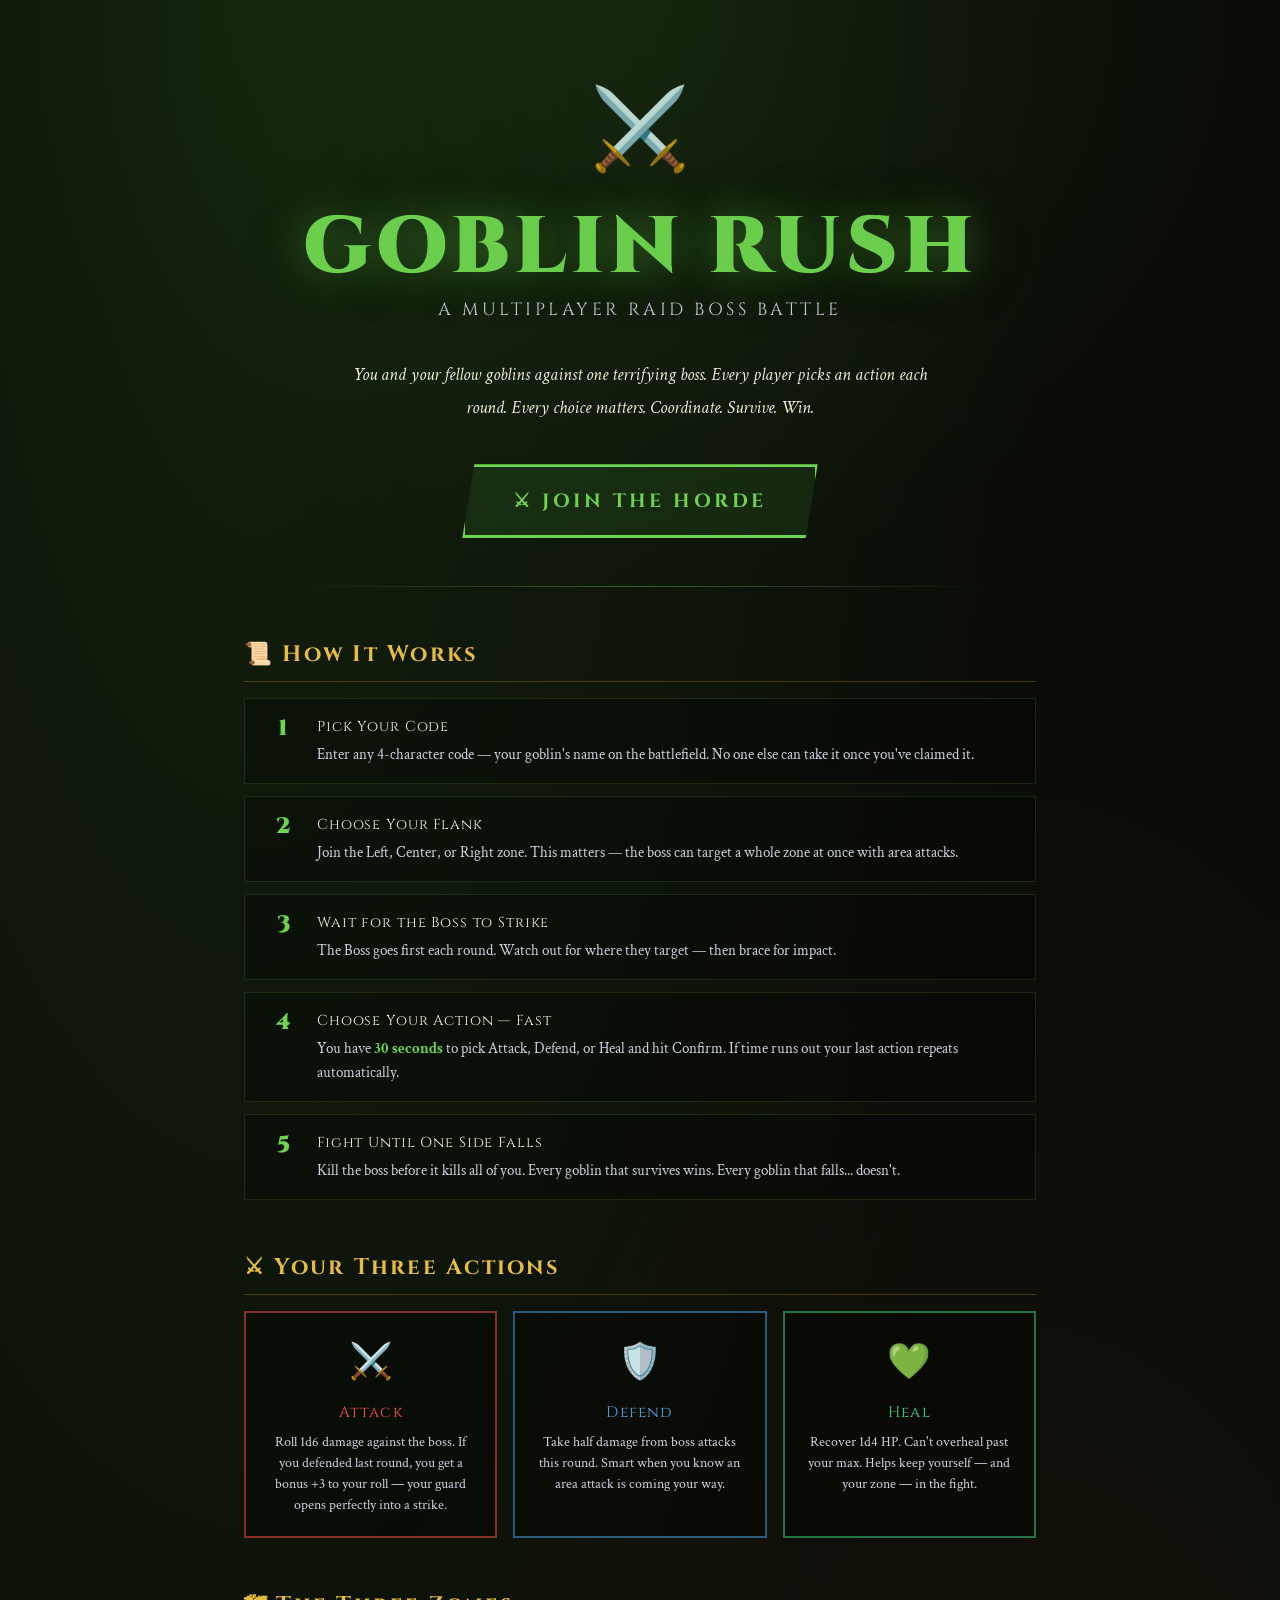
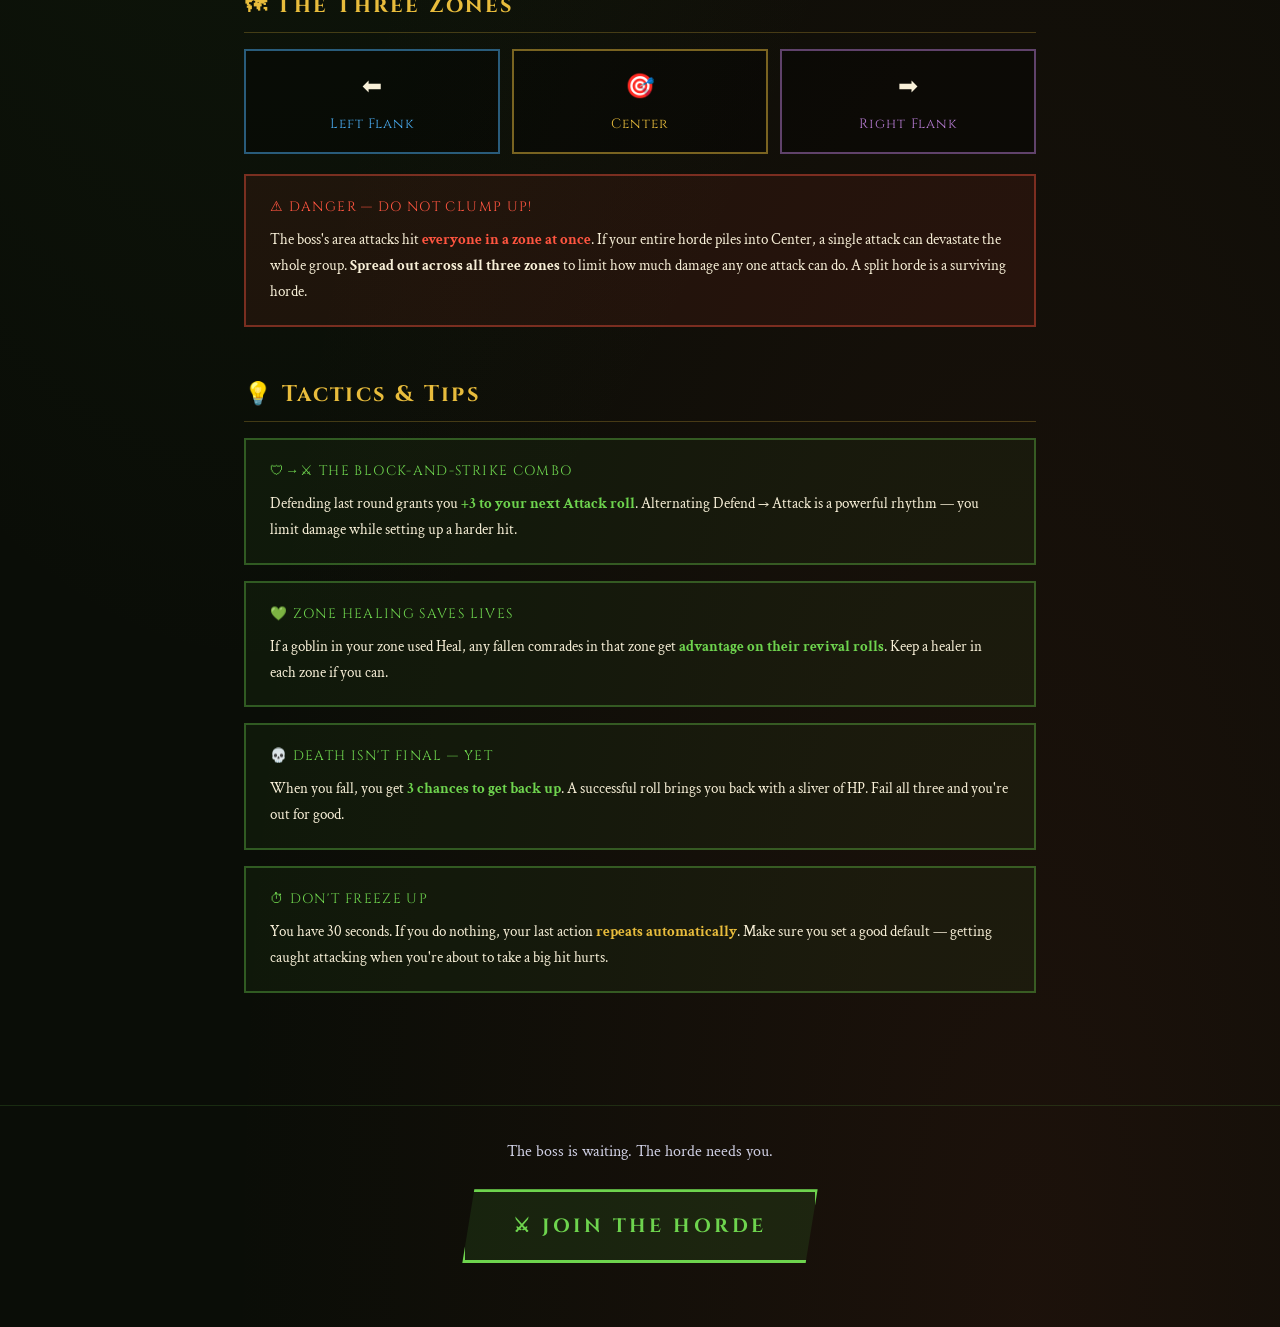
<file: landing.html>
<!DOCTYPE html>
<html lang="en">
<head>
<meta charset="UTF-8">
<meta name="viewport" content="width=device-width, initial-scale=1.0">
<title>GOBLIN RUSH — How to Play</title>
<link href="https://fonts.googleapis.com/css2?family=Cinzel:wght@400;700;900&family=Crimson+Text:ital,wght@0,400;0,600;1,400&display=swap" rel="stylesheet">
<style>
:root {
  --goblin: #3a7a2a;
  --goblin-bright: #6ed44e;
  --goblin-dark: #1e3d14;
  --gold: #e8bc3c;
  --gold-bright: #f5c518;
  --blood: #c0392b;
  --blood-bright: #ff5540;
  --stone: #7a7a8e;
  --stone-light: #d0d0e4;
  --parchment: #f8f0d8;
  --sapphire: #4aabef;
  --violet: #b47ad0;
  --emerald: #3edc81;
}
* { margin: 0; padding: 0; box-sizing: border-box; }

body {
  background: #0a0d07;
  background-image:
    radial-gradient(ellipse at 20% 0%, rgba(58,122,42,0.18) 0%, transparent 55%),
    radial-gradient(ellipse at 80% 100%, rgba(192,57,43,0.1) 0%, transparent 55%);
  color: var(--parchment);
  font-family: 'Crimson Text', serif;
  font-size: 18px;
  line-height: 1.7;
  min-height: 100vh;
}

/* HERO */
.hero {
  text-align: center;
  padding: 4rem 1.5rem 3rem;
  position: relative;
  overflow: hidden;
}
.hero::before {
  content: '';
  position: absolute; inset: 0;
  background: radial-gradient(ellipse at center top, rgba(58,122,42,0.15) 0%, transparent 70%);
  pointer-events: none;
}
.hero-icon { font-size: 5rem; margin-bottom: 0.5rem; display: block; }
.hero-title {
  font-family: 'Cinzel', serif;
  font-size: clamp(2.5rem, 8vw, 5rem);
  font-weight: 900;
  color: var(--goblin-bright);
  text-shadow: 0 0 40px rgba(110,212,78,0.4), 0 0 80px rgba(58,122,42,0.2);
  letter-spacing: 0.06em;
  line-height: 1;
  margin-bottom: 0.5rem;
}
.hero-sub {
  font-family: 'Cinzel', serif;
  font-size: clamp(0.85rem, 2.5vw, 1.1rem);
  color: var(--stone-light);
  letter-spacing: 0.2em;
  text-transform: uppercase;
  margin-bottom: 2rem;
}
.hero-blurb {
  max-width: 580px;
  margin: 0 auto 2.5rem;
  font-size: 1.15rem;
  color: var(--parchment);
  font-style: italic;
  line-height: 1.8;
}

/* CTA BUTTON */
.cta-btn {
  display: inline-block;
  font-family: 'Cinzel', serif;
  font-size: 1.2rem;
  font-weight: 700;
  letter-spacing: 0.18em;
  text-transform: uppercase;
  text-decoration: none;
  padding: 1.1rem 3rem;
  border: 3px solid var(--goblin-bright);
  background: rgba(58,122,42,0.2);
  color: var(--goblin-bright);
  transition: all 0.2s;
  clip-path: polygon(12px 0%, 100% 0%, calc(100% - 12px) 100%, 0% 100%);
  box-shadow: 0 0 30px rgba(58,122,42,0.2);
}
.cta-btn:hover {
  background: rgba(58,122,42,0.4);
  box-shadow: 0 0 50px rgba(110,212,78,0.35);
  transform: translateY(-2px);
}

/* DIVIDER */
.divider {
  width: 100%;
  max-width: 700px;
  margin: 0 auto 3rem;
  height: 1px;
  background: linear-gradient(90deg, transparent, rgba(110,212,78,0.4), transparent);
}

/* CONTENT */
.content {
  max-width: 840px;
  margin: 0 auto;
  padding: 0 1.5rem 4rem;
}

/* SECTION */
.section { margin-bottom: 3rem; }
.section-title {
  font-family: 'Cinzel', serif;
  font-size: 1.4rem;
  font-weight: 700;
  color: var(--gold);
  letter-spacing: 0.1em;
  margin-bottom: 1rem;
  padding-bottom: 0.5rem;
  border-bottom: 1px solid rgba(232,188,60,0.25);
}

/* HOW IT WORKS STEPS */
.steps { display: flex; flex-direction: column; gap: 0.75rem; }
.step {
  display: flex;
  align-items: flex-start;
  gap: 1rem;
  background: rgba(0,0,0,0.3);
  border: 1px solid rgba(110,212,78,0.15);
  padding: 1rem 1.25rem;
}
.step-num {
  font-family: 'Cinzel', serif;
  font-size: 1.4rem;
  font-weight: 900;
  color: var(--goblin-bright);
  min-width: 36px;
  text-align: center;
  line-height: 1;
  padding-top: 0.1rem;
}
.step-body {}
.step-title {
  font-family: 'Cinzel', serif;
  font-size: 0.9rem;
  color: var(--parchment);
  letter-spacing: 0.06em;
  margin-bottom: 0.2rem;
}
.step-desc { font-size: 0.95rem; color: var(--stone-light); line-height: 1.6; }

/* ACTIONS GRID */
.actions-grid {
  display: grid;
  grid-template-columns: repeat(auto-fit, minmax(220px, 1fr));
  gap: 1rem;
  margin-bottom: 1.5rem;
}
.action-card {
  background: rgba(0,0,0,0.35);
  border: 2px solid;
  padding: 1.25rem;
  text-align: center;
}
.action-card-icon { font-size: 2.2rem; margin-bottom: 0.4rem; display: block; }
.action-card-name {
  font-family: 'Cinzel', serif;
  font-size: 0.95rem;
  letter-spacing: 0.08em;
  margin-bottom: 0.4rem;
}
.action-card-desc { font-size: 0.88rem; color: var(--stone-light); line-height: 1.5; }
.action-card.atk { border-color: rgba(255,85,64,0.5); }
.action-card.atk .action-card-name { color: var(--blood-bright); }
.action-card.def { border-color: rgba(74,171,239,0.5); }
.action-card.def .action-card-name { color: var(--sapphire); }
.action-card.heal { border-color: rgba(62,220,129,0.5); }
.action-card.heal .action-card-name { color: var(--emerald); }

/* ZONES */
.zones-grid {
  display: grid;
  grid-template-columns: 1fr 1fr 1fr;
  gap: 0.75rem;
  margin-bottom: 1.25rem;
}
.zone-card {
  background: rgba(0,0,0,0.35);
  border: 2px solid;
  padding: 1rem;
  text-align: center;
}
.zone-card-icon { font-size: 1.5rem; margin-bottom: 0.3rem; display: block; }
.zone-card-name { font-family: 'Cinzel', serif; font-size: 0.85rem; letter-spacing: 0.08em; }
.zone-left { border-color: rgba(74,171,239,0.5); }
.zone-left .zone-card-name { color: var(--sapphire); }
.zone-center { border-color: rgba(232,188,60,0.5); }
.zone-center .zone-card-name { color: var(--gold); }
.zone-right { border-color: rgba(180,122,208,0.5); }
.zone-right .zone-card-name { color: var(--violet); }

/* TIPS */
.tip-box {
  background: rgba(58,122,42,0.1);
  border: 2px solid rgba(110,212,78,0.35);
  padding: 1.25rem 1.5rem;
  margin-bottom: 1rem;
}
.tip-header {
  font-family: 'Cinzel', serif;
  font-size: 0.85rem;
  color: var(--goblin-bright);
  letter-spacing: 0.1em;
  text-transform: uppercase;
  margin-bottom: 0.5rem;
  display: flex;
  align-items: center;
  gap: 0.5rem;
}
.tip-text { font-size: 0.95rem; color: var(--parchment); line-height: 1.7; }

.warning-box {
  background: rgba(192,57,43,0.1);
  border: 2px solid rgba(255,85,64,0.4);
  padding: 1.25rem 1.5rem;
  margin-bottom: 1rem;
}
.warning-header {
  font-family: 'Cinzel', serif;
  font-size: 0.85rem;
  color: var(--blood-bright);
  letter-spacing: 0.1em;
  text-transform: uppercase;
  margin-bottom: 0.5rem;
  display: flex;
  align-items: center;
  gap: 0.5rem;
}

/* SECOND CTA */
.cta-bottom {
  text-align: center;
  padding: 2rem 1.5rem 4rem;
  border-top: 1px solid rgba(110,212,78,0.15);
}
.cta-bottom p { color: var(--stone-light); margin-bottom: 1.5rem; font-size: 1rem; }

/* Scrollbar */
::-webkit-scrollbar { width: 6px; }
::-webkit-scrollbar-track { background: #0a0d07; }
::-webkit-scrollbar-thumb { background: var(--goblin); border-radius: 3px; }

@keyframes wobble {
  0%,100% { transform: rotate(-3deg); }
  50% { transform: rotate(3deg); }
}
.wobble { display: inline-block; animation: wobble 2s ease-in-out infinite; }
</style>
</head>
<body>

<div class="hero">
  <span class="hero-icon wobble">⚔️</span>
  <h1 class="hero-title">GOBLIN RUSH</h1>
  <div class="hero-sub">A multiplayer raid boss battle</div>
  <p class="hero-blurb">
    You and your fellow goblins against one terrifying boss. Every player picks an action each round.
    Every choice matters. Coordinate. Survive. Win.
  </p>
  <a href="mob-index.html" class="cta-btn">⚔ JOIN THE HORDE</a>
</div>

<div class="divider"></div>

<div class="content">

  <div class="section">
    <div class="section-title">📜 How It Works</div>
    <div class="steps">
      <div class="step">
        <div class="step-num">1</div>
        <div class="step-body">
          <div class="step-title">Pick Your Code</div>
          <div class="step-desc">Enter any 4-character code — your goblin's name on the battlefield. No one else can take it once you've claimed it.</div>
        </div>
      </div>
      <div class="step">
        <div class="step-num">2</div>
        <div class="step-body">
          <div class="step-title">Choose Your Flank</div>
          <div class="step-desc">Join the Left, Center, or Right zone. This matters — the boss can target a whole zone at once with area attacks.</div>
        </div>
      </div>
      <div class="step">
        <div class="step-num">3</div>
        <div class="step-body">
          <div class="step-title">Wait for the Boss to Strike</div>
          <div class="step-desc">The Boss goes first each round. Watch out for where they target — then brace for impact.</div>
        </div>
      </div>
      <div class="step">
        <div class="step-num">4</div>
        <div class="step-body">
          <div class="step-title">Choose Your Action — Fast</div>
          <div class="step-desc">You have <strong style="color:var(--goblin-bright)">30 seconds</strong> to pick Attack, Defend, or Heal and hit Confirm. If time runs out your last action repeats automatically.</div>
        </div>
      </div>
      <div class="step">
        <div class="step-num">5</div>
        <div class="step-body">
          <div class="step-title">Fight Until One Side Falls</div>
          <div class="step-desc">Kill the boss before it kills all of you. Every goblin that survives wins. Every goblin that falls... doesn't.</div>
        </div>
      </div>
    </div>
  </div>

  <div class="section">
    <div class="section-title">⚔ Your Three Actions</div>
    <div class="actions-grid">
      <div class="action-card atk">
        <span class="action-card-icon">⚔️</span>
        <div class="action-card-name">Attack</div>
        <div class="action-card-desc">Roll 1d6 damage against the boss. If you defended last round, you get a bonus +3 to your roll — your guard opens perfectly into a strike.</div>
      </div>
      <div class="action-card def">
        <span class="action-card-icon">🛡️</span>
        <div class="action-card-name">Defend</div>
        <div class="action-card-desc">Take half damage from boss attacks this round. Smart when you know an area attack is coming your way.</div>
      </div>
      <div class="action-card heal">
        <span class="action-card-icon">💚</span>
        <div class="action-card-name">Heal</div>
        <div class="action-card-desc">Recover 1d4 HP. Can't overheal past your max. Helps keep yourself — and your zone — in the fight.</div>
      </div>
    </div>
  </div>

  <div class="section">
    <div class="section-title">🗺 The Three Zones</div>
    <div class="zones-grid">
      <div class="zone-card zone-left">
        <span class="zone-card-icon">⬅</span>
        <div class="zone-card-name">Left Flank</div>
      </div>
      <div class="zone-card zone-center">
        <span class="zone-card-icon">🎯</span>
        <div class="zone-card-name">Center</div>
      </div>
      <div class="zone-card zone-right">
        <span class="zone-card-icon">➡</span>
        <div class="zone-card-name">Right Flank</div>
      </div>
    </div>

    <div class="warning-box">
      <div class="warning-header">⚠ Danger — Do Not Clump Up!</div>
      <div class="tip-text">
        The boss's area attacks hit <strong style="color:var(--blood-bright)">everyone in a zone at once</strong>. If your entire horde piles into Center, a single attack can devastate the whole group.
        <strong style="color:var(--parchment)"> Spread out across all three zones</strong> to limit how much damage any one attack can do.
        A split horde is a surviving horde.
      </div>
    </div>
  </div>

  <div class="section">
    <div class="section-title">💡 Tactics & Tips</div>

    <div class="tip-box">
      <div class="tip-header">🛡→⚔ The Block-and-Strike Combo</div>
      <div class="tip-text">Defending last round grants you <strong style="color:var(--goblin-bright)">+3 to your next Attack roll</strong>. Alternating Defend → Attack is a powerful rhythm — you limit damage while setting up a harder hit.</div>
    </div>

    <div class="tip-box">
      <div class="tip-header">💚 Zone Healing Saves Lives</div>
      <div class="tip-text">If a goblin in your zone used Heal, any fallen comrades in that zone get <strong style="color:var(--goblin-bright)">advantage on their revival rolls</strong>. Keep a healer in each zone if you can.</div>
    </div>

    <div class="tip-box">
      <div class="tip-header">💀 Death Isn't Final — Yet</div>
      <div class="tip-text">When you fall, you get <strong style="color:var(--goblin-bright)">3 chances to get back up</strong>. A successful roll brings you back with a sliver of HP. Fail all three and you're out for good.</div>
    </div>

    <div class="tip-box">
      <div class="tip-header">⏱ Don't Freeze Up</div>
      <div class="tip-text">You have 30 seconds. If you do nothing, your last action <strong style="color:var(--gold)">repeats automatically</strong>. Make sure you set a good default — getting caught attacking when you're about to take a big hit hurts.</div>
    </div>
  </div>

</div>

<div class="cta-bottom">
  <p>The boss is waiting. The horde needs you.</p>
  <a href="mob-index.html" class="cta-btn">⚔ JOIN THE HORDE</a>
</div>

</body>
</html>
</file>
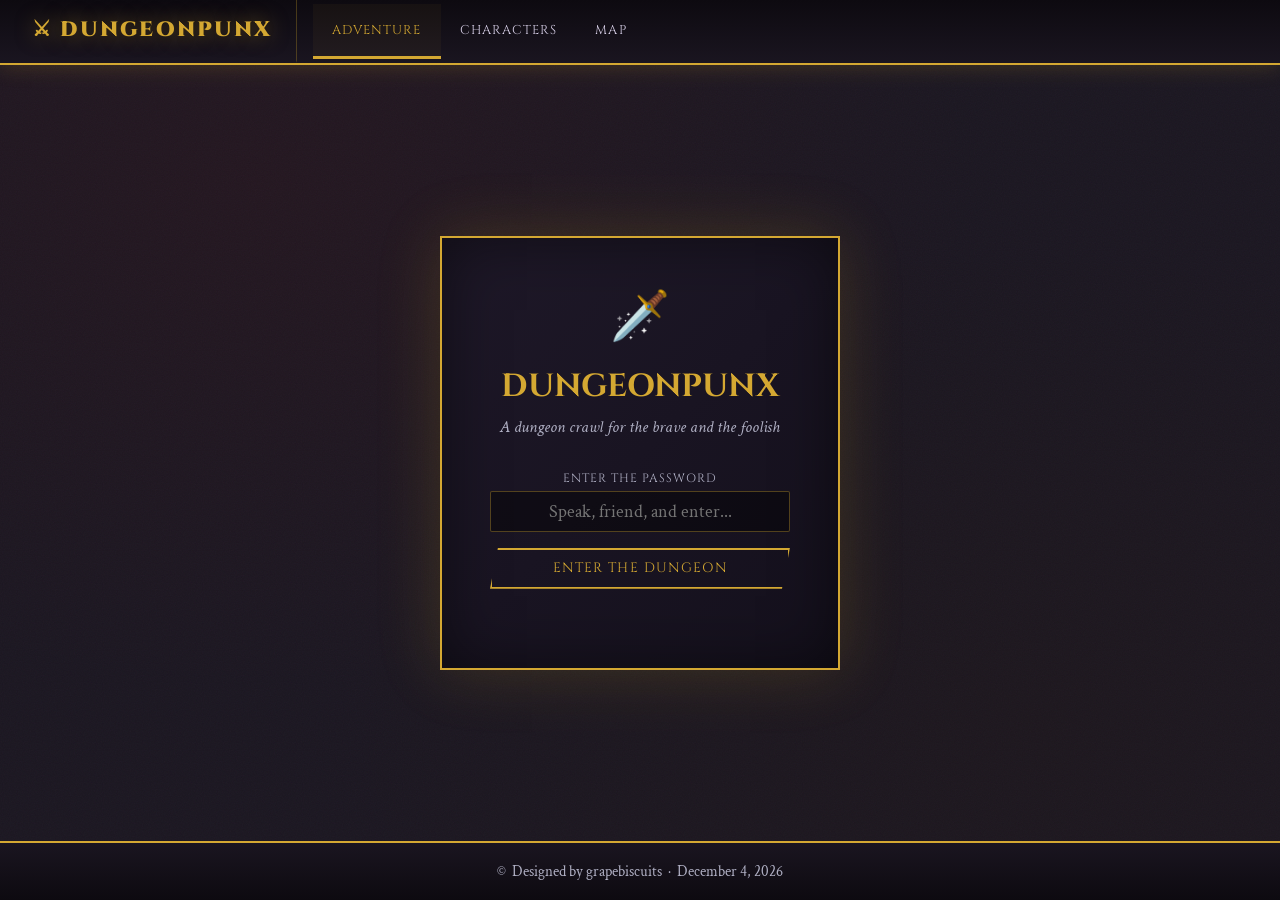
<file: map.html>
<!DOCTYPE html>
<html lang="en">
<head>
<meta charset="UTF-8">
<meta name="viewport" content="width=device-width, initial-scale=1.0">
<title>Map — DUNGEONPUNX</title>
<link rel="stylesheet" href="shared.css">
<style>
.map-container { padding: 1rem; flex: 1; display: flex; flex-direction: column; }
.map-toolbar {
  display: flex; align-items: center; justify-content: space-between;
  margin-bottom: 1rem; flex-wrap: wrap; gap: 0.5rem;
}
.map-toolbar h1 { font-family: 'Cinzel', serif; font-size: 1.5rem; color: var(--gold); }

.map-area {
  flex: 1;
  background: radial-gradient(ellipse at center, #1a1520 0%, #0d0a10 100%);
  border: 2px solid rgba(201,162,39,0.3);
  border-radius: 2px;
  position: relative;
  overflow: auto;
  min-height: 500px;
}

.map-canvas-wrap {
  position: relative;
  min-width: 800px;
  min-height: 600px;
  padding: 2rem;
}

svg.map-svg {
  position: absolute;
  inset: 0;
  width: 100%;
  height: 100%;
  pointer-events: none;
}

.map-room {
  position: absolute;
  width: 120px;
  min-height: 70px;
  border: 2px solid rgba(201,162,39,0.4);
  background: rgba(20,16,28,0.95);
  padding: 0.5rem;
  cursor: pointer;
  transition: all 0.2s;
  transform: translate(-50%, -50%);
  text-align: center;
  z-index: 10;
}
.map-room:hover { border-color: var(--gold); box-shadow: 0 0 12px rgba(201,162,39,0.25); }
.map-room.current-room { border-color: var(--gold); box-shadow: 0 0 20px rgba(201,162,39,0.4); background: rgba(40,30,50,0.98); }
.map-room.cleared { border-color: var(--emerald-bright); }
.map-room.boss-room { border-color: var(--blood-bright); }
.map-room.start-room { border-color: #7b68ee; }
.map-room.fog { background: rgba(10,8,14,0.97); border-color: rgba(80,70,100,0.3); cursor: default; }
.map-room.fog:hover { border-color: rgba(80,70,100,0.3); box-shadow: none; }

.room-icon { font-size: 1.2rem; margin-bottom: 2px; }
.room-map-name { font-family: 'Cinzel', serif; font-size: 0.62rem; color: var(--parchment); line-height: 1.3; letter-spacing: 0.03em; }
.room-map-type { font-size: 0.58rem; color: var(--stone-light); margin-top: 2px; letter-spacing: 0.05em; text-transform: uppercase; }
.room-map-badge { font-size: 0.55rem; margin-top: 3px; }

.fog-label { font-family: 'Cinzel', serif; font-size: 0.65rem; color: rgba(100,90,120,0.5); letter-spacing: 0.1em; }

.map-legend {
  display: flex; flex-wrap: wrap; gap: 0.75rem;
  padding: 0.75rem 1rem;
  background: rgba(0,0,0,0.4);
  border-top: 1px solid rgba(201,162,39,0.15);
}
.legend-item { display: flex; align-items: center; gap: 0.4rem; font-size: 0.78rem; color: var(--stone-light); }
.legend-dot { width: 12px; height: 12px; border: 2px solid currentColor; flex-shrink: 0; }

.room-tooltip {
  position: fixed;
  background: linear-gradient(135deg, #1e1828, #14101c);
  border: 1px solid var(--gold);
  padding: 0.75rem 1rem;
  max-width: 260px;
  z-index: 200;
  pointer-events: none;
  box-shadow: 0 4px 20px rgba(0,0,0,0.7);
  font-size: 0.82rem;
  display: none;
}
.tooltip-name { font-family: 'Cinzel', serif; color: var(--gold); margin-bottom: 0.3rem; font-size: 0.9rem; }
.tooltip-desc { color: var(--stone-light); font-style: italic; line-height: 1.5; }

.no-game-msg {
  flex: 1; display: flex; align-items: center; justify-content: center;
  flex-direction: column; gap: 1rem; color: var(--stone-light);
}
.no-game-msg p { font-style: italic; }
</style>
</head>
<body>
<nav>
  <a href="index.html" class="nav-brand">⚔ DUNGEONPUNX</a>
  <a href="index.html">Adventure</a>
  <a href="characters.html">Characters</a>
  <a href="map.html" class="active">Map</a>
</nav>

<div class="map-container">
  <div class="map-toolbar">
    <div>
      <h1>🗺 Dungeon Map</h1>
      <div style="color:var(--stone-light);font-size:0.82rem;font-style:italic" id="mapSubtitle">Loading...</div>
    </div>
    <div style="display:flex;gap:0.75rem;align-items:center">
      <button class="btn btn-sm" onclick="window.location.href='index.html'">← Back to Game</button>
    </div>
  </div>

  <div id="noGameMsg" class="no-game-msg" style="display:none">
    <div style="font-size:3rem">🗺</div>
    <p>No active dungeon run. Start an adventure to see the map!</p>
    <button class="btn btn-success" onclick="window.location.href='index.html'">Begin Adventure</button>
  </div>

  <div id="mapWrapper" style="display:none;flex:1;display:none;flex-direction:column">
    <div class="map-area" id="mapArea">
      <div class="map-canvas-wrap" id="mapCanvas">
        <svg class="map-svg" id="mapSvg"></svg>
      </div>
    </div>
    <div class="map-legend">
      <div class="legend-item"><div class="legend-dot" style="color:var(--gold)"></div> Current Room</div>
      <div class="legend-item"><div class="legend-dot" style="color:var(--emerald-bright)"></div> Cleared</div>
      <div class="legend-item"><div class="legend-dot" style="color:var(--blood-bright)"></div> Boss Room</div>
      <div class="legend-item"><div class="legend-dot" style="color:#7b68ee"></div> Starting Room</div>
      <div class="legend-item"><div class="legend-dot" style="color:rgba(80,70,100,0.5)"></div> Unexplored</div>
      <div id="legendRooms" style="margin-left:auto;font-family:'Cinzel',serif;font-size:0.75rem;color:var(--stone-light)"></div>
    </div>
  </div>
</div>

<div class="room-tooltip" id="roomTooltip">
  <div class="tooltip-name" id="ttName"></div>
  <div id="ttType" style="font-size:0.7rem;color:var(--stone-light);margin-bottom:0.4rem;text-transform:uppercase;letter-spacing:0.08em"></div>
  <div class="tooltip-desc" id="ttDesc"></div>
  <div id="ttStatus" style="margin-top:0.4rem;font-size:0.72rem"></div>
</div>

<footer>
    <span><a href="thanks.html" class="copyright" title="">©</a>&nbsp; Designed by grapebiscuits &nbsp;·&nbsp; <span id="footerDate"></span></span>
</footer>

<script src="engine.js"></script>
<script>
const E = DungeonEngine;
let gameState = null;

document.getElementById('footerDate').textContent = new Date().toLocaleDateString('en-US',{year:'numeric',month:'long',day:'numeric'});

async function init() {
  if (!E.AUTH.check()) { window.location.href = 'index.html'; return; }
  gameState = await E.getState();

  if (!gameState.started || !gameState.mapRooms || !gameState.mapRooms.length) {
    document.getElementById('noGameMsg').style.display = 'flex';
    document.getElementById('mapWrapper').style.display = 'none';
    document.getElementById('mapSubtitle').textContent = 'No active adventure';
    return;
  }

  document.getElementById('noGameMsg').style.display = 'none';
  document.getElementById('mapWrapper').style.display = 'flex';

  const cleared = gameState.mapRooms.filter(r => r.cleared).length;
  const visited = gameState.mapRooms.filter(r => r.visited).length;
  document.getElementById('mapSubtitle').textContent = `Dungeon Level ${gameState.dungeonLevel} · ${visited} rooms discovered · ${cleared} cleared`;
  document.getElementById('legendRooms').textContent = `${visited}/${gameState.mapRooms.length} rooms found`;

  layoutAndRenderMap();
}

function layoutAndRenderMap() {
  const rooms = gameState.mapRooms;
  if (!rooms || !rooms.length) return;
  const positions = computeLayout(rooms);
  renderMap(rooms, positions);
}

function computeLayout(rooms) {
  // BFS layout from room 0
  const positions = new Array(rooms.length).fill(null);
  const HGAP = 180, VGAP = 130;
  const visited = new Set();
  const queue = [{idx: 0, col: 0, row: 0}];
  const colRowSet = new Set();

  while (queue.length) {
    const {idx, col, row} = queue.shift();
    if (visited.has(idx)) continue;
    visited.add(idx);

    // Avoid collisions
    let finalRow = row;
    while (colRowSet.has(`${col},${finalRow}`)) finalRow++;
    colRowSet.add(`${col},${finalRow}`);
    positions[idx] = { x: 80 + col * HGAP, y: 80 + finalRow * VGAP };

    const room = rooms[idx];
    const children = (room.connections || []).filter(c => !visited.has(c));
    children.forEach((child, i) => {
      queue.push({ idx: child, col: col + 1, row: finalRow + i });
    });
  }

  // Any unpositioned rooms
  rooms.forEach((r, i) => {
    if (!positions[i]) positions[i] = { x: 80 + (i % 4) * 180, y: 80 + Math.floor(i / 4) * 130 };
  });

  return positions;
}

function renderMap(rooms, positions) {
  const canvas = document.getElementById('mapCanvas');
  const svg = document.getElementById('mapSvg');

  // Calculate canvas size
  const maxX = Math.max(...positions.map(p => p.x)) + 150;
  const maxY = Math.max(...positions.map(p => p.y)) + 110;
  canvas.style.minWidth = maxX + 'px';
  canvas.style.minHeight = maxY + 'px';

  // Draw connections in SVG
  const lines = [];
  rooms.forEach((room, i) => {
    (room.connections || []).forEach(j => {
      if (j > i) {
        const from = positions[i], to = positions[j];
        const fromVis = room.visited;
        const toVis = rooms[j].visited;
        if (fromVis || toVis) {
          lines.push(`<line x1="${from.x}" y1="${from.y}" x2="${to.x}" y2="${to.y}"
            stroke="${fromVis && toVis ? 'rgba(201,162,39,0.35)' : 'rgba(80,70,100,0.2)'}"
            stroke-width="2" stroke-dasharray="${fromVis && toVis ? 'none' : '6,4'}"/>`);
        }
      }
    });
  });
  svg.innerHTML = lines.join('');

  canvas.querySelectorAll('.map-room').forEach(el => el.remove());

  const typeIcons = { combat:'⚔',puzzle:'🔮',treasure:'💰',exploration:'🔍',boss:'💀',social:'💬' };

  rooms.forEach((room, i) => {
    const pos = positions[i];
    const isVisible = room.visited;
    const isCurrent = gameState.currentRoom === i;

    const div = document.createElement('div');
    div.className = [
      'map-room',
      isCurrent ? 'current-room' : '',
      room.cleared ? 'cleared' : '',
      room.isBoss ? 'boss-room' : '',
      room.isStart ? 'start-room' : '',
      !isVisible ? 'fog' : ''
    ].filter(Boolean).join(' ');

    div.style.left = pos.x + 'px';
    div.style.top = pos.y + 'px';

    if (!isVisible) {
      div.innerHTML = `<div class="fog-label">???</div>`;
    } else {
      div.innerHTML = `
        <div class="room-icon">${typeIcons[room.type] || '🚪'}</div>
        <div class="room-map-name">${room.name}</div>
        <div class="room-map-type">${room.type}</div>
        <div class="room-map-badge">
          ${room.cleared ? '<span style="color:var(--emerald-bright)">✓</span>' : ''}
          ${isCurrent ? '<span style="color:var(--gold)">★</span>' : ''}
          ${room.isStart ? '<span style="color:#7b68ee">⚑</span>' : ''}
          ${room.isBoss ? '<span style="color:var(--blood-bright)">☠</span>' : ''}
        </div>
      `;
      div.addEventListener('mouseenter', (e) => showTooltip(room, e));
      div.addEventListener('mousemove', (e) => moveTooltip(e));
      div.addEventListener('mouseleave', hideTooltip);
    }
    canvas.appendChild(div);
  });
}

function showTooltip(room, e) {
  const tt = document.getElementById('roomTooltip');
  document.getElementById('ttName').textContent = room.name;
  document.getElementById('ttType').textContent = room.type;
  document.getElementById('ttDesc').textContent = room.description;
  document.getElementById('ttStatus').innerHTML = [
    room.cleared ? '<span style="color:var(--emerald-bright)">✓ Cleared</span>' : '',
    room.isStart ? '<span style="color:#7b68ee">⚑ Starting Room</span>' : '',
    room.isBoss ? '<span style="color:var(--blood-bright)">☠ Boss Room</span>' : '',
    gameState.currentRoom === gameState.mapRooms.indexOf(room) ? '<span style="color:var(--gold)">★ Current Location</span>' : ''
  ].filter(Boolean).join(' · ');
  tt.style.display = 'block';
  moveTooltip(e);
}

function moveTooltip(e) {
  const tt = document.getElementById('roomTooltip');
  const x = e.clientX + 16, y = e.clientY - 10;
  tt.style.left = Math.min(x, window.innerWidth - 280) + 'px';
  tt.style.top = Math.min(y, window.innerHeight - 180) + 'px';
}

function hideTooltip() {
  document.getElementById('roomTooltip').style.display = 'none';
}

init();
</script>
</body>
</html>
</file>
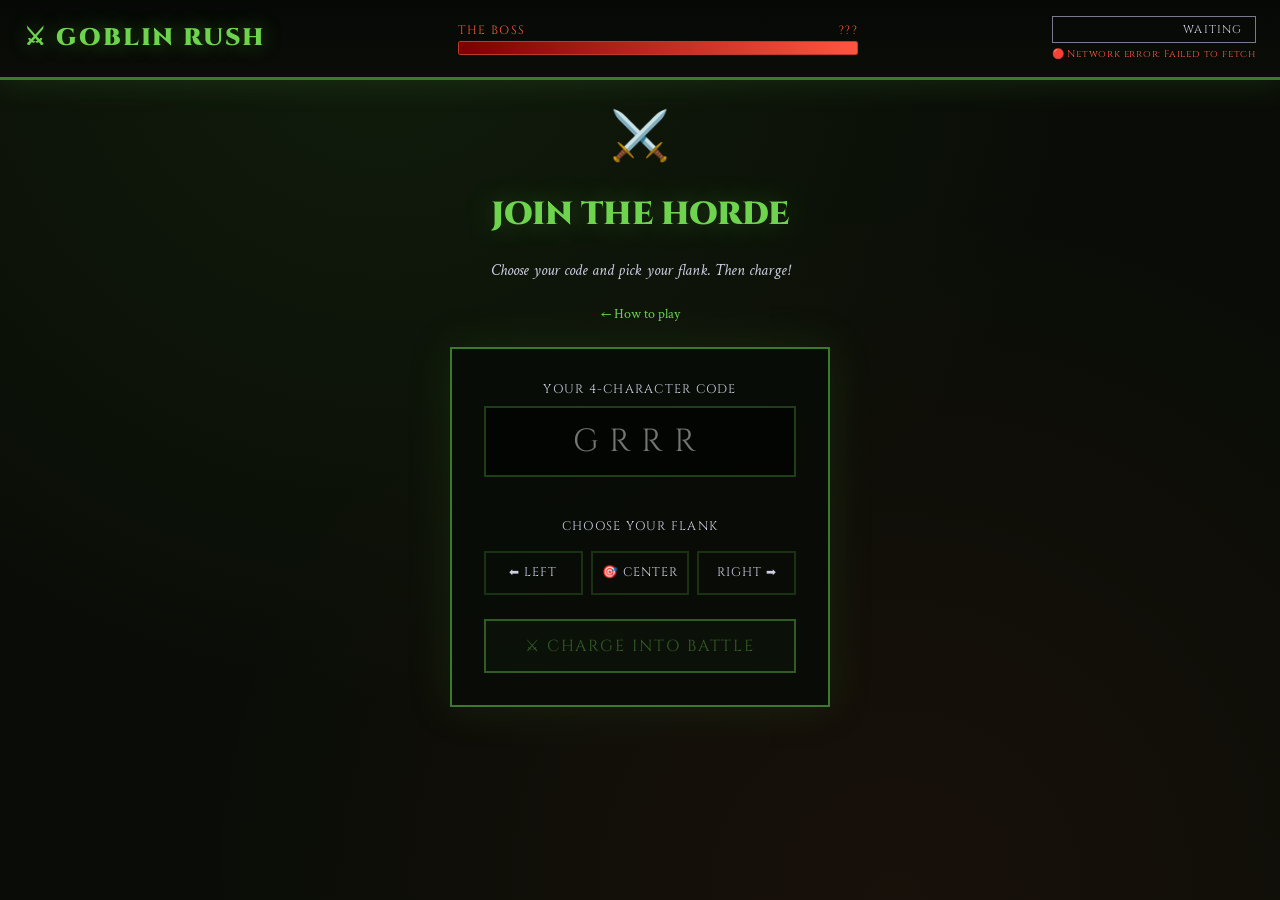
<file: mob-index.html>
<!DOCTYPE html>
<html lang="en">
<head>
<meta charset="UTF-8">
<meta name="viewport" content="width=device-width, initial-scale=1.0">
<title>GOBLIN RUSH — Join the Horde</title>
<link href="https://fonts.googleapis.com/css2?family=Cinzel:wght@400;700;900&family=Crimson+Text:ital,wght@0,400;0,600;1,400&display=swap" rel="stylesheet">
<style>
:root {
  --goblin: #3a7a2a;
  --goblin-bright: #6ed44e;
  --goblin-dark: #1e3d14;
  --gold: #e8bc3c;
  --gold-bright: #f5c518;
  --blood: #c0392b;
  --blood-bright: #ff5540;
  --stone: #7a7a8e;
  --stone-light: #d0d0e4;
  --parchment: #f8f0d8;
  --sapphire: #4aabef;
  --violet: #b47ad0;
  --emerald: #3edc81;
}
* { margin: 0; padding: 0; box-sizing: border-box; }

body {
  background: #0a0d07;
  background-image:
    radial-gradient(ellipse at 30% 0%, rgba(58,122,42,0.14) 0%, transparent 55%),
    radial-gradient(ellipse at 70% 100%, rgba(192,57,43,0.08) 0%, transparent 55%);
  color: var(--parchment);
  font-family: 'Crimson Text', serif;
  font-size: 18px;
  min-height: 100vh;
  display: flex;
  flex-direction: column;
  align-items: center;
}

header {
  width: 100%;
  background: linear-gradient(180deg, #050805 0%, #0a0d07 100%);
  border-bottom: 3px solid var(--goblin);
  padding: 1rem 1.5rem;
  display: flex;
  align-items: center;
  justify-content: space-between;
  box-shadow: 0 2px 30px rgba(58,122,42,0.25);
}
.logo { font-family:'Cinzel',serif; font-size:1.5rem; font-weight:900; color:var(--goblin-bright); letter-spacing:0.08em; text-shadow: 0 0 20px rgba(110,212,78,0.4); }

.boss-hp-bar-wrap { flex:1; max-width:400px; margin:0 2rem; }
.boss-hp-label { font-family:'Cinzel',serif; font-size:0.75rem; color:var(--blood-bright); letter-spacing:0.12em; text-transform:uppercase; margin-bottom:3px; display:flex; justify-content:space-between; }
.boss-hp-bg { height:14px; background:rgba(0,0,0,0.5); border:1px solid var(--blood); border-radius:2px; overflow:hidden; }
.boss-hp-fill { height:100%; background:linear-gradient(90deg,#7b0000,var(--blood-bright)); transition:width 0.6s ease; }
.phase-tag { font-family:'Cinzel',serif; font-size:0.7rem; letter-spacing:0.1em; padding:0.3rem 0.8rem; border:1px solid; text-transform:uppercase; }

main { width:100%; max-width:700px; padding:1.5rem; flex:1; }

/* JOIN */
.join-screen { display:flex; flex-direction:column; align-items:center; justify-content:center; min-height:70vh; text-align:center; gap:1.5rem; }
.join-title { font-family:'Cinzel',serif; font-size:2rem; font-weight:900; color:var(--goblin-bright); text-shadow:0 0 30px rgba(110,212,78,0.3); }
.join-subtitle { color:var(--stone-light); font-style:italic; font-size:1rem; }
.join-box { background:rgba(8,12,6,0.9); border:2px solid var(--goblin); padding:2rem; width:100%; max-width:380px; box-shadow:0 0 40px rgba(58,122,42,0.2); }
.code-input { background:rgba(0,0,0,0.6); border:2px solid rgba(58,122,42,0.5); color:var(--goblin-bright); font-family:'Cinzel',serif; font-size:2rem; letter-spacing:0.35em; text-align:center; padding:0.75rem; width:100%; outline:none; text-transform:uppercase; transition:border-color 0.2s; }
.code-input:focus { border-color:var(--goblin-bright); }
.code-error { color:var(--blood-bright); font-size:0.88rem; min-height:1.2rem; margin-top:0.4rem; }
.region-picker { display:grid; grid-template-columns:1fr 1fr 1fr; gap:0.5rem; margin:1rem 0; }
.region-btn { font-family:'Cinzel',serif; font-size:0.78rem; letter-spacing:0.08em; padding:0.7rem 0.4rem; border:2px solid rgba(58,122,42,0.35); background:transparent; color:var(--stone-light); cursor:pointer; transition:all 0.15s; text-transform:uppercase; }
.region-btn:hover { border-color:var(--goblin); color:var(--goblin-bright); }
.region-btn.selected { border-color:var(--goblin-bright); background:rgba(58,122,42,0.2); color:var(--goblin-bright); }
.join-btn { width:100%; font-family:'Cinzel',serif; font-size:1rem; letter-spacing:0.12em; text-transform:uppercase; padding:0.9rem; border:2px solid var(--goblin-bright); background:rgba(58,122,42,0.15); color:var(--goblin-bright); cursor:pointer; transition:all 0.15s; margin-top:0.5rem; }
.join-btn:hover { background:rgba(58,122,42,0.3); }
.join-btn:disabled { opacity:0.4; cursor:not-allowed; }

/* PLAYER SCREEN */
.player-screen { display:none; }
.status-bar { background:rgba(0,0,0,0.4); border:1px solid rgba(58,122,42,0.3); padding:0.75rem 1rem; margin-bottom:1rem; display:flex; align-items:center; justify-content:space-between; gap:1rem; flex-wrap:wrap; }
.goblin-id { font-family:'Cinzel',serif; font-size:0.9rem; color:var(--goblin-bright); letter-spacing:0.1em; }
.region-tag { font-family:'Cinzel',serif; font-size:0.72rem; letter-spacing:0.1em; padding:0.2rem 0.7rem; border:1px solid; text-transform:uppercase; }
.region-left { color:var(--sapphire); border-color:var(--sapphire); }
.region-center { color:var(--gold); border-color:var(--gold); }
.region-right { color:var(--violet); border-color:var(--violet); }

.my-hp { background:rgba(0,0,0,0.4); border:1px solid rgba(58,122,42,0.25); padding:1rem; margin-bottom:1rem; display:flex; align-items:center; gap:1rem; }
.my-hp-num { font-family:'Cinzel',serif; font-size:2.5rem; color:var(--goblin-bright); line-height:1; min-width:80px; }
.my-hp-label { font-size:0.75rem; color:var(--stone-light); letter-spacing:0.1em; text-transform:uppercase; }
.hp-bar-bg { height:12px; background:rgba(0,0,0,0.5); border:1px solid rgba(110,212,78,0.3); border-radius:1px; overflow:hidden; margin-top:4px; }
.hp-bar-fill { height:100%; background:linear-gradient(90deg,var(--goblin-dark),var(--goblin-bright)); transition:width 0.5s ease; }

.phase-display { text-align:center; padding:0.75rem; margin-bottom:1rem; font-family:'Cinzel',serif; font-size:0.9rem; letter-spacing:0.12em; text-transform:uppercase; border:1px solid; }
.phase-boss { border-color:var(--blood); color:var(--blood-bright); background:rgba(192,57,43,0.1); }
.phase-players { border-color:var(--goblin); color:var(--goblin-bright); background:rgba(58,122,42,0.1); }
.phase-waiting { border-color:var(--stone); color:var(--stone-light); background:rgba(0,0,0,0.2); }
.phase-break { border-color:var(--gold); color:var(--gold); background:rgba(232,188,60,0.08); }

.timer-ring { display:inline-flex; align-items:center; justify-content:center; width:48px; height:48px; border-radius:50%; border:3px solid var(--goblin); font-family:'Cinzel',serif; font-size:1.1rem; font-weight:700; color:var(--goblin-bright); transition:all 0.5s; background:rgba(0,0,0,0.4); }
.timer-ring.urgent { border-color:var(--blood-bright); color:var(--blood-bright); animation:pulse 0.5s ease-in-out infinite alternate; }
@keyframes pulse { from{transform:scale(1);}to{transform:scale(1.08);} }

.action-grid { display:grid; grid-template-columns:1fr 1fr 1fr; gap:0.75rem; margin-bottom:1.25rem; }
.action-btn { font-family:'Cinzel',serif; font-size:0.88rem; letter-spacing:0.08em; text-transform:uppercase; padding:1.25rem 0.5rem; border:2px solid; background:transparent; cursor:pointer; transition:all 0.15s; display:flex; flex-direction:column; align-items:center; gap:0.4rem; }
.action-btn .action-icon { font-size:1.8rem; }
.action-btn .action-desc { font-size:0.68rem; color:var(--stone-light); letter-spacing:0.06em; font-family:'Crimson Text',serif; font-style:italic; text-transform:none; }
.btn-attack { border-color:var(--blood-bright); color:var(--blood-bright); }
.btn-attack:hover,.btn-attack.selected { background:rgba(192,57,43,0.2); box-shadow:0 0 12px rgba(192,57,43,0.3); }
.btn-defend { border-color:var(--sapphire); color:var(--sapphire); }
.btn-defend:hover,.btn-defend.selected { background:rgba(74,171,239,0.2); box-shadow:0 0 12px rgba(74,171,239,0.3); }
.btn-heal { border-color:var(--emerald); color:var(--emerald); }
.btn-heal:hover,.btn-heal.selected { background:rgba(62,220,129,0.2); box-shadow:0 0 12px rgba(62,220,129,0.3); }
.action-btn:disabled { opacity:0.35; cursor:not-allowed; }
.action-btn.selected { opacity:1 !important; }

.defend-bonus-badge { background:rgba(74,171,239,0.15); border:1px solid rgba(74,171,239,0.4); color:var(--sapphire); font-family:'Cinzel',serif; font-size:0.7rem; letter-spacing:0.1em; padding:0.3rem 0.75rem; text-align:center; margin-bottom:0.75rem; display:none; }

.confirm-btn { width:100%; font-family:'Cinzel',serif; font-size:1rem; letter-spacing:0.15em; text-transform:uppercase; padding:1rem; border:2px solid var(--goblin-bright); background:rgba(58,122,42,0.2); color:var(--goblin-bright); cursor:pointer; transition:all 0.15s; margin-bottom:1rem; }
.confirm-btn:hover:not(:disabled) { background:rgba(58,122,42,0.4); box-shadow:0 0 20px rgba(110,212,78,0.3); }
.confirm-btn:disabled { opacity:0.4; cursor:not-allowed; }
.confirm-btn.submitted { border-color:var(--emerald); color:var(--emerald); background:rgba(62,220,129,0.1); }

.horde-overview { display:grid; grid-template-columns:1fr 1fr 1fr; gap:0.5rem; margin-bottom:1rem; }
.horde-zone { background:rgba(0,0,0,0.3); border:1px solid rgba(255,255,255,0.08); padding:0.5rem; text-align:center; }
.horde-zone-label { font-family:'Cinzel',serif; font-size:0.68rem; letter-spacing:0.1em; text-transform:uppercase; margin-bottom:0.3rem; }
.horde-zone-count { font-family:'Cinzel',serif; font-size:1.3rem; }

.battle-log { background:rgba(0,0,0,0.4); border:1px solid rgba(58,122,42,0.2); padding:0.75rem; max-height:200px; overflow-y:auto; }
.log-entry { font-size:0.85rem; padding:0.25rem 0.4rem; border-left:2px solid transparent; margin-bottom:0.2rem; line-height:1.5; }
.log-entry.damage { border-color:var(--blood-bright); color:#ffc8c0; }
.log-entry.action { border-color:var(--goblin-bright); color:#c8ffcc; }
.log-entry.info { border-color:var(--stone); color:var(--stone-light); }
.log-entry.heal { border-color:var(--emerald); color:#b0ffd0; }
.log-entry.boss { border-color:var(--gold); color:#ffeaa0; }

/* DEATH REVIVAL SCREEN */
.revival-screen { display:none; text-align:center; padding:2rem 1rem; }
.revival-screen h2 { font-family:'Cinzel',serif; font-size:1.8rem; color:var(--blood-bright); margin-bottom:0.75rem; }
.revival-chances { display:flex; justify-content:center; gap:0.5rem; margin:1.5rem 0; }
.chance-dot { width:20px; height:20px; border-radius:50%; border:2px solid var(--goblin-bright); background:rgba(58,122,42,0.3); transition:all 0.3s; }
.chance-dot.used { border-color:var(--blood); background:var(--blood); }
.revival-roll-btn { font-family:'Cinzel',serif; font-size:1rem; letter-spacing:0.15em; text-transform:uppercase; padding:1rem 2.5rem; border:2px solid var(--goblin-bright); background:rgba(58,122,42,0.2); color:var(--goblin-bright); cursor:pointer; transition:all 0.15s; margin:0.5rem; }
.revival-roll-btn:hover { background:rgba(58,122,42,0.4); }
.revival-roll-btn.advantage { border-color:var(--gold); color:var(--gold); background:rgba(232,188,60,0.1); }
.revival-roll-btn:disabled { opacity:0.35; cursor:not-allowed; }
.revival-result { font-family:'Cinzel',serif; font-size:2.5rem; margin:1rem 0; min-height:3rem; }

.dead-screen { text-align:center; padding:3rem 1rem; display:none; }
.dead-screen h2 { font-family:'Cinzel',serif; font-size:2rem; color:var(--blood-bright); margin-bottom:1rem; }

/* VICTORY POPUP */
.victory-overlay { position:fixed; inset:0; background:rgba(0,0,0,0.92); z-index:1000; display:none; align-items:center; justify-content:center; padding:1.5rem; backdrop-filter:blur(4px); }
.victory-box { background:linear-gradient(135deg, #0a1a06, #061006); border:3px solid var(--goblin-bright); padding:2.5rem 2rem; max-width:540px; width:100%; text-align:center; box-shadow:0 0 80px rgba(110,212,78,0.35); animation:victoryPop 0.5s ease-out; }
@keyframes victoryPop { from{transform:scale(0.8);opacity:0;} to{transform:scale(1);opacity:1;} }
.victory-box h2 { font-family:'Cinzel',serif; font-size:2.2rem; color:var(--goblin-bright); margin-bottom:0.5rem; text-shadow:0 0 30px rgba(110,212,78,0.5); }
.victory-box .sub { color:var(--stone-light); font-style:italic; margin-bottom:2rem; }
.stats-grid { display:grid; grid-template-columns:1fr 1fr; gap:0.75rem; margin-bottom:1.5rem; text-align:left; }
.stat-item { background:rgba(0,0,0,0.4); border:1px solid rgba(110,212,78,0.2); padding:0.75rem; }
.stat-label { font-family:'Cinzel',serif; font-size:0.65rem; letter-spacing:0.1em; color:var(--stone-light); text-transform:uppercase; margin-bottom:0.2rem; }
.stat-value { font-family:'Cinzel',serif; font-size:1.4rem; color:var(--goblin-bright); }
.zone-stats { margin-bottom:1.5rem; }
.zone-stat-row { display:flex; align-items:center; gap:0.75rem; padding:0.4rem 0; border-bottom:1px solid rgba(255,255,255,0.06); font-size:0.88rem; }
.zone-stat-label { min-width:90px; font-family:'Cinzel',serif; font-size:0.75rem; }
.zone-stat-bar { flex:1; height:8px; background:rgba(0,0,0,0.4); border-radius:1px; overflow:hidden; }
.zone-stat-fill { height:100%; transition:width 0.6s ease; }
.zone-stat-num { min-width:50px; text-align:right; color:var(--parchment); font-family:'Cinzel',serif; font-size:0.85rem; }
.victory-close-btn { font-family:'Cinzel',serif; font-size:0.9rem; letter-spacing:0.15em; text-transform:uppercase; padding:0.8rem 2rem; border:2px solid var(--goblin-bright); background:rgba(58,122,42,0.2); color:var(--goblin-bright); cursor:pointer; transition:all 0.15s; }
.victory-close-btn:hover { background:rgba(58,122,42,0.4); }

::-webkit-scrollbar { width:6px; }
::-webkit-scrollbar-track { background:#050805; }
::-webkit-scrollbar-thumb { background:var(--goblin); border-radius:3px; }
</style>
</head>
<body>

<header>
  <div class="logo">⚔ GOBLIN RUSH</div>
  <div class="boss-hp-bar-wrap">
    <div class="boss-hp-label"><span>THE BOSS</span><span id="bossHPText">???</span></div>
    <div class="boss-hp-bg"><div class="boss-hp-fill" id="bossHPFill" style="width:100%"></div></div>
  </div>
  <div style="text-align:right">
    <div class="phase-tag" id="phaseTag" style="color:var(--stone-light);border-color:var(--stone)">WAITING</div>
    <div id="connStatus" style="font-family:'Cinzel',serif;font-size:0.62rem;letter-spacing:0.08em;margin-top:4px;color:var(--stone-light)">⏳ Connecting...</div>
  </div>
</header>

<main>
  <!-- JOIN -->
  <div class="join-screen" id="joinScreen">
    <div style="font-size:3rem">⚔️</div>
    <div class="join-title">JOIN THE HORDE</div>
    <div class="join-subtitle">Choose your code and pick your flank. Then charge!</div>
    <div style="font-size:0.85rem;color:var(--stone-light)"><a href="landing.html" style="color:var(--goblin-bright);text-decoration:none">← How to play</a></div>

    <div class="join-box">
      <label style="font-family:'Cinzel',serif;font-size:0.78rem;letter-spacing:0.1em;color:var(--stone-light);text-transform:uppercase;display:block;margin-bottom:0.5rem">Your 4-character code</label>
      <input type="text" class="code-input" id="codeInput" maxlength="4" placeholder="GRRR" oninput="this.value=this.value.toUpperCase()">
      <div class="code-error" id="codeError"></div>

      <div style="font-family:'Cinzel',serif;font-size:0.78rem;letter-spacing:0.1em;color:var(--stone-light);text-transform:uppercase;margin:1rem 0 0.5rem">Choose your flank</div>
      <div class="region-picker">
        <button class="region-btn" onclick="selectRegion('left',this)">⬅ Left</button>
        <button class="region-btn" onclick="selectRegion('center',this)">🎯 Center</button>
        <button class="region-btn" onclick="selectRegion('right',this)">Right ➡</button>
      </div>

      <button class="join-btn" id="joinBtn" onclick="joinHorde()" disabled>⚔ CHARGE INTO BATTLE</button>
    </div>

    <div id="waitingPlayers" style="font-size:0.85rem;color:var(--stone-light);font-style:italic"></div>
  </div>

  <!-- PLAYER SCREEN -->
  <div class="player-screen" id="playerScreen">
    <div class="status-bar">
      <div>
        <div class="goblin-id">⚔️ <span id="myCode"></span></div>
        <div style="font-size:0.75rem;color:var(--stone-light);margin-top:2px">Round <span id="roundNum">1</span></div>
      </div>
      <div id="myRegionTag" class="region-tag region-center">Center</div>
      <div style="text-align:right">
        <div style="font-size:0.72rem;color:var(--stone-light);letter-spacing:0.08em;text-transform:uppercase;margin-bottom:3px">Timer</div>
        <div class="timer-ring" id="timerRing">—</div>
      </div>
    </div>

    <div class="my-hp" id="myHPDisplay">
      <div>
        <div class="my-hp-num" id="myHPNum">20</div>
        <div class="my-hp-label">HP / 20</div>
        <div class="hp-bar-bg" style="width:120px"><div class="hp-bar-fill" id="myHPBar" style="width:100%"></div></div>
      </div>
      <div style="flex:1">
        <div style="font-size:0.8rem;color:var(--stone-light);margin-bottom:0.25rem">Status</div>
        <div id="myStatus" style="font-size:0.9rem;color:var(--parchment)">Ready for battle</div>
        <div style="margin-top:0.25rem;font-size:0.78rem;color:var(--stone-light)" id="myStatsLine"></div>
      </div>
    </div>

    <div class="phase-display phase-waiting" id="phaseDisplay">Waiting for battle to begin...</div>

    <div class="horde-overview" id="hordeOverview">
      <div class="horde-zone"><div class="horde-zone-label" style="color:var(--sapphire)">⬅ Left</div><div class="horde-zone-count" id="leftCount">0</div><div style="font-size:0.68rem;color:var(--stone-light)">goblins</div></div>
      <div class="horde-zone"><div class="horde-zone-label" style="color:var(--gold)">🎯 Center</div><div class="horde-zone-count" id="centerCount">0</div><div style="font-size:0.68rem;color:var(--stone-light)">goblins</div></div>
      <div class="horde-zone"><div class="horde-zone-label" style="color:var(--violet)">Right ➡</div><div class="horde-zone-count" id="rightCount">0</div><div style="font-size:0.68rem;color:var(--stone-light)">goblins</div></div>
    </div>

    <div class="defend-bonus-badge" id="defendBonus">🛡→⚔ +3 ATTACK BONUS — You defended last round!</div>

    <div class="action-grid">
      <button class="action-btn btn-attack" id="btnAttack" onclick="selectAction('attack')">
        <span class="action-icon">⚔️</span><span>Attack</span>
        <span class="action-desc">1d6 dmg (+3 if defended)</span>
      </button>
      <button class="action-btn btn-defend" id="btnDefend" onclick="selectAction('defend')">
        <span class="action-icon">🛡️</span><span>Defend</span>
        <span class="action-desc">Half damage this round</span>
      </button>
      <button class="action-btn btn-heal" id="btnHeal" onclick="selectAction('heal')">
        <span class="action-icon">💚</span><span>Heal</span>
        <span class="action-desc">Restore 1d4 HP</span>
      </button>
    </div>

    <button class="confirm-btn" id="confirmBtn" onclick="confirmAction()" disabled>SELECT AN ACTION</button>

    <div style="font-family:'Cinzel',serif;font-size:0.72rem;letter-spacing:0.1em;color:var(--stone-light);text-transform:uppercase;margin-bottom:0.4rem">Battle Log</div>
    <div class="battle-log" id="battleLog"><div class="log-entry info">Waiting for battle to start...</div></div>
  </div>

  <!-- REVIVAL SCREEN -->
  <div class="revival-screen" id="revivalScreen">
    <div style="font-size:3rem;margin-bottom:0.5rem">💀</div>
    <h2>YOU HAVE FALLEN</h2>
    <p style="color:var(--stone-light);margin-bottom:1rem;font-size:0.95rem">Roll to get back up! You have <span id="chancesLeft">3</span> chances.</p>
    <div class="revival-chances" id="revivalChances">
      <div class="chance-dot" id="dot0"></div>
      <div class="chance-dot" id="dot1"></div>
      <div class="chance-dot" id="dot2"></div>
    </div>
    <div id="advantageNote" style="font-size:0.85rem;color:var(--gold);margin-bottom:0.75rem;display:none">✨ A zone-mate healed — you have ADVANTAGE on this roll!</div>
    <div class="revival-result" id="revivalResult"></div>
    <div style="display:flex;gap:0.75rem;justify-content:center;flex-wrap:wrap">
      <button class="revival-roll-btn" id="rollReviveBtn" onclick="rollRevival()">🎲 Roll to Revive</button>
      <button class="revival-roll-btn advantage" id="rollAdvantageBtn" onclick="rollRevivalAdvantage()" style="display:none">🎲🎲 Roll with Advantage</button>
    </div>
    <p style="font-size:0.82rem;color:var(--stone-light);margin-top:1.5rem;font-style:italic">Need 10 or higher on a d20 to get back up.</p>
  </div>

  <!-- DEAD SCREEN -->
  <div class="dead-screen" id="deadScreen">
    <div style="font-size:4rem;margin-bottom:1rem">💀</div>
    <h2 style="font-family:'Cinzel',serif;font-size:2rem;color:var(--blood-bright);margin-bottom:1rem;">YOU HAVE FALLEN</h2>
    <p style="color:var(--stone-light);margin-bottom:1.5rem">The boss struck you down, little goblin. All three revival chances spent.</p>
    <p style="font-size:0.9rem;color:var(--stone-light)">You can still watch the battle unfold...</p>
  </div>
</main>

<!-- VICTORY POPUP -->
<div class="victory-overlay" id="victoryOverlay">
  <div class="victory-box">
    <div style="font-size:3.5rem;margin-bottom:0.5rem">🎉</div>
    <h2>THE BOSS FALLS!</h2>
    <div class="sub">The horde is victorious! WAAAGH!</div>

    <div class="stats-grid" id="myStatsGrid"></div>

    <div style="font-family:'Cinzel',serif;font-size:0.72rem;letter-spacing:0.12em;color:var(--stone-light);text-transform:uppercase;margin-bottom:0.75rem">Zone Damage Breakdown</div>
    <div class="zone-stats" id="zoneStatsDisplay"></div>

    <button class="victory-close-btn" onclick="document.getElementById('victoryOverlay').style.display='none'">Close</button>
    <div style="margin-top:1rem"><button onclick="location.reload()" style="font-family:'Cinzel',serif;font-size:0.78rem;letter-spacing:0.1em;padding:0.5rem 1.2rem;border:1px solid rgba(110,212,78,0.3);background:transparent;color:var(--stone-light);cursor:pointer">Play Again</button></div>
  </div>
</div>

<script>
const FB_URL = 'https://dungeon-8db6b-default-rtdb.firebaseio.com/goblinrush';

// Connection status indicator
let _fbOk = null;
function setConnStatus(ok, msg) {
  const el = document.getElementById('connStatus');
  if (!el) return;
  _fbOk = ok;
  el.textContent = ok ? '🟢 Connected' : '🔴 ' + msg;
  el.style.color = ok ? 'var(--goblin-bright)' : 'var(--blood-bright)';
}

const FB = {
  get: async (p) => {
    try {
      const r = await fetch(`${FB_URL}/${p}.json`);
      const text = await r.text();
      if (!r.ok || text.startsWith('"') && text.includes('not allow')) {
        setConnStatus(false, 'Firebase rules blocked — set rules to allow read/write');
        return null;
      }
      setConnStatus(true, '');
      try { return JSON.parse(text); } catch { return null; }
    } catch(e) { setConnStatus(false, 'Network error: ' + e.message); return null; }
  },
  set: async (p, d) => {
    try {
      const r = await fetch(`${FB_URL}/${p}.json`, {method:'PUT', headers:{'Content-Type':'application/json'}, body:JSON.stringify(d)});
      const text = await r.text();
      if (!r.ok) { setConnStatus(false, 'Write blocked — check Firebase rules'); return false; }
      setConnStatus(true, '');
      return true;
    } catch(e) { setConnStatus(false, 'Write error: ' + e.message); return false; }
  },
  push: async (p, d) => {
    try {
      const r = await fetch(`${FB_URL}/${p}.json`, {method:'POST', headers:{'Content-Type':'application/json'}, body:JSON.stringify(d)});
      const text = await r.text();
      if (!r.ok) { setConnStatus(false, 'Write blocked — check Firebase rules'); return null; }
      setConnStatus(true, '');
      try { return JSON.parse(text); } catch { return null; }
    } catch(e) { setConnStatus(false, 'Push error: ' + e.message); return null; }
  },
  patch: async (p, d) => {
    try {
      const r = await fetch(`${FB_URL}/${p}.json`, {method:'PATCH', headers:{'Content-Type':'application/json'}, body:JSON.stringify(d)});
      if (!r.ok) { setConnStatus(false, 'Patch blocked — check Firebase rules'); return false; }
      setConnStatus(true, '');
      return true;
    } catch(e) { setConnStatus(false, 'Patch error: ' + e.message); return false; }
  },
};

// Test connection on load
(async () => {
  setConnStatus(null, '');
  document.getElementById('connStatus').textContent = '⏳ Connecting...';
  const test = await FB.get('_ping');
  // null is fine (key doesn't exist), error sets status itself
  if (_fbOk === null) setConnStatus(true, '');
})();

let myCode=null, myRegion=null, myFbKey=null;
let selectedAction=null, actionSubmitted=false, lastAction='attack';
let gameState=null, timerInterval=null, pollInterval=null;
let myHP=20, myMaxHP=20;
let revivalChancesUsed=0, inRevival=false;
let hasAdvantage=false;
let myDmgDealt=0, myHealGiven=0;
let victoryShown=false;

const MAX_HP=20;

// JOIN
function selectRegion(region,btn) {
  myRegion=region;
  document.querySelectorAll('.region-btn').forEach(b=>b.classList.remove('selected'));
  btn.classList.add('selected');
  checkJoinReady();
}
document.getElementById('codeInput').addEventListener('input',checkJoinReady);
function checkJoinReady(){
  const code=document.getElementById('codeInput').value.trim();
  document.getElementById('joinBtn').disabled=!(code.length===4&&myRegion);
}

async function joinHorde(){
  const code=document.getElementById('codeInput').value.trim().toUpperCase();
  if(code.length!==4){document.getElementById('codeError').textContent='Code must be exactly 4 characters.';return;}
  if(!myRegion){document.getElementById('codeError').textContent='Pick a flank first.';return;}
  document.getElementById('joinBtn').disabled=true;
  document.getElementById('codeError').textContent='';
  const existing=await FB.get('players');
  if(existing){
    const taken=Object.values(existing).find(p=>p.code===code&&p.alive);
    if(taken){document.getElementById('codeError').textContent=`"${code}" is already taken.`;document.getElementById('joinBtn').disabled=false;return;}
  }
  const playerData={code,region:myRegion,hp:MAX_HP,maxHP:MAX_HP,alive:true,lastAction:'attack',currentAction:null,actionSubmitted:false,joinedAt:Date.now(),dmgDealt:0,healGiven:0,revivalChances:3};
  const result=await FB.push('players',playerData);
  myFbKey=result?.name; myCode=code; myHP=MAX_HP;
  document.getElementById('joinScreen').style.display='none';
  document.getElementById('playerScreen').style.display='block';
  document.getElementById('myCode').textContent=code;
  const regionEl=document.getElementById('myRegionTag');
  regionEl.textContent={left:'⬅ Left',center:'🎯 Center',right:'Right ➡'}[myRegion];
  regionEl.className=`region-tag region-${myRegion}`;
  startPolling();
}

// POLLING
function startPolling(){poll();pollInterval=setInterval(poll,1500);}

async function poll(){
  if(!myFbKey)return;
  const[gs,me,allPlayers]=await Promise.all([FB.get('gameState'),FB.get(`players/${myFbKey}`),FB.get('players')]);
  gameState=gs;
  if(me){
    myHP=me.hp; lastAction=me.lastAction||'attack';
    actionSubmitted=me.actionSubmitted||false;
    myDmgDealt=me.dmgDealt||0; myHealGiven=me.healGiven||0;
    revivalChancesUsed=MAX_HP-me.revivalChances||0;
    updateMyHP();
    const showDefendBonus=me.lastAction==='defend'&&gs?.status==='player_turn';
    document.getElementById('defendBonus').style.display=showDefendBonus?'block':'none';
    document.getElementById('myStatsLine').textContent=`DMG: ${myDmgDealt} · Healed: ${myHealGiven}`;
    if(!me.alive&&!inRevival&&me.revivalChances>0){
      startRevival(me,allPlayers);
    } else if(!me.alive&&me.revivalChances<=0){
      document.getElementById('revivalScreen').style.display='none';
      document.getElementById('playerScreen').style.display='none';
      document.getElementById('deadScreen').style.display='block';
    }
  }
  updateBossDisplay(gs);
  updatePhaseDisplay(gs);
  updateHordeOverview(allPlayers);
  updateLog(gs?.log);
  updateRoundNum(gs);
  if(gs?.status==='players_won'&&!victoryShown){
    victoryShown=true; clearInterval(pollInterval);
    showVictoryPopup(gs,allPlayers);
  }
  if(gs?.status==='boss_won'){clearInterval(pollInterval);}
}

// UI
function updateBossDisplay(gs){
  if(!gs)return;
  const hp=gs.bossHP??100,maxHP=gs.bossMaxHP??100;
  const pct=Math.max(0,(hp/maxHP)*100);
  document.getElementById('bossHPText').textContent=`${hp} / ${maxHP}`;
  document.getElementById('bossHPFill').style.width=pct+'%';
}

function updatePhaseDisplay(gs){
  const pd=document.getElementById('phaseDisplay'),pt=document.getElementById('phaseTag');
  if(!gs||!gs.status||gs.status==='waiting'){
    pd.textContent='Waiting for the boss to begin...'; pd.className='phase-display phase-waiting';
    pt.textContent='WAITING'; pt.style.cssText='color:var(--stone-light);border-color:var(--stone)';
    setActionsEnabled(false); stopTimer(); return;
  }
  if(gs.status==='break'){
    pd.textContent='⏸ BREAK TIME — The boss has called a pause.'; pd.className='phase-display phase-break';
    pt.textContent='BREAK'; pt.style.cssText='color:var(--gold);border-color:var(--gold)';
    setActionsEnabled(false); stopTimer(); return;
  }
  if(gs.status==='boss_turn'){
    pd.textContent='💀 THE BOSS IS ACTING... BRACE YOURSELVES!'; pd.className='phase-display phase-boss';
    pt.textContent='BOSS TURN'; pt.style.cssText='color:var(--blood-bright);border-color:var(--blood)';
    setActionsEnabled(false); stopTimer();
  } else if(gs.status==='player_turn'){
    pd.textContent=actionSubmitted?'✓ Action submitted! Waiting for others...':'⚔ YOUR TURN — Choose and confirm your action!';
    pd.className='phase-display phase-players';
    pt.textContent='YOUR TURN'; pt.style.cssText='color:var(--goblin-bright);border-color:var(--goblin)';
    if(!actionSubmitted){setActionsEnabled(true);startTimer(gs.turnDeadline);}
    else{setActionsEnabled(false);stopTimer();}
  }
}

function updateMyHP(){
  const pct=Math.max(0,(myHP/MAX_HP)*100);
  document.getElementById('myHPNum').textContent=myHP;
  document.getElementById('myHPBar').style.width=pct+'%';
  document.getElementById('myHPBar').style.background=pct>50?'linear-gradient(90deg,#1e3d14,var(--goblin-bright))':pct>25?'linear-gradient(90deg,#5a4a00,var(--gold))':'linear-gradient(90deg,#5a0a0a,var(--blood-bright))';
}

function updateHordeOverview(allPlayers){
  if(!allPlayers)return;
  const players=Object.values(allPlayers).filter(p=>p.alive);
  document.getElementById('leftCount').textContent=players.filter(p=>p.region==='left').length;
  document.getElementById('centerCount').textContent=players.filter(p=>p.region==='center').length;
  document.getElementById('rightCount').textContent=players.filter(p=>p.region==='right').length;
  const total=players.length,submitted=players.filter(p=>p.actionSubmitted).length;
  document.getElementById('myStatus').textContent=gameState?.status==='player_turn'?`${submitted}/${total} goblins ready`:`${total} goblins in the horde`;
}

function updateLog(log){
  if(!log)return;
  const entries=Array.isArray(log)?log:Object.values(log);
  const el=document.getElementById('battleLog');
  el.innerHTML=entries.slice(-20).reverse().map(e=>`<div class="log-entry ${e.type||'info'}">${e.text}</div>`).join('')||'<div class="log-entry info">Awaiting battle...</div>';
}

function updateRoundNum(gs){if(gs?.round)document.getElementById('roundNum').textContent=gs.round;}

// ACTIONS
function selectAction(action){
  if(actionSubmitted)return;
  selectedAction=action;
  ['attack','defend','heal'].forEach(a=>document.getElementById(`btn${a.charAt(0).toUpperCase()+a.slice(1)}`).classList.toggle('selected',a===action));
  document.getElementById('confirmBtn').disabled=false;
  document.getElementById('confirmBtn').textContent=`CONFIRM: ${action.toUpperCase()}`;
  document.getElementById('confirmBtn').classList.remove('submitted');
}

async function confirmAction(){
  if(!selectedAction||actionSubmitted||!myFbKey)return;
  actionSubmitted=true;
  await FB.patch(`players/${myFbKey}`,{currentAction:selectedAction,lastAction:selectedAction,actionSubmitted:true});
  document.getElementById('confirmBtn').textContent='✓ ACTION SUBMITTED';
  document.getElementById('confirmBtn').classList.add('submitted');
  document.getElementById('confirmBtn').disabled=true;
  setActionsEnabled(false);
  stopTimer();
}

function setActionsEnabled(enabled){
  ['btnAttack','btnDefend','btnHeal'].forEach(id=>{document.getElementById(id).disabled=!enabled;});
  if(!enabled&&!actionSubmitted){
    document.getElementById('confirmBtn').disabled=true;
    document.getElementById('confirmBtn').textContent='WAITING...';
  }
}

// TIMER
function startTimer(deadline){
  stopTimer();
  if(!deadline)return;
  timerInterval=setInterval(()=>{
    const rem=Math.max(0,Math.ceil((deadline-Date.now())/1000));
    const ring=document.getElementById('timerRing');
    ring.textContent=rem; ring.classList.toggle('urgent',rem<=10);
    if(rem<=0){stopTimer();if(!actionSubmitted){selectedAction=lastAction;confirmAction();}}
  },500);
}

function stopTimer(){
  if(timerInterval){clearInterval(timerInterval);timerInterval=null;}
  const ring=document.getElementById('timerRing');
  ring.textContent='—'; ring.classList.remove('urgent');
}

// REVIVAL
async function startRevival(me, allPlayers){
  if(inRevival)return;
  inRevival=true;
  document.getElementById('playerScreen').style.display='none';
  document.getElementById('revivalScreen').style.display='block';
  const chances=me.revivalChances||3;
  const used=3-chances;
  for(let i=0;i<3;i++)document.getElementById(`dot${i}`).className='chance-dot'+(i<used?' used':'');
  document.getElementById('chancesLeft').textContent=chances;
  // Check if zone-mate healed last round
  const zoneHeal=allPlayers?Object.values(allPlayers).some(p=>p.alive&&p.region===myRegion&&p.lastAction==='heal'):false;
  hasAdvantage=zoneHeal;
  document.getElementById('advantageNote').style.display=zoneHeal?'block':'none';
  document.getElementById('rollReviveBtn').style.display='inline-block';
  document.getElementById('rollAdvantageBtn').style.display=zoneHeal?'inline-block':'none';
  document.getElementById('revivalResult').textContent='';
}

function rollD20(){return Math.floor(Math.random()*20)+1;}

async function rollRevival(){await doRevival(false);}
async function rollRevivalAdvantage(){await doRevival(true);}

async function doRevival(advantage){
  document.getElementById('rollReviveBtn').disabled=true;
  document.getElementById('rollAdvantageBtn').disabled=true;
  const r1=rollD20();
  const r2=advantage?rollD20():null;
  const result=advantage?Math.max(r1,r2):r1;
  const success=result>=10;
  let resText=advantage?`${r1} vs ${r2} → ${result}`:String(result);
  document.getElementById('revivalResult').innerHTML=`<span style="color:${success?'var(--goblin-bright)':'var(--blood-bright)'}">${resText}</span>`;
  await new Promise(r=>setTimeout(r,800));

  const me=await FB.get(`players/${myFbKey}`);
  const newChances=(me?.revivalChances||3)-1;
  if(success){
    await FB.patch(`players/${myFbKey}`,{alive:true,hp:5,revivalChances:newChances});
    document.getElementById('revivalScreen').style.display='none';
    document.getElementById('playerScreen').style.display='block';
    inRevival=false;
    myHP=5; updateMyHP();
  } else {
    await FB.patch(`players/${myFbKey}`,{revivalChances:newChances});
    const dot=document.getElementById(`dot${3-newChances-1}`);
    if(dot)dot.className='chance-dot used';
    document.getElementById('chancesLeft').textContent=newChances;
    if(newChances<=0){
      await FB.patch(`players/${myFbKey}`,{alive:false,revivalChances:0});
      document.getElementById('revivalScreen').style.display='none';
      document.getElementById('deadScreen').style.display='block';
    } else {
      document.getElementById('rollReviveBtn').disabled=false;
      if(hasAdvantage)document.getElementById('rollAdvantageBtn').disabled=false;
      document.getElementById('revivalResult').innerHTML+=`<div style="font-size:0.85rem;color:var(--stone-light);margin-top:0.4rem">${newChances} chance${newChances!==1?'s':''} remaining</div>`;
    }
  }
}

// VICTORY POPUP
async function showVictoryPopup(gs, allPlayers){
  const players=allPlayers?Object.values(allPlayers):[];
  const me=players.find(p=>p.code===myCode)||{};
  const zoneDmg={left:0,center:0,right:0};
  players.forEach(p=>{if(p.region&&zoneDmg[p.region]!==undefined)zoneDmg[p.region]+=(p.dmgDealt||0);});
  const maxZoneDmg=Math.max(1,...Object.values(zoneDmg));
  const zoneColors={left:'var(--sapphire)',center:'var(--gold)',right:'var(--violet)'};
  const zoneNames={left:'⬅ Left',center:'🎯 Center',right:'Right ➡'};

  document.getElementById('myStatsGrid').innerHTML=`
    <div class="stat-item"><div class="stat-label">Your Damage</div><div class="stat-value">${me.dmgDealt||0}</div></div>
    <div class="stat-item"><div class="stat-label">Healing Done</div><div class="stat-value">${me.healGiven||0}</div></div>
    <div class="stat-item"><div class="stat-label">Total Party Dmg</div><div class="stat-value">${players.reduce((s,p)=>s+(p.dmgDealt||0),0)}</div></div>
    <div class="stat-item"><div class="stat-label">Survivors</div><div class="stat-value">${players.filter(p=>p.alive).length}/${players.length}</div></div>
  `;
  document.getElementById('zoneStatsDisplay').innerHTML=Object.entries(zoneDmg).map(([z,d])=>`
    <div class="zone-stat-row">
      <div class="zone-stat-label" style="color:${zoneColors[z]}">${zoneNames[z]}</div>
      <div class="zone-stat-bar"><div class="zone-stat-fill" style="width:${(d/maxZoneDmg)*100}%;background:${zoneColors[z]}"></div></div>
      <div class="zone-stat-num">${d} dmg</div>
    </div>`).join('');

  document.getElementById('victoryOverlay').style.display='flex';
}

// JOIN SCREEN UPDATE
async function updateWaiting(){
  const existing=await FB.get('players');
  if(!existing)return;
  const alive=Object.values(existing).filter(p=>p.alive);
  document.getElementById('waitingPlayers').textContent=alive.length?`${alive.length} goblin${alive.length===1?'':'s'} already in the horde`:'';
}
updateWaiting();
setInterval(updateWaiting,3000);
</script>
</body>
</html>
</file>
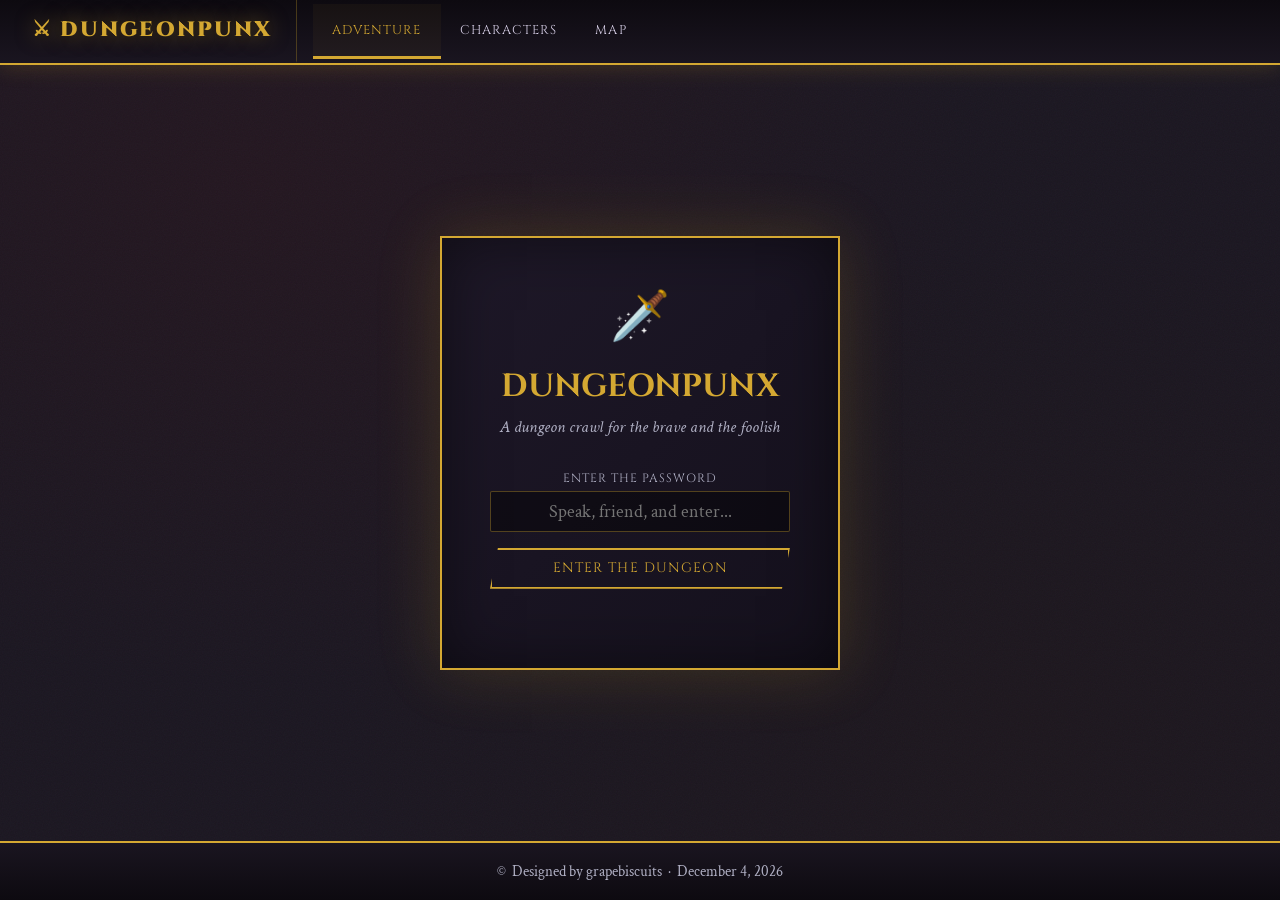
<file: monsters.html>
<!DOCTYPE html>
<html lang="en">
<head>
<meta charset="UTF-8">
<meta name="viewport" content="width=device-width, initial-scale=1.0">
<title>Monsters — DUNGEONPUNX</title>
<link rel="stylesheet" href="shared.css">
<style>
.monsters-container { padding: 1.5rem; flex: 1; }
.monsters-header { display: flex; align-items: center; justify-content: space-between; margin-bottom: 1.5rem; flex-wrap: wrap; gap: 1rem; }
.monsters-header h1 { font-family: 'Cinzel', serif; font-size: 1.8rem; color: var(--gold); }

.monsters-layout { display: grid; grid-template-columns: 1fr 440px; gap: 1.5rem; }

/* Filter / list */
.monster-list-filters { display: flex; gap: 0.5rem; flex-wrap: wrap; margin-bottom: 1rem; align-items: center; }
.filter-btn {
  font-family: 'Cinzel', serif; font-size: 0.7rem; letter-spacing: 0.08em;
  padding: 0.35rem 0.9rem; border: 1px solid rgba(201,162,39,0.3);
  background: transparent; color: var(--stone-light); cursor: pointer;
  transition: all 0.15s; text-transform: uppercase;
}
.filter-btn.active { border-color: var(--gold); color: var(--gold); background: rgba(201,162,39,0.08); }
.filter-btn:hover { color: var(--gold); }

.search-box {
  flex: 1; min-width: 160px; max-width: 280px;
  background: rgba(0,0,0,0.4);
  border: 1px solid rgba(201,162,39,0.25);
  color: var(--parchment);
  font-family: 'Crimson Text', serif;
  font-size: 0.9rem;
  padding: 0.35rem 0.75rem;
  border-radius: 2px; outline: none;
}
.search-box:focus { border-color: var(--gold); }

.monster-list { display: flex; flex-direction: column; gap: 0.4rem; max-height: 680px; overflow-y: auto; padding-right: 0.25rem; }

.monster-item {
  display: flex; align-items: center; gap: 0.75rem;
  background: rgba(20,16,28,0.9);
  border: 1px solid rgba(201,162,39,0.18);
  padding: 0.7rem 0.9rem;
  cursor: pointer;
  transition: all 0.15s;
}
.monster-item:hover, .monster-item.selected { border-color: var(--gold); background: rgba(30,24,40,0.97); }
.monster-item.custom-monster { border-left: 3px solid var(--emerald-bright); }
.monster-item.default-monster { border-left: 3px solid rgba(201,162,39,0.3); }
.monster-item.boss-type { border-left: 3px solid var(--blood-bright); }

.mi-cr {
  font-family: 'Cinzel', serif; font-size: 0.7rem;
  width: 36px; text-align: center; flex-shrink: 0;
  color: var(--gold); background: rgba(201,162,39,0.08);
  border: 1px solid rgba(201,162,39,0.2);
  padding: 0.2rem 0.1rem;
}
.mi-name { font-family: 'Cinzel', serif; font-size: 0.88rem; color: var(--parchment); flex: 1; }
.mi-meta { font-size: 0.72rem; color: var(--stone-light); }
.mi-stats { font-size: 0.72rem; color: var(--stone-light); text-align: right; flex-shrink: 0; }
.mi-actions { display: flex; gap: 0.25rem; flex-shrink: 0; }

/* Editor */
.editor-panel {
  background: linear-gradient(135deg, rgba(20,16,28,0.97), rgba(14,10,20,0.99));
  border: 1px solid rgba(201,162,39,0.3);
  padding: 1.5rem;
  position: sticky; top: 1rem;
  max-height: calc(100vh - 120px);
  overflow-y: auto;
}
.editor-panel h2 { font-family: 'Cinzel', serif; font-size: 1.1rem; color: var(--gold); margin-bottom: 1.25rem; }
.form-group { margin-bottom: 0.85rem; }
.form-row { display: grid; grid-template-columns: 1fr 1fr; gap: 0.75rem; }
.form-row-3 { display: grid; grid-template-columns: 1fr 1fr 1fr; gap: 0.6rem; }
.form-row-4 { display: grid; grid-template-columns: 1fr 1fr 1fr 1fr; gap: 0.6rem; }

.stat-section {
  background: rgba(139,26,26,0.06);
  border: 1px solid rgba(139,26,26,0.2);
  padding: 0.9rem;
  margin-bottom: 0.85rem;
}
.stat-section-title {
  font-family: 'Cinzel', serif; font-size: 0.7rem; color: var(--blood-bright);
  letter-spacing: 0.1em; text-transform: uppercase; margin-bottom: 0.75rem;
}

.action-block {
  background: rgba(0,0,0,0.25);
  border: 1px solid rgba(201,162,39,0.15);
  padding: 0.7rem;
  margin-bottom: 0.5rem;
  position: relative;
}
.action-block .remove-action {
  position: absolute; top: 0.4rem; right: 0.4rem;
  background: none; border: none; color: var(--blood-bright);
  cursor: pointer; font-size: 0.85rem; padding: 0;
  font-family: 'Cinzel', serif;
}

.cr-badge {
  display: inline-block;
  font-family: 'Cinzel', serif; font-size: 0.65rem; letter-spacing: 0.1em;
  padding: 0.15rem 0.5rem;
  border: 1px solid var(--blood-bright); color: var(--blood-bright);
  text-transform: uppercase; margin-left: 0.4rem;
}

.count-badge {
  display: inline-flex; align-items: center; justify-content: center;
  min-width: 22px; height: 22px;
  background: rgba(201,162,39,0.15); border: 1px solid rgba(201,162,39,0.3);
  color: var(--gold); font-family: 'Cinzel', serif; font-size: 0.7rem;
  border-radius: 2px; margin-left: 0.4rem; padding: 0 4px;
}

.xp-hint { font-size: 0.72rem; color: var(--stone-light); margin-top: 0.2rem; font-style: italic; }

.empty-state { text-align: center; padding: 3rem; color: var(--stone-light); font-style: italic; }
</style>
</head>
<body>
<nav>
  <a href="index.html" class="nav-brand">⚔ DUNGEONPUNX</a>
  <a href="index.html">Adventure</a>
  <a href="characters.html">Characters</a>
  <a href="map.html">Map</a>
  <a href="import.html">Import Module</a>
</nav>

<div class="monsters-container">
  <div class="monsters-header">
    <div>
      <h1>Monsters &amp; Bosses</h1>
      <div style="color:var(--stone-light);font-style:italic;font-size:0.9rem">
        Manage the creatures that lurk in the dark
        <span id="customCount" class="count-badge">0</span> custom &nbsp;
        <span id="defaultCount" class="count-badge" style="border-color:rgba(201,162,39,0.3)">0</span> built-in
      </div>
    </div>
    <button class="btn btn-success" onclick="newMonster()">+ New Monster</button>
  </div>

  <div class="monsters-layout">
    <!-- LIST -->
    <div>
      <div class="monster-list-filters">
        <button class="filter-btn active" onclick="setFilter('all',this)">All</button>
        <button class="filter-btn" onclick="setFilter('humanoid',this)">Humanoid</button>
        <button class="filter-btn" onclick="setFilter('undead',this)">Undead</button>
        <button class="filter-btn" onclick="setFilter('beast',this)">Beast</button>
        <button class="filter-btn" onclick="setFilter('dragon',this)">Dragon</button>
        <button class="filter-btn" onclick="setFilter('fiend',this)">Fiend</button>
        <button class="filter-btn" onclick="setFilter('aberration',this)">Aberration</button>
        <button class="filter-btn" onclick="setFilter('boss',this)" style="border-color:var(--blood-bright);color:var(--blood-bright)">☠ Boss</button>
        <button class="filter-btn" onclick="setFilter('custom',this)" style="margin-left:auto;border-color:var(--emerald-bright);color:var(--emerald-bright)">✦ Custom</button>
        <input class="search-box" type="text" id="searchBox" placeholder="Search monsters..." oninput="renderMonsterList()">
      </div>
      <div class="monster-list" id="monsterList">
        <div class="empty-state">Loading monsters...</div>
      </div>
    </div>

    <!-- EDITOR -->
    <div class="editor-panel" id="editorPanel">
      <h2 id="editorTitle">Select or create a monster</h2>
      <div id="editorBody">
        <div class="empty-state">
          <div style="font-size:2.5rem;margin-bottom:0.75rem">☠</div>
          <p>Select a monster to view or edit it,<br>or create a new custom creature.</p>
        </div>
      </div>
    </div>
  </div>
</div>

<footer>
  <span><a href="thanks.html" class="copyright" title="">©</a>&nbsp; Designed by grapebiscuits &nbsp;·&nbsp; <span id="footerDate"></span></span>
</footer>

<script src="engine.js"></script>
<script>
const E = DungeonEngine;
let currentFilter = 'all';
let editingMonsterId = null;
let isNew = false;
let actionCount = 0;

document.getElementById('footerDate').textContent = new Date().toLocaleDateString('en-US',{year:'numeric',month:'long',day:'numeric'});

// ---- CR to XP reference ----
const crXP = {
  '0':10,'1/8':25,'1/4':50,'1/2':100,'1':200,'2':450,'3':700,'4':1100,
  '5':1800,'6':2300,'7':2900,'8':3900,'9':5000,'10':5900,'11':7200,'12':8400,
  '13':10000,'14':11500,'15':13000,'16':15000,'17':18000,'18':20000,
  '19':22000,'20':25000,'21':33000,'22':41000,'23':50000,'24':62000,
  '25':75000,'26':90000,'27':105000,'28':120000,'29':135000,'30':155000
};

function getCustomMonsters() { return E.STORE.get('customMonsters') || []; }
function saveCustomMonsters(m) { E.STORE.set('customMonsters', m); }

function getAllMonsters() {
  const custom = getCustomMonsters().map(m => ({...m, isCustom: true}));
  const defaults = E.D5E.monsters.map(m => ({...m, isCustom: false}));
  return [...custom, ...defaults];
}

function init() {
  if (!E.AUTH.check()) { window.location.href = 'index.html'; return; }
  renderMonsterList();
  updateCounts();
}

function setFilter(f, btn) {
  currentFilter = f;
  document.querySelectorAll('.filter-btn').forEach(b => b.classList.remove('active'));
  btn.classList.add('active');
  renderMonsterList();
}

function renderMonsterList() {
  const all = getAllMonsters();
  const search = document.getElementById('searchBox').value.toLowerCase();
  let filtered = all;

  if (currentFilter === 'custom') filtered = filtered.filter(m => m.isCustom);
  else if (currentFilter === 'boss') filtered = filtered.filter(m => m.isBoss || m.cr >= 10 || parseInt(m.cr) >= 10);
  else if (currentFilter !== 'all') filtered = filtered.filter(m => m.type === currentFilter);

  if (search) filtered = filtered.filter(m =>
    m.name.toLowerCase().includes(search) ||
    (m.type||'').toLowerCase().includes(search)
  );

  // Sort by CR numerically
  const crVal = cr => { if (cr === '1/8') return 0.125; if (cr === '1/4') return 0.25; if (cr === '1/2') return 0.5; return parseFloat(cr) || 0; };
  filtered.sort((a, b) => crVal(a.cr) - crVal(b.cr));

  const list = document.getElementById('monsterList');
  if (!filtered.length) {
    list.innerHTML = '<div class="empty-state">No monsters match this filter.</div>';
    return;
  }

  list.innerHTML = filtered.map(m => `
    <div class="monster-item ${m.isCustom ? 'custom-monster' : 'default-monster'} ${m.isBoss ? 'boss-type' : ''} ${editingMonsterId === m.id ? 'selected' : ''}"
         onclick="selectMonster('${m.id}', ${m.isCustom})">
      <div class="mi-cr">CR<br>${m.cr}</div>
      <div style="flex:1;min-width:0">
        <div class="mi-name">
          ${m.name}
          ${m.isBoss ? '<span class="cr-badge">Boss</span>' : ''}
          ${m.isCustom ? '<span style="font-size:0.6rem;color:var(--emerald-bright);border:1px solid currentColor;padding:1px 4px;margin-left:4px">Custom</span>' : ''}
        </div>
        <div class="mi-meta">${m.size||'Medium'} ${m.type||'humanoid'} · AC ${m.ac} · HP ${m.hp}</div>
      </div>
      <div class="mi-stats">
        <div style="color:var(--blood-bright)">${m.attack} atk</div>
        <div>${m.damage}</div>
        <div style="color:var(--gold)">${m.xp} XP</div>
      </div>
      <div class="mi-actions" onclick="event.stopPropagation()">
        <button class="btn btn-sm" onclick="selectMonster('${m.id}', ${m.isCustom})" style="font-size:0.65rem;padding:0.2rem 0.5rem">${m.isCustom ? 'Edit' : 'View'}</button>
        ${m.isCustom ? `<button class="btn btn-sm btn-danger" onclick="deleteMonster('${m.id}')" style="font-size:0.65rem;padding:0.2rem 0.5rem">✕</button>` : ''}
      </div>
    </div>
  `).join('');
}

function updateCounts() {
  document.getElementById('customCount').textContent = getCustomMonsters().length;
  document.getElementById('defaultCount').textContent = E.D5E.monsters.length;
}

function selectMonster(id, isCustom) {
  editingMonsterId = id;
  isNew = false;
  const all = getAllMonsters();
  const monster = all.find(m => m.id === id);
  if (!monster) return;
  renderMonsterList();
  renderEditor(monster, !isCustom);
}

function newMonster() {
  editingMonsterId = null;
  isNew = true;
  renderEditor(null, false);
  document.getElementById('editorTitle').textContent = 'New Monster';
}

function renderEditor(m, readOnly) {
  const r = m || {};
  document.getElementById('editorTitle').textContent = isNew ? 'New Monster' : (readOnly ? `View: ${r.name}` : `Edit: ${r.name}`);

  // Build actions HTML
  const actions = r.actions || [];

  document.getElementById('editorBody').innerHTML = `
    ${readOnly ? '<div style="background:rgba(201,162,39,0.08);border:1px solid rgba(201,162,39,0.2);padding:0.6rem 0.9rem;font-size:0.8rem;color:var(--stone-light);margin-bottom:1rem">Built-in monsters are read-only. Duplicate to create an editable copy.</div>' : ''}

    <div class="form-row" style="margin-bottom:0.85rem">
      <div class="form-group">
        <label>Monster Name</label>
        <input type="text" id="e_name" value="${r.name||''}" placeholder="e.g. Shadow Drake..." ${readOnly?'readonly':''}>
      </div>
      <div class="form-group">
        <label>Type</label>
        <select id="e_type" ${readOnly?'disabled':''}>
          ${['humanoid','undead','beast','dragon','fiend','aberration','construct','monstrosity','ooze','plant','elemental','celestial','giant','fey'].map(t =>
            `<option ${r.type===t?'selected':''}>${t}</option>`).join('')}
        </select>
      </div>
    </div>

    <div class="form-row-3" style="margin-bottom:0.85rem">
      <div class="form-group">
        <label>Size</label>
        <select id="e_size" ${readOnly?'disabled':''}>
          ${['Tiny','Small','Medium','Large','Huge','Gargantuan'].map(s =>
            `<option ${r.size===s?'selected':''}>${s}</option>`).join('')}
        </select>
      </div>
      <div class="form-group">
        <label>CR</label>
        <select id="e_cr" onchange="updateXPHint()" ${readOnly?'disabled':''}>
          ${['0','1/8','1/4','1/2','1','2','3','4','5','6','7','8','9','10','11','12','13','14','15','16','17','18','19','20','21','22','23','24','25'].map(cr =>
            `<option ${r.cr===cr?'selected':''}>${cr}</option>`).join('')}
        </select>
        <div class="xp-hint" id="xpHint">XP: ${crXP[r.cr||'1']||200}</div>
      </div>
      <div class="form-group">
        <label>Alignment</label>
        <select id="e_alignment" ${readOnly?'disabled':''}>
          ${['Unaligned','Chaotic Evil','Neutral Evil','Lawful Evil','Chaotic Neutral','True Neutral','Lawful Neutral','Chaotic Good','Neutral Good','Lawful Good','Any'].map(a =>
            `<option ${r.alignment===a?'selected':''}>${a}</option>`).join('')}
        </select>
      </div>
    </div>

    <div class="form-group">
      <label style="display:flex;align-items:center;gap:0.75rem;text-transform:none;font-size:0.82rem;color:var(--parchment)">
        <input type="checkbox" id="e_isBoss" ${r.isBoss?'checked':''} ${readOnly?'disabled':''} style="width:auto;accent-color:var(--blood-bright)">
        <span style="font-family:'Cinzel',serif;font-size:0.72rem;color:var(--blood-bright);text-transform:uppercase;letter-spacing:0.08em">☠ Boss Monster</span>
      </label>
    </div>

    <div class="stat-section">
      <div class="stat-section-title">Combat Stats</div>
      <div class="form-row" style="margin-bottom:0.6rem">
        <div class="form-group" style="margin:0">
          <label>Hit Points</label>
          <input type="number" id="e_hp" min="1" value="${r.hp||10}" ${readOnly?'readonly':''}>
        </div>
        <div class="form-group" style="margin:0">
          <label>Armor Class</label>
          <input type="number" id="e_ac" min="1" value="${r.ac||10}" ${readOnly?'readonly':''}>
        </div>
      </div>
      <div class="form-row" style="margin-bottom:0.6rem">
        <div class="form-group" style="margin:0">
          <label>Attack Bonus</label>
          <input type="text" id="e_attack" value="${r.attack||'+3'}" placeholder="+4" ${readOnly?'readonly':''}>
        </div>
        <div class="form-group" style="margin:0">
          <label>Damage Dice</label>
          <input type="text" id="e_damage" value="${r.damage||'1d6+2'}" placeholder="2d6+3" ${readOnly?'readonly':''}>
        </div>
      </div>
      <div class="form-row">
        <div class="form-group" style="margin:0">
          <label>Speed</label>
          <input type="text" id="e_speed" value="${r.speed||'30 ft.'}" placeholder="30 ft." ${readOnly?'readonly':''}>
        </div>
        <div class="form-group" style="margin:0">
          <label>XP Award</label>
          <input type="number" id="e_xp" value="${r.xp||200}" ${readOnly?'readonly':''}>
        </div>
      </div>
    </div>

    <div style="font-family:'Cinzel',serif;font-size:0.72rem;color:var(--gold);letter-spacing:0.1em;text-transform:uppercase;margin-bottom:0.6rem">Ability Scores</div>
    <div class="form-row-3" style="margin-bottom:0.85rem">
      ${['STR','DEX','CON','INT','WIS','CHA'].map((ab,i) => {
        const key = ['str','dex','con','int','wis','cha'][i];
        return `<div class="form-group" style="margin:0;text-align:center">
          <label>${ab}</label>
          <input type="number" id="e_${key}" min="1" max="30" value="${r[key]||10}" ${readOnly?'readonly':''} style="text-align:center">
        </div>`;
      }).join('')}
    </div>

    <div class="form-group">
      <label>Saving Throw Proficiencies</label>
      <input type="text" id="e_saves" value="${r.saves||''}" placeholder="e.g. Str +6, Con +8" ${readOnly?'readonly':''}>
    </div>
    <div class="form-group">
      <label>Skills</label>
      <input type="text" id="e_skills" value="${r.skills||''}" placeholder="e.g. Perception +5, Stealth +7" ${readOnly?'readonly':''}>
    </div>
    <div class="form-row">
      <div class="form-group">
        <label>Damage Immunities</label>
        <input type="text" id="e_immunities" value="${r.immunities||''}" placeholder="e.g. fire, poison" ${readOnly?'readonly':''}>
      </div>
      <div class="form-group">
        <label>Condition Immunities</label>
        <input type="text" id="e_condImm" value="${r.condImm||''}" placeholder="e.g. charmed, frightened" ${readOnly?'readonly':''}>
      </div>
    </div>
    <div class="form-group">
      <label>Senses</label>
      <input type="text" id="e_senses" value="${r.senses||''}" placeholder="e.g. darkvision 60 ft., passive Perception 13" ${readOnly?'readonly':''}>
    </div>

    <div style="font-family:'Cinzel',serif;font-size:0.72rem;color:var(--blood-bright);letter-spacing:0.1em;text-transform:uppercase;margin-bottom:0.6rem;margin-top:0.5rem">Traits &amp; Special Abilities</div>
    <div class="form-group">
      <textarea id="e_traits" rows="2" placeholder="e.g. Magic Resistance. The creature has advantage on saving throws against spells..." ${readOnly?'readonly':''}>${r.traits||''}</textarea>
    </div>

    <div style="display:flex;align-items:center;justify-content:space-between;margin-bottom:0.6rem">
      <div style="font-family:'Cinzel',serif;font-size:0.72rem;color:var(--blood-bright);letter-spacing:0.1em;text-transform:uppercase">Actions</div>
      ${!readOnly ? `<button class="btn btn-sm" onclick="addAction()" style="font-size:0.65rem;padding:0.2rem 0.6rem">+ Add Action</button>` : ''}
    </div>
    <div id="actionsContainer">
      ${actions.length === 0 && !readOnly ? '' : ''}
      ${actions.map((a, i) => renderActionBlock(a, i, readOnly)).join('')}
      ${actions.length === 0 ? `<div style="font-size:0.8rem;color:var(--stone-light);font-style:italic;padding:0.5rem 0">${readOnly ? 'No special actions defined.' : 'Click + Add Action to add attacks or abilities.'}</div>` : ''}
    </div>

    <div class="form-group" style="margin-top:0.75rem">
      <label>Legendary Actions (if any)</label>
      <textarea id="e_legendary" rows="2" placeholder="e.g. 3 legendary actions, choosing from the following options..." ${readOnly?'readonly':''}>${r.legendary||''}</textarea>
    </div>
    <div class="form-group">
      <label>Lair Actions (if any)</label>
      <textarea id="e_lair" rows="2" placeholder="e.g. On initiative count 20, the lair acts..." ${readOnly?'readonly':''}>${r.lair||''}</textarea>
    </div>
    <div class="form-group">
      <label>Description / Lore</label>
      <textarea id="e_desc" rows="2" placeholder="Flavor text and lore..." ${readOnly?'readonly':''}>${r.description||''}</textarea>
    </div>

    ${!readOnly ? `
    <div style="display:flex;gap:0.75rem;margin-top:1.25rem;flex-wrap:wrap">
      <button class="btn btn-success" onclick="saveMonster()" style="flex:1">💾 Save Monster</button>
      <button class="btn" onclick="cancelEdit()">Cancel</button>
    </div>` : `
    <div style="display:flex;gap:0.75rem;margin-top:1.25rem">
      <button class="btn btn-success" onclick="duplicateMonster('${r.id}')" style="flex:1">Duplicate &amp; Edit</button>
    </div>`}
  `;

  actionCount = actions.length;
  updateXPHint();
}

function renderActionBlock(action, index, readOnly) {
  return `
    <div class="action-block" id="action_${index}">
      ${!readOnly ? `<button class="remove-action" onclick="removeAction(${index})">✕</button>` : ''}
      <div class="form-row" style="margin-bottom:0.4rem">
        <div class="form-group" style="margin:0">
          <label>Action Name</label>
          <input type="text" id="aname_${index}" value="${action.name||''}" placeholder="Claw Attack" ${readOnly?'readonly':''}>
        </div>
        <div class="form-group" style="margin:0">
          <label>Attack / Save</label>
          <input type="text" id="aatk_${index}" value="${action.attack||''}" placeholder="+5 to hit / DC 14" ${readOnly?'readonly':''}>
        </div>
      </div>
      <div class="form-group" style="margin:0">
        <label>Effect / Damage</label>
        <input type="text" id="aeff_${index}" value="${action.effect||''}" placeholder="2d8+4 slashing damage" ${readOnly?'readonly':''}>
      </div>
    </div>
  `;
}

function addAction() {
  const container = document.getElementById('actionsContainer');
  const div = document.createElement('div');
  div.innerHTML = renderActionBlock({}, actionCount, false);
  container.appendChild(div.firstElementChild);
  actionCount++;
  // Remove "no actions" message
  const noMsg = container.querySelector('div[style*="font-style:italic"]');
  if (noMsg) noMsg.remove();
}

function removeAction(index) {
  const el = document.getElementById(`action_${index}`);
  if (el) el.remove();
}

function updateXPHint() {
  const cr = document.getElementById('e_cr')?.value;
  const hint = document.getElementById('xpHint');
  if (cr && hint) hint.textContent = 'XP: ' + (crXP[cr] || '?').toLocaleString();
  // Auto-fill XP field
  const xpField = document.getElementById('e_xp');
  if (cr && xpField) xpField.value = crXP[cr] || '';
}

function collectActions() {
  const actions = [];
  const container = document.getElementById('actionsContainer');
  if (!container) return actions;
  container.querySelectorAll('.action-block').forEach(block => {
    const idx = block.id.replace('action_','');
    const name = document.getElementById(`aname_${idx}`)?.value?.trim();
    const attack = document.getElementById(`aatk_${idx}`)?.value?.trim();
    const effect = document.getElementById(`aeff_${idx}`)?.value?.trim();
    if (name || effect) actions.push({ name: name||'Unnamed', attack, effect });
  });
  return actions;
}

function saveMonster() {
  const name = document.getElementById('e_name').value.trim();
  if (!name) { alert('Monster name is required.'); return; }

  const cr = document.getElementById('e_cr').value;
  const data = {
    id: editingMonsterId || ('mon_' + Date.now()),
    name,
    type: document.getElementById('e_type').value,
    size: document.getElementById('e_size').value,
    cr,
    isBoss: document.getElementById('e_isBoss').checked,
    alignment: document.getElementById('e_alignment').value,
    hp: parseInt(document.getElementById('e_hp').value) || 10,
    ac: parseInt(document.getElementById('e_ac').value) || 10,
    attack: document.getElementById('e_attack').value.trim() || '+3',
    damage: document.getElementById('e_damage').value.trim() || '1d6+2',
    speed: document.getElementById('e_speed').value.trim() || '30 ft.',
    xp: parseInt(document.getElementById('e_xp').value) || crXP[cr] || 200,
    str: parseInt(document.getElementById('e_str').value) || 10,
    dex: parseInt(document.getElementById('e_dex').value) || 10,
    con: parseInt(document.getElementById('e_con').value) || 10,
    int: parseInt(document.getElementById('e_int').value) || 10,
    wis: parseInt(document.getElementById('e_wis').value) || 10,
    cha: parseInt(document.getElementById('e_cha').value) || 10,
    saves: document.getElementById('e_saves').value.trim(),
    skills: document.getElementById('e_skills').value.trim(),
    immunities: document.getElementById('e_immunities').value.trim(),
    condImm: document.getElementById('e_condImm').value.trim(),
    senses: document.getElementById('e_senses').value.trim(),
    traits: document.getElementById('e_traits').value.trim(),
    actions: collectActions(),
    legendary: document.getElementById('e_legendary').value.trim(),
    lair: document.getElementById('e_lair').value.trim(),
    description: document.getElementById('e_desc').value.trim(),
  };

  const customs = getCustomMonsters();
  if (!isNew && editingMonsterId) {
    const idx = customs.findIndex(m => m.id === editingMonsterId);
    if (idx >= 0) customs[idx] = data;
    else customs.push(data);
  } else {
    customs.push(data);
    editingMonsterId = data.id;
    isNew = false;
  }

  saveCustomMonsters(customs);
  renderMonsterList();
  updateCounts();

  const btn = document.querySelector('.editor-panel .btn-success');
  if (btn) {
    btn.textContent = '✓ Saved!';
    btn.style.borderColor = 'var(--emerald-bright)';
    setTimeout(() => { btn.textContent = '💾 Save Monster'; btn.style.borderColor = ''; }, 1500);
  }
}

function deleteMonster(id) {
  if (!confirm('Delete this custom monster permanently?')) return;
  const customs = getCustomMonsters().filter(m => m.id !== id);
  saveCustomMonsters(customs);
  if (editingMonsterId === id) {
    editingMonsterId = null;
    document.getElementById('editorTitle').textContent = 'Select or create a monster';
    document.getElementById('editorBody').innerHTML = '<div class="empty-state">Monster deleted.</div>';
  }
  renderMonsterList();
  updateCounts();
}

function duplicateMonster(id) {
  const all = getAllMonsters();
  const m = all.find(x => x.id === id);
  if (!m) return;
  const dup = { ...m, id: 'mon_' + Date.now(), name: m.name + ' (Copy)', isCustom: true };
  const customs = getCustomMonsters();
  customs.push(dup);
  saveCustomMonsters(customs);
  editingMonsterId = dup.id;
  isNew = false;
  renderMonsterList();
  updateCounts();
  renderEditor(dup, false);
}

function cancelEdit() {
  editingMonsterId = null;
  isNew = false;
  renderMonsterList();
  document.getElementById('editorTitle').textContent = 'Select or create a monster';
  document.getElementById('editorBody').innerHTML = '<div class="empty-state"><div style="font-size:2.5rem;margin-bottom:0.75rem">☠</div><p>Select a monster to view or edit it,<br>or create a new custom creature.</p></div>';
}

init();
</script>
</body>
</html>
</file>
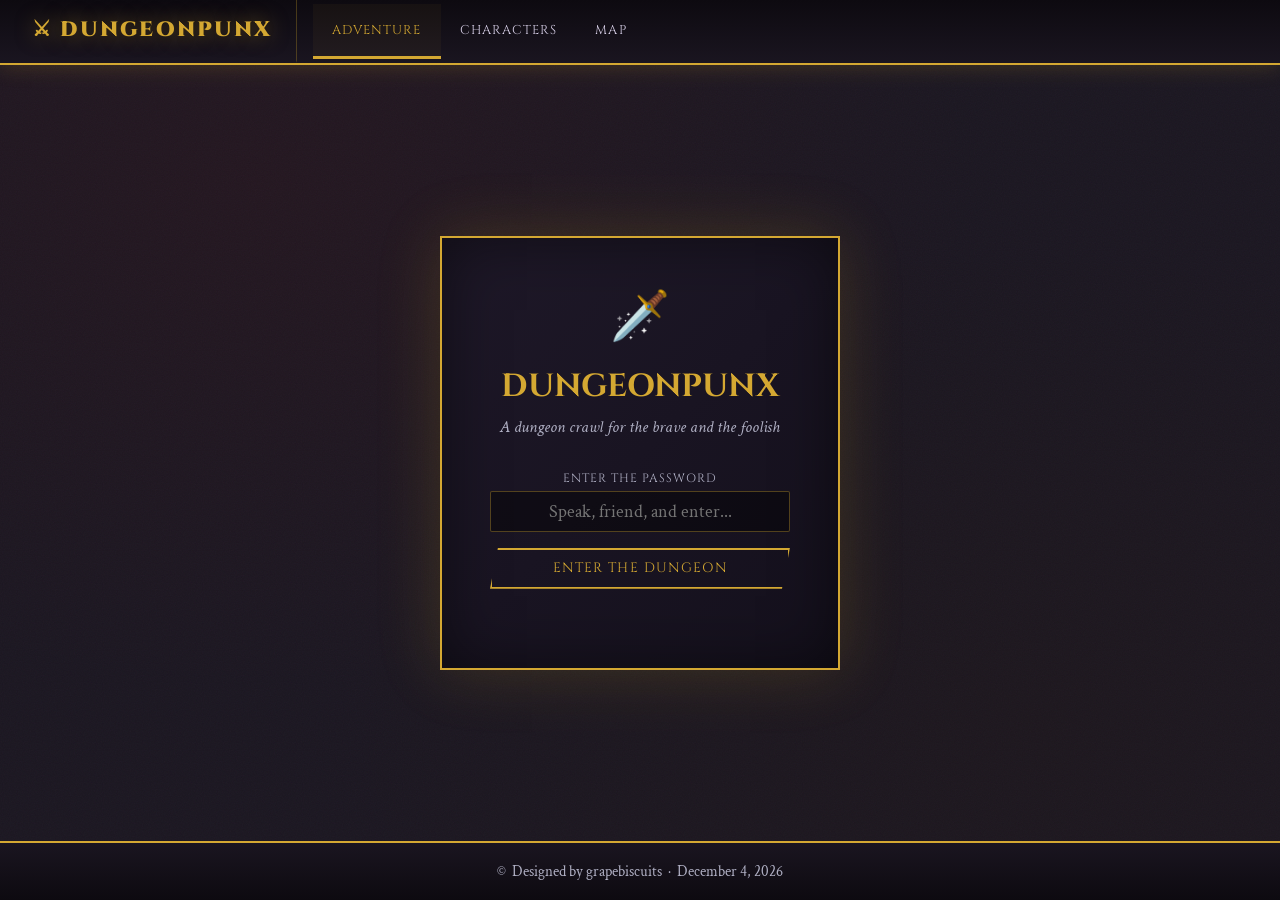
<file: rooms.html>
<!DOCTYPE html>
<html lang="en">
<head>
<meta charset="UTF-8">
<meta name="viewport" content="width=device-width, initial-scale=1.0">
<title>Room Editor — DUNGEONPUNX</title>
<link rel="stylesheet" href="shared.css">
<style>
.rooms-container { padding: 1.5rem; flex: 1; }
.rooms-header { display: flex; align-items: center; justify-content: space-between; margin-bottom: 1.5rem; flex-wrap: wrap; gap: 1rem; }
.rooms-header h1 { font-family: 'Cinzel', serif; font-size: 1.8rem; color: var(--gold); }

.rooms-layout { display: grid; grid-template-columns: 1fr 420px; gap: 1.5rem; }

/* Room list */
.room-list-panel { display: flex; flex-direction: column; gap: 0; }
.room-list-filters { display: flex; gap: 0.5rem; flex-wrap: wrap; margin-bottom: 1rem; }
.filter-btn {
  font-family: 'Cinzel', serif; font-size: 0.7rem; letter-spacing: 0.08em;
  padding: 0.35rem 0.9rem; border: 1px solid rgba(201,162,39,0.3);
  background: transparent; color: var(--stone-light); cursor: pointer;
  transition: all 0.15s; text-transform: uppercase;
}
.filter-btn.active { border-color: var(--gold); color: var(--gold); background: rgba(201,162,39,0.08); }
.filter-btn:hover { color: var(--gold); }

.room-list { display: flex; flex-direction: column; gap: 0.5rem; max-height: 620px; overflow-y: auto; padding-right: 0.25rem; }
.room-list-item {
  background: rgba(20,16,28,0.9);
  border: 1px solid rgba(201,162,39,0.2);
  padding: 0.9rem 1rem;
  cursor: pointer;
  transition: all 0.15s;
  display: flex; align-items: flex-start; gap: 0.75rem;
}
.room-list-item:hover, .room-list-item.selected { border-color: var(--gold); background: rgba(30,24,40,0.95); }
.room-list-item.custom-room { border-left: 3px solid var(--emerald-bright); }
.room-list-item.default-room { border-left: 3px solid rgba(201,162,39,0.3); }

.rli-icon { font-size: 1.3rem; flex-shrink: 0; margin-top: 2px; }
.rli-body { flex: 1; min-width: 0; }
.rli-name { font-family: 'Cinzel', serif; font-size: 0.88rem; color: var(--parchment); margin-bottom: 0.2rem; }
.rli-meta { font-size: 0.75rem; color: var(--stone-light); display: flex; gap: 0.5rem; flex-wrap: wrap; }
.rli-desc { font-size: 0.78rem; color: var(--stone-light); font-style: italic; margin-top: 0.25rem; white-space: nowrap; overflow: hidden; text-overflow: ellipsis; }
.rli-actions { display: flex; flex-direction: column; gap: 0.25rem; flex-shrink: 0; }

/* Editor panel */
.editor-panel {
  background: linear-gradient(135deg, rgba(20,16,28,0.97), rgba(14,10,20,0.99));
  border: 1px solid rgba(201,162,39,0.3);
  padding: 1.5rem;
  position: sticky;
  top: 1rem;
  max-height: calc(100vh - 120px);
  overflow-y: auto;
}
.editor-panel h2 { font-family: 'Cinzel', serif; font-size: 1.1rem; color: var(--gold); margin-bottom: 1.25rem; }
.form-group { margin-bottom: 0.9rem; }
.form-group label { display: block; margin-bottom: 0.3rem; }
.form-row { display: grid; grid-template-columns: 1fr 1fr; gap: 0.75rem; }
.form-row-3 { display: grid; grid-template-columns: 1fr 1fr 1fr; gap: 0.75rem; }

.puzzle-fields { display: none; background: rgba(123,104,238,0.06); border: 1px solid rgba(123,104,238,0.2); padding: 0.75rem; margin-top: 0.5rem; }
.puzzle-fields.visible { display: block; }

.type-badge {
  display: inline-block;
  font-family: 'Cinzel', serif; font-size: 0.65rem; letter-spacing: 0.1em;
  padding: 0.15rem 0.5rem;
  border: 1px solid currentColor;
  text-transform: uppercase;
  margin-left: 0.5rem;
}
.empty-state { text-align: center; padding: 3rem; color: var(--stone-light); font-style: italic; }

.count-badge {
  display: inline-flex; align-items: center; justify-content: center;
  min-width: 22px; height: 22px;
  background: rgba(201,162,39,0.15); border: 1px solid rgba(201,162,39,0.3);
  color: var(--gold); font-family: 'Cinzel', serif; font-size: 0.7rem;
  border-radius: 2px; margin-left: 0.4rem; padding: 0 4px;
}
</style>
</head>
<body>
<nav>
  <a href="index.html" class="nav-brand">⚔ DUNGEONPUNX</a>
  <a href="index.html">Adventure</a>
  <a href="characters.html">Characters</a>
  <a href="map.html">Map</a>
  <a href="import.html">Import Module</a>
</nav>

<div class="rooms-container">
  <div class="rooms-header">
    <div>
      <h1>Room Editor</h1>
      <div style="color:var(--stone-light);font-style:italic;font-size:0.9rem">
        Create and manage dungeon rooms for random selection
        <span id="customCount" class="count-badge">0</span> custom &nbsp;
        <span id="defaultCount" class="count-badge" style="border-color:rgba(201,162,39,0.3)">0</span> built-in
      </div>
    </div>
    <button class="btn btn-success" onclick="newRoom()">+ New Room</button>
  </div>

  <div class="rooms-layout">
    <!-- LIST -->
    <div class="room-list-panel">
      <div class="room-list-filters">
        <button class="filter-btn active" onclick="setFilter('all',this)">All</button>
        <button class="filter-btn" onclick="setFilter('combat',this)">⚔ Combat</button>
        <button class="filter-btn" onclick="setFilter('puzzle',this)">🔮 Puzzle</button>
        <button class="filter-btn" onclick="setFilter('treasure',this)">💰 Treasure</button>
        <button class="filter-btn" onclick="setFilter('exploration',this)">🔍 Explore</button>
        <button class="filter-btn" onclick="setFilter('boss',this)">💀 Boss</button>
        <button class="filter-btn" onclick="setFilter('social',this)">💬 Social</button>
        <button class="filter-btn" onclick="setFilter('custom',this)" style="margin-left:auto;border-color:var(--emerald-bright);color:var(--emerald-bright)">✦ Custom Only</button>
      </div>
      <div class="room-list" id="roomList">
        <div class="empty-state">Loading rooms...</div>
      </div>
    </div>

    <!-- EDITOR -->
    <div class="editor-panel" id="editorPanel">
      <h2 id="editorTitle">Select or create a room</h2>
      <div id="editorBody">
        <div class="empty-state">
          <div style="font-size:2.5rem;margin-bottom:0.75rem">🚪</div>
          <p>Select a room to edit it, or create a new custom room.</p>
          <p style="margin-top:0.5rem;font-size:0.8rem">Built-in rooms cannot be deleted, but can be viewed.</p>
        </div>
      </div>
    </div>
  </div>
</div>

<footer>
    <span><a href="thanks.html" class="copyright" title="">©</a>&nbsp; Designed by grapebiscuits &nbsp;·&nbsp; <span id="footerDate"></span></span>
</footer>

<script src="engine.js"></script>
<script>
const E = DungeonEngine;
let currentFilter = 'all';
let editingRoomId = null;
let isNewRoom = false;

document.getElementById('footerDate').textContent = new Date().toLocaleDateString('en-US',{year:'numeric',month:'long',day:'numeric'});

const typeIcons = { combat:'⚔', puzzle:'🔮', treasure:'💰', exploration:'🔍', boss:'💀', social:'💬' };
const typeColors = { combat:'var(--blood-bright)', puzzle:'#7b68ee', treasure:'var(--gold)', exploration:'var(--emerald-bright)', boss:'var(--torch)', social:'#5bc0de' };

function init() {
  if (!E.AUTH.check()) { window.location.href = 'index.html'; return; }
  renderRoomList();
  updateCounts();
}

function setFilter(f, btn) {
  currentFilter = f;
  document.querySelectorAll('.filter-btn').forEach(b => b.classList.remove('active'));
  btn.classList.add('active');
  renderRoomList();
}

function getAllRooms() {
  const custom = E.getCustomRooms().map(r => ({ ...r, isCustom: true }));
  const defaults = E.DEFAULT_ROOMS.map(r => ({ ...r, isCustom: false }));
  return [...custom, ...defaults];
}

function renderRoomList() {
  const all = getAllRooms();
  let filtered = all;
  if (currentFilter === 'custom') filtered = all.filter(r => r.isCustom);
  else if (currentFilter !== 'all') filtered = all.filter(r => r.type === currentFilter);

  const list = document.getElementById('roomList');
  if (!filtered.length) {
    list.innerHTML = '<div class="empty-state">No rooms match this filter.</div>';
    return;
  }
  list.innerHTML = filtered.map(room => `
    <div class="room-list-item ${room.isCustom ? 'custom-room' : 'default-room'} ${editingRoomId === room.id ? 'selected' : ''}" onclick="selectRoom('${room.id}')">
      <div class="rli-icon">${typeIcons[room.type] || '🚪'}</div>
      <div class="rli-body">
        <div class="rli-name">
          ${room.name}
          ${room.isCustom ? '<span class="type-badge" style="color:var(--emerald-bright)">custom</span>' : ''}
          <span class="type-badge" style="color:${typeColors[room.type]}">${room.type}</span>
        </div>
        <div class="rli-meta">
          <span>Lv. ${room.minLevel}–${room.maxLevel}</span>
          ${room.exits ? `<span>${room.exits.length} exits</span>` : ''}
          ${room.puzzle ? '<span style="color:#7b68ee">Has Puzzle</span>' : ''}
        </div>
        <div class="rli-desc">${room.description}</div>
      </div>
      <div class="rli-actions">
        <button class="btn btn-sm" onclick="event.stopPropagation();selectRoom('${room.id}')" style="font-size:0.65rem;padding:0.2rem 0.5rem">${room.isCustom ? 'Edit' : 'View'}</button>
        ${room.isCustom ? `<button class="btn btn-sm btn-danger" onclick="event.stopPropagation();deleteRoom('${room.id}')" style="font-size:0.65rem;padding:0.2rem 0.5rem">✕</button>` : ''}
      </div>
    </div>
  `).join('');
}

function updateCounts() {
  document.getElementById('customCount').textContent = E.getCustomRooms().length;
  document.getElementById('defaultCount').textContent = E.DEFAULT_ROOMS.length;
}

function selectRoom(id) {
  editingRoomId = id;
  isNewRoom = false;
  const all = getAllRooms();
  const room = all.find(r => r.id === id);
  if (!room) return;
  renderRoomList();
  renderEditor(room, !room.isCustom);
}

function newRoom() {
  editingRoomId = null;
  isNewRoom = true;
  renderEditor(null, false);
}

function renderEditor(room, readOnly) {
  const panel = document.getElementById('editorPanel');
  const title = document.getElementById('editorTitle');
  title.textContent = isNewRoom ? 'Create New Room' : (readOnly ? `View: ${room?.name}` : `Edit: ${room?.name}`);

  const r = room || {};
  const exits = ['north','south','east','west'];
  const roomExits = r.exits || ['north'];

  document.getElementById('editorBody').innerHTML = `
    ${readOnly ? '<div style="background:rgba(201,162,39,0.08);border:1px solid rgba(201,162,39,0.2);padding:0.6rem 0.9rem;font-size:0.8rem;color:var(--stone-light);margin-bottom:1rem">Built-in rooms are read-only. Duplicate to create an editable copy.</div>' : ''}

    <div class="form-group">
      <label>Room Name</label>
      <input type="text" id="e_name" value="${r.name || ''}" placeholder="e.g. The Crypt of Shadows..." ${readOnly?'readonly':''}>
    </div>

    <div class="form-row">
      <div class="form-group">
        <label>Room Type</label>
        <select id="e_type" onchange="togglePuzzleFields()" ${readOnly?'disabled':''}>
          ${['combat','puzzle','treasure','exploration','boss','social'].map(t =>
            `<option value="${t}" ${r.type===t?'selected':''}>${typeIcons[t]} ${t.charAt(0).toUpperCase()+t.slice(1)}</option>`
          ).join('')}
        </select>
      </div>
      <div class="form-group">
        <label>Exits</label>
        <div style="display:flex;gap:0.4rem;flex-wrap:wrap;margin-top:0.3rem">
          ${exits.map(ex => `
            <label style="display:flex;align-items:center;gap:0.3rem;font-size:0.78rem;color:var(--parchment);text-transform:none">
              <input type="checkbox" id="ex_${ex}" ${roomExits.includes(ex)?'checked':''} ${readOnly?'disabled':''} style="width:auto;accent-color:var(--gold)">
              ${ex.charAt(0).toUpperCase()+ex.slice(1)}
            </label>`).join('')}
        </div>
      </div>
    </div>

    <div class="form-row">
      <div class="form-group">
        <label>Min Level</label>
        <input type="number" id="e_minLevel" min="1" max="20" value="${r.minLevel || 1}" ${readOnly?'readonly':''}>
      </div>
      <div class="form-group">
        <label>Max Level</label>
        <input type="number" id="e_maxLevel" min="1" max="20" value="${r.maxLevel || 20}" ${readOnly?'readonly':''}>
      </div>
    </div>

    <div class="form-group">
      <label>Description (shown when entering)</label>
      <textarea id="e_desc" rows="3" placeholder="What the players see and sense..." ${readOnly?'readonly':''}>${r.description || ''}</textarea>
    </div>

    <div class="form-group">
      <label>Flavor Text (atmospheric detail)</label>
      <textarea id="e_flavor" rows="2" placeholder="Additional atmospheric detail..." ${readOnly?'readonly':''}>${r.flavor || ''}</textarea>
    </div>

    <div id="puzzleFields" class="puzzle-fields ${r.type==='puzzle'?'visible':''}">
      <div style="font-family:'Cinzel',serif;font-size:0.75rem;color:#7b68ee;margin-bottom:0.75rem;letter-spacing:0.08em">PUZZLE CONFIGURATION</div>
      <div class="form-group">
        <label>Riddle / Puzzle Question</label>
        <textarea id="e_pQuestion" rows="2" placeholder="The players must solve..." ${readOnly?'readonly':''}>${r.puzzle?.question || ''}</textarea>
      </div>
      <div class="form-group">
        <label>Answer (case-insensitive)</label>
        <input type="text" id="e_pAnswer" value="${r.puzzle?.answer || ''}" placeholder="correct answer..." ${readOnly?'readonly':''}>
      </div>
      <div class="form-group">
        <label>Hint</label>
        <input type="text" id="e_pHint" value="${r.puzzle?.hint || ''}" placeholder="A clue to guide players..." ${readOnly?'readonly':''}>
      </div>
      <div class="form-row">
        <div class="form-group">
          <label>Failure Trap Damage</label>
          <input type="text" id="e_pDamage" value="${r.puzzle?.failureTrap?.damage || '2d6'}" placeholder="e.g. 2d6" ${readOnly?'readonly':''}>
        </div>
        <div class="form-group">
          <label>Damage Type</label>
          <input type="text" id="e_pDmgType" value="${r.puzzle?.failureTrap?.type || 'fire'}" placeholder="e.g. fire, cold..." ${readOnly?'readonly':''}>
        </div>
      </div>
      <label style="display:flex;align-items:center;gap:0.5rem;color:var(--parchment);text-transform:none;font-size:0.85rem">
        <input type="checkbox" id="e_pSuccessLoot" ${r.puzzle?.successLoot?'checked':''} ${readOnly?'disabled':''} style="width:auto;accent-color:var(--gold)">
        Award loot on success
      </label>
    </div>

    ${!readOnly ? `
    <div style="display:flex;gap:0.75rem;margin-top:1.25rem;flex-wrap:wrap">
      <button class="btn btn-success" onclick="saveRoom()" style="flex:1">💾 Save Room</button>
      <button class="btn" onclick="cancelEdit()">Cancel</button>
    </div>` : `
    <div style="display:flex;gap:0.75rem;margin-top:1.25rem">
      <button class="btn btn-success" onclick="duplicateRoom('${r.id}')" style="flex:1">Duplicate & Edit</button>
    </div>`}
  `;
}

function togglePuzzleFields() {
  const type = document.getElementById('e_type')?.value;
  const pf = document.getElementById('puzzleFields');
  if (pf) pf.classList.toggle('visible', type === 'puzzle');
}

function saveRoom() {
  const name = document.getElementById('e_name').value.trim();
  if (!name) { alert('Room name is required.'); return; }

  const type = document.getElementById('e_type').value;
  const exits = ['north','south','east','west'].filter(ex => document.getElementById(`ex_${ex}`)?.checked);
  if (!exits.length) exits.push('north');

  const roomData = {
    id: editingRoomId || ('custom_' + Date.now()),
    name,
    type,
    exits,
    minLevel: parseInt(document.getElementById('e_minLevel').value) || 1,
    maxLevel: parseInt(document.getElementById('e_maxLevel').value) || 20,
    description: document.getElementById('e_desc').value.trim(),
    flavor: document.getElementById('e_flavor').value.trim(),
  };

  if (type === 'puzzle') {
    const q = document.getElementById('e_pQuestion').value.trim();
    const a = document.getElementById('e_pAnswer').value.trim();
    if (q && a) {
      roomData.puzzle = {
        question: q,
        answer: a,
        hint: document.getElementById('e_pHint').value.trim(),
        successLoot: document.getElementById('e_pSuccessLoot').checked,
        failureTrap: {
          damage: document.getElementById('e_pDamage').value.trim() || '2d6',
          type: document.getElementById('e_pDmgType').value.trim() || 'fire',
          save: 'DEX DC 13'
        }
      };
    }
  }

  const customs = E.getCustomRooms();
  if (editingRoomId && !isNewRoom) {
    const idx = customs.findIndex(r => r.id === editingRoomId);
    if (idx >= 0) customs[idx] = roomData;
    else customs.push(roomData);
  } else {
    customs.push(roomData);
  }

  E.saveCustomRooms(customs);
  editingRoomId = roomData.id;
  isNewRoom = false;
  renderRoomList();
  updateCounts();

  // Show success feedback
  const btn = document.querySelector('.editor-panel .btn-success');
  if (btn) { btn.textContent = '✓ Saved!'; btn.style.borderColor = 'var(--emerald-bright)'; setTimeout(() => { btn.textContent = '💾 Save Room'; btn.style.borderColor = ''; }, 1500); }
}

function deleteRoom(id) {
  if (!confirm('Delete this custom room permanently?')) return;
  const customs = E.getCustomRooms().filter(r => r.id !== id);
  E.saveCustomRooms(customs);
  if (editingRoomId === id) { editingRoomId = null; document.getElementById('editorBody').innerHTML = '<div class="empty-state">Room deleted. Select another or create new.</div>'; }
  renderRoomList();
  updateCounts();
}

function duplicateRoom(id) {
  const all = getAllRooms();
  const room = all.find(r => r.id === id);
  if (!room) return;
  const dup = { ...room, id: 'custom_' + Date.now(), name: room.name + ' (Copy)', isCustom: true };
  const customs = E.getCustomRooms();
  customs.push(dup);
  E.saveCustomRooms(customs);
  editingRoomId = dup.id;
  isNewRoom = false;
  renderRoomList();
  updateCounts();
  renderEditor(dup, false);
}

function cancelEdit() {
  editingRoomId = null;
  isNewRoom = false;
  renderRoomList();
  document.getElementById('editorTitle').textContent = 'Select or create a room';
  document.getElementById('editorBody').innerHTML = '<div class="empty-state"><div style="font-size:2.5rem;margin-bottom:0.75rem">🚪</div><p>Select a room to edit it, or create a new custom room.</p></div>';
}

init();
</script>
</body>
</html>
</file>
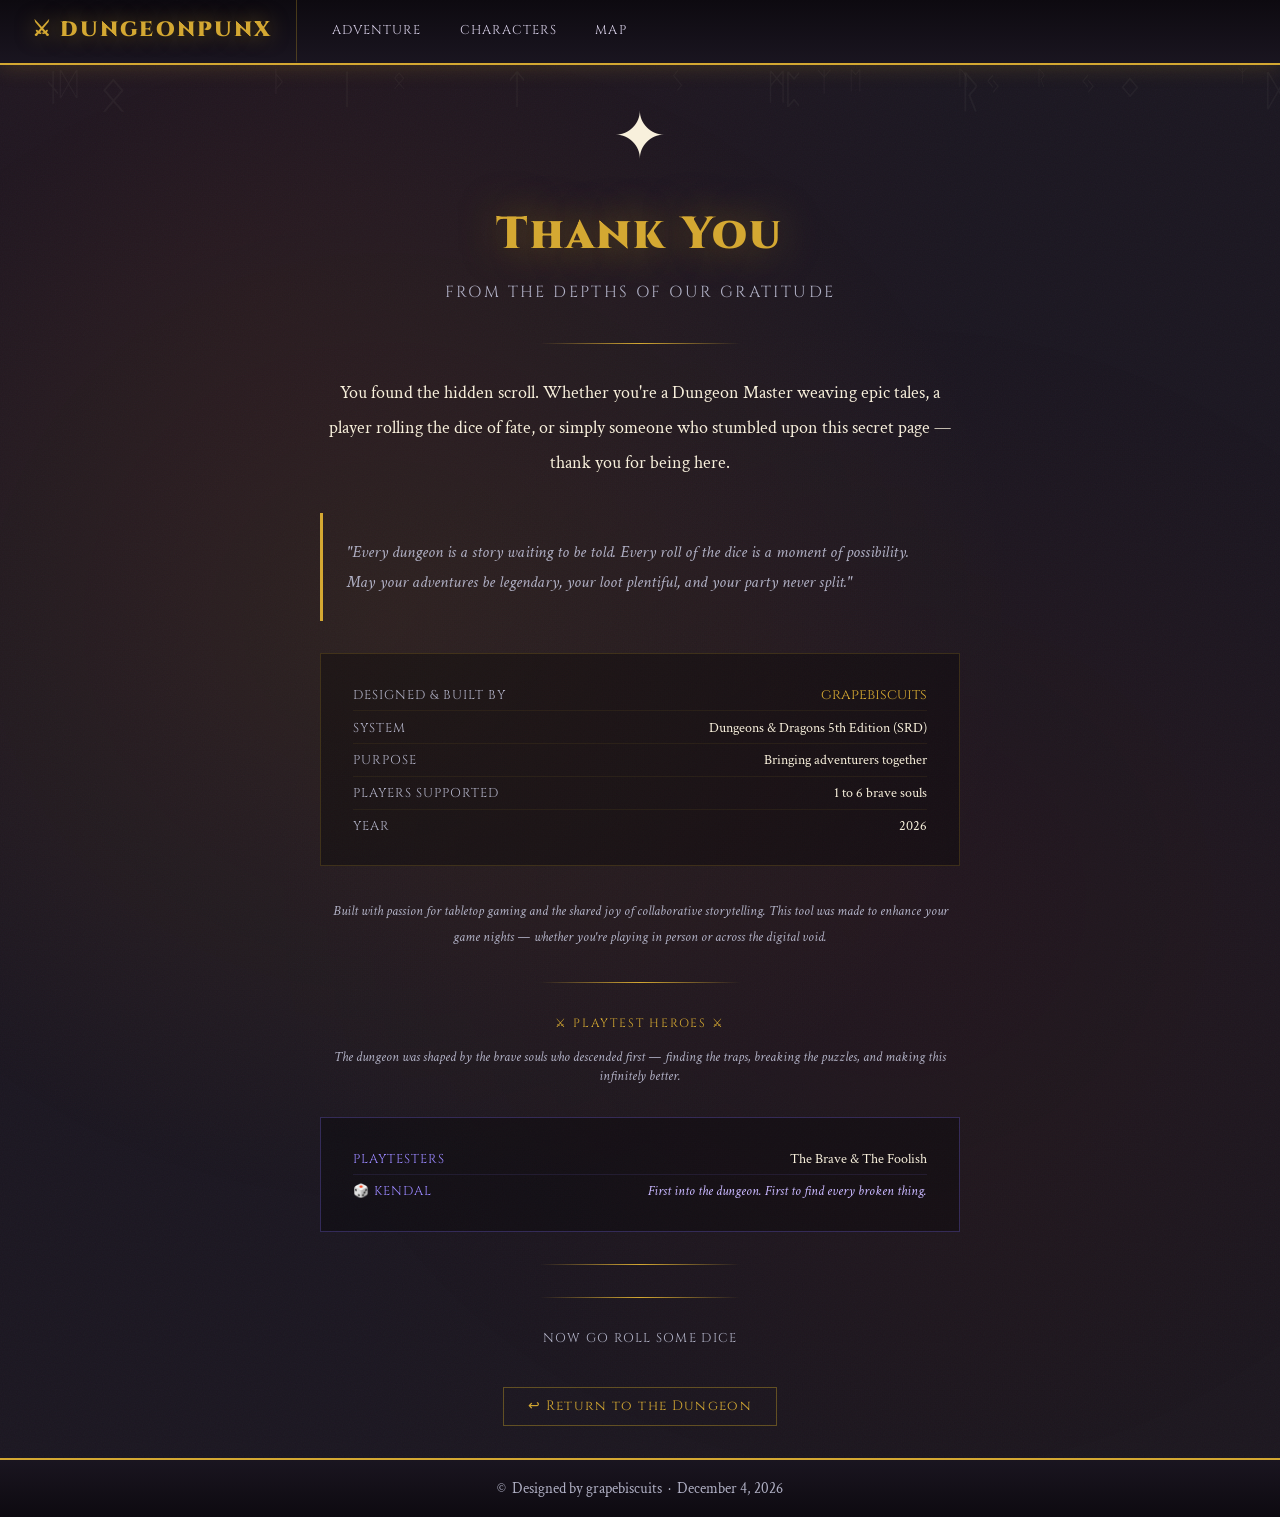
<file: thanks.html>
<!DOCTYPE html>
<html lang="en">
<head>
<meta charset="UTF-8">
<meta name="viewport" content="width=device-width, initial-scale=1.0">
<title>Thank You — DUNGEONPUNX</title>
<link rel="stylesheet" href="shared.css">
<style>
.thanks-body {
  flex: 1;
  display: flex;
  align-items: center;
  justify-content: center;
  padding: 2rem;
  position: relative;
  overflow: hidden;
}

.thanks-body::before {
  content: '';
  position: absolute; inset: 0;
  background:
    radial-gradient(ellipse at 30% 40%, rgba(201,162,39,0.08) 0%, transparent 50%),
    radial-gradient(ellipse at 70% 60%, rgba(139,26,26,0.06) 0%, transparent 50%);
  pointer-events: none;
}

.thanks-box {
  max-width: 640px;
  width: 100%;
  text-align: center;
  position: relative;
}

.thanks-rune {
  font-size: 4rem;
  margin-bottom: 1.5rem;
  animation: torchFlicker 3s ease-in-out infinite;
  display: block;
}

.thanks-title {
  font-family: 'Cinzel', serif;
  font-size: 2.8rem;
  font-weight: 900;
  color: var(--gold);
  text-shadow: 0 0 40px rgba(201,162,39,0.5);
  margin-bottom: 1rem;
  letter-spacing: 0.05em;
}

.thanks-subtitle {
  font-family: 'Cinzel', serif;
  font-size: 1rem;
  color: var(--stone-light);
  letter-spacing: 0.15em;
  text-transform: uppercase;
  margin-bottom: 2.5rem;
}

.thanks-divider {
  width: 200px;
  height: 1px;
  background: linear-gradient(90deg, transparent, var(--gold), transparent);
  margin: 2rem auto;
}

.thanks-body-text {
  font-size: 1.15rem;
  line-height: 1.9;
  color: var(--parchment);
  margin-bottom: 1.5rem;
}

.thanks-credits {
  background: rgba(0,0,0,0.3);
  border: 1px solid rgba(201,162,39,0.2);
  padding: 1.5rem 2rem;
  margin: 2rem 0;
  text-align: left;
}

.credits-row {
  display: flex;
  justify-content: space-between;
  align-items: baseline;
  padding: 0.4rem 0;
  border-bottom: 1px solid rgba(201,162,39,0.08);
  font-size: 0.9rem;
}
.credits-row:last-child { border-bottom: none; }
.credits-label { color: var(--stone-light); font-size: 0.8rem; font-family: 'Cinzel', serif; letter-spacing: 0.08em; text-transform: uppercase; }
.credits-val { color: var(--parchment); }

.thanks-quote {
  font-style: italic;
  font-size: 1.05rem;
  color: var(--stone-light);
  line-height: 1.8;
  padding: 1.5rem;
  border-left: 3px solid var(--gold);
  text-align: left;
  margin: 2rem 0;
}

/* Floating runes background */
.rune-float {
  position: fixed;
  font-size: 1.5rem;
  opacity: 0.04;
  pointer-events: none;
  animation: runeFloat linear infinite;
}
@keyframes runeFloat {
  from { transform: translateY(100vh) rotate(0deg); opacity: 0; }
  10% { opacity: 0.04; }
  90% { opacity: 0.04; }
  to { transform: translateY(-100px) rotate(360deg); opacity: 0; }
}

.back-link {
  display: inline-block;
  font-family: 'Cinzel', serif;
  font-size: 0.85rem;
  letter-spacing: 0.1em;
  color: var(--gold);
  text-decoration: none;
  border: 1px solid rgba(201,162,39,0.4);
  padding: 0.6rem 1.5rem;
  margin-top: 1rem;
  transition: all 0.2s;
}
.back-link:hover { background: rgba(201,162,39,0.1); border-color: var(--gold); }
</style>
</head>
<body>
<nav>
  <a href="index.html" class="nav-brand">⚔ DUNGEONPUNX</a>
  <a href="index.html">Adventure</a>
  <a href="characters.html">Characters</a>
  <a href="map.html">Map</a>
</nav>

<!-- Floating runes -->
<div id="runeField"></div>

<div class="thanks-body">
  <div class="thanks-box fade-in">
    <span class="thanks-rune">✦</span>
    <h1 class="thanks-title">Thank You</h1>
    <div class="thanks-subtitle">From the depths of our gratitude</div>
    <div class="thanks-divider"></div>

    <p class="thanks-body-text">
      You found the hidden scroll. Whether you're a Dungeon Master weaving epic tales,
      a player rolling the dice of fate, or simply someone who stumbled upon this secret page —
      thank you for being here.
    </p>

    <div class="thanks-quote">
      "Every dungeon is a story waiting to be told. Every roll of the dice is a moment of possibility.
      May your adventures be legendary, your loot plentiful, and your party never split."
    </div>

    <div class="thanks-credits">
      <div class="credits-row">
        <span class="credits-label">Designed & Built By</span>
        <span class="credits-val" style="font-family:'Cinzel',serif;color:var(--gold)">grapebiscuits</span>
      </div>
      <div class="credits-row">
        <span class="credits-label">System</span>
        <span class="credits-val">Dungeons & Dragons 5th Edition (SRD)</span>
      </div>
      <div class="credits-row">
        <span class="credits-label">Purpose</span>
        <span class="credits-val">Bringing adventurers together</span>
      </div>
      <div class="credits-row">
        <span class="credits-label">Players Supported</span>
        <span class="credits-val">1 to 6 brave souls</span>
      </div>
      <div class="credits-row">
        <span class="credits-label">Year</span>
        <span class="credits-val" id="creditsYear"></span>
      </div>
    </div>

    <p style="color:var(--stone-light);font-size:0.9rem;line-height:1.8;font-style:italic">
      Built with passion for tabletop gaming and the shared joy of collaborative storytelling.
      This tool was made to enhance your game nights — whether you're playing in person
      or across the digital void.
    </p>

    <div class="thanks-divider"></div>

    <div style="font-family:'Cinzel',serif;font-size:0.75rem;color:var(--gold);letter-spacing:0.15em;text-transform:uppercase;margin-bottom:1rem">⚔ Playtest Heroes ⚔</div>
    <p style="color:var(--stone-light);font-size:0.9rem;margin-bottom:1.25rem;font-style:italic">The dungeon was shaped by the brave souls who descended first — finding the traps, breaking the puzzles, and making this infinitely better.</p>

    <div class="thanks-credits" style="border-color:rgba(123,104,238,0.3)">
      <div class="credits-row" style="border-color:rgba(123,104,238,0.12)">
        <span class="credits-label" style="color:#9b88ff">Playtesters</span>
        <span class="credits-val" style="color:var(--parchment)">The Brave &amp; The Foolish</span>
      </div>
      <div class="credits-row" style="border-color:rgba(123,104,238,0.12)">
        <span class="credits-label" style="color:#9b88ff">🎲 Kendal</span>
        <span class="credits-val" style="color:#c9b8ff;font-style:italic">First into the dungeon. First to find every broken thing.</span>
      </div>
    </div>

    <div class="thanks-divider"></div>

    <div class="thanks-divider"></div>

    <div style="font-family:'Cinzel',serif;font-size:0.8rem;color:var(--stone-light);letter-spacing:0.1em;margin-bottom:1.5rem">
      NOW GO ROLL SOME DICE
    </div>

    <a href="index.html" class="back-link">↩ Return to the Dungeon</a>
  </div>
</div>

<footer>
    <span><a href="thanks.html" class="copyright" title="">©</a>&nbsp; Designed by grapebiscuits &nbsp;·&nbsp; <span id="footerDate"></span></span>
</footer>

<script>
document.getElementById('footerDate').textContent = new Date().toLocaleDateString('en-US',{year:'numeric',month:'long',day:'numeric'});
document.getElementById('creditsYear').textContent = new Date().getFullYear();

// Floating runes
const runes = ['ᚠ','ᚢ','ᚦ','ᚨ','ᚱ','ᚲ','ᚷ','ᚹ','ᚺ','ᚾ','ᛁ','ᛃ','ᛇ','ᛈ','ᛉ','ᛊ','ᛏ','ᛒ','ᛖ','ᛗ','ᛚ','ᛜ','ᛞ','ᛟ'];
const field = document.getElementById('runeField');
for (let i = 0; i < 20; i++) {
  const rune = document.createElement('div');
  rune.className = 'rune-float';
  rune.textContent = runes[Math.floor(Math.random() * runes.length)];
  rune.style.left = Math.random() * 100 + 'vw';
  rune.style.animationDuration = (15 + Math.random() * 20) + 's';
  rune.style.animationDelay = (-Math.random() * 20) + 's';
  rune.style.fontSize = (1 + Math.random() * 2) + 'rem';
  field.appendChild(rune);
}
</script>
</body>
</html>
</file>
<file: shared.css>
@import url('https://fonts.googleapis.com/css2?family=MedievalSharp&family=Cinzel:wght@400;600;700;900&family=Crimson+Text:ital,wght@0,400;0,600;1,400&display=swap');

:root {
  --parchment: #f8f0dc;
  --parchment-dark: #edd9ac;
  --parchment-shadow: #d4b47a;
  --ink: #2a1a0e;
  --ink-light: #4a2f1a;
  --blood: #8b1a1a;
  --blood-bright: #e04030;
  --gold: #d4a832;
  --gold-bright: #f5c518;
  --stone: #6a6a7e;
  --stone-dark: #2c2c3e;
  --stone-light: #b0b0c4;
  --torch: #ff6b1a;
  --torch-glow: rgba(255, 107, 26, 0.3);
  --shadow: rgba(0,0,0,0.7);
  --emerald: #1a6b3a;
  --emerald-bright: #2ecc71;
}

* { margin: 0; padding: 0; box-sizing: border-box; }

body {
  background-color: #1a1520;
  background-image: 
    radial-gradient(ellipse at 20% 20%, rgba(139, 26, 26, 0.08) 0%, transparent 50%),
    radial-gradient(ellipse at 80% 80%, rgba(42, 26, 14, 0.15) 0%, transparent 50%),
    url("data:image/svg+xml,%3Csvg xmlns='http://www.w3.org/2000/svg' width='100' height='100'%3E%3Cfilter id='noise'%3E%3CfeTurbulence type='fractalNoise' baseFrequency='0.85' numOctaves='4' stitchTiles='stitch'/%3E%3C/filter%3E%3Crect width='100%25' height='100%25' filter='url(%23noise)' opacity='0.04'/%3E%3C/svg%3E");
  color: var(--parchment);
  font-family: 'Crimson Text', serif;
  font-size: 17px;
  min-height: 100vh;
  display: flex;
  flex-direction: column;
}

/* NAV */
nav {
  background: linear-gradient(180deg, #0d0a10 0%, #1a1520 100%);
  border-bottom: 2px solid var(--gold);
  padding: 0 2rem;
  display: flex;
  align-items: center;
  gap: 0;
  position: sticky;
  top: 0;
  z-index: 100;
  box-shadow: 0 2px 20px rgba(201, 162, 39, 0.2);
}

nav .nav-brand {
  font-family: 'Cinzel', serif;
  font-weight: 900;
  font-size: 1.3rem;
  color: var(--gold);
  text-decoration: none;
  padding: 1rem 1.5rem 1rem 0;
  margin-right: 1rem;
  border-right: 1px solid rgba(201,162,39,0.3);
  text-shadow: 0 0 20px rgba(201,162,39,0.5);
  letter-spacing: 0.1em;
}

nav a {
  color: #d8d0e8;
  text-decoration: none;
  font-family: 'Cinzel', serif;
  font-size: 0.8rem;
  letter-spacing: 0.08em;
  padding: 1.1rem 1.2rem;
  transition: all 0.2s;
  border-bottom: 3px solid transparent;
  text-transform: uppercase;
}

nav a:hover, nav a.active {
  color: var(--gold);
  border-bottom-color: var(--gold);
  background: rgba(201,162,39,0.05);
}

/* FOOTER */
footer {
  background: linear-gradient(180deg, #1a1520 0%, #0d0a10 100%);
  border-top: 2px solid var(--gold);
  padding: 1.2rem 2rem;
  text-align: center;
  font-family: 'Crimson Text', serif;
  font-size: 0.95rem;
  color: #b0b0c4;
  margin-top: auto;
}

footer .copyright {
  color: #b0b0c4;
  text-decoration: none;
  cursor: default;
  transition: color 0.3s;
}
footer .copyright:hover { color: var(--gold); }

/* BUTTONS */
.btn {
  font-family: 'Cinzel', serif;
  font-size: 0.85rem;
  letter-spacing: 0.1em;
  text-transform: uppercase;
  padding: 0.6rem 1.4rem;
  border: 2px solid var(--gold);
  background: transparent;
  color: var(--gold);
  cursor: pointer;
  transition: all 0.2s;
  clip-path: polygon(8px 0%, 100% 0%, calc(100% - 8px) 100%, 0% 100%);
}
.btn:hover {
  background: var(--gold);
  color: var(--ink);
}
.btn-danger {
  border-color: var(--blood-bright);
  color: var(--blood-bright);
}
.btn-danger:hover {
  background: var(--blood-bright);
  color: white;
}
.btn-success {
  border-color: var(--emerald-bright);
  color: var(--emerald-bright);
}
.btn-success:hover {
  background: var(--emerald-bright);
  color: white;
}
.btn-sm {
  font-size: 0.72rem;
  padding: 0.4rem 0.9rem;
}

/* PANELS */
.panel {
  background: linear-gradient(135deg, rgba(30,24,40,0.95), rgba(20,16,28,0.98));
  border: 1px solid rgba(201,162,39,0.3);
  border-radius: 2px;
  padding: 1.5rem;
  box-shadow: 0 4px 24px rgba(0,0,0,0.5), inset 0 1px 0 rgba(201,162,39,0.1);
}

.panel-title {
  font-family: 'Cinzel', serif;
  font-size: 1rem;
  color: var(--gold);
  letter-spacing: 0.15em;
  text-transform: uppercase;
  margin-bottom: 1rem;
  padding-bottom: 0.5rem;
  border-bottom: 1px solid rgba(201,162,39,0.3);
}

/* INPUTS */
input, select, textarea {
  background: rgba(0,0,0,0.4);
  border: 1px solid rgba(212,168,50,0.35);
  color: #f8f0dc;
  font-family: 'Crimson Text', serif;
  font-size: 1rem;
  padding: 0.5rem 0.75rem;
  border-radius: 2px;
  outline: none;
  width: 100%;
  transition: border-color 0.2s;
}
input:focus, select:focus, textarea:focus {
  border-color: var(--gold);
}
select option { background: #1a1520; color: #f8f0dc; }
label {
  font-family: 'Cinzel', serif;
  font-size: 0.75rem;
  letter-spacing: 0.08em;
  color: #b0b0c4;
  text-transform: uppercase;
  display: block;
  margin-bottom: 0.3rem;
}

/* MODAL */
.modal-overlay {
  position: fixed; inset: 0;
  background: rgba(0,0,0,0.85);
  z-index: 1000;
  display: flex; align-items: center; justify-content: center;
  backdrop-filter: blur(4px);
}
.modal-box {
  background: linear-gradient(135deg, #1e1828, #14101c);
  border: 2px solid var(--gold);
  padding: 2.5rem;
  max-width: 480px;
  width: 90%;
  text-align: center;
  box-shadow: 0 0 60px rgba(201,162,39,0.3);
  position: relative;
}
.modal-box h2 {
  font-family: 'Cinzel', serif;
  font-size: 1.8rem;
  color: var(--gold);
  margin-bottom: 1rem;
}
.modal-box p { font-size: 1.1rem; margin-bottom: 1.5rem; line-height: 1.6; color: #f0e8d0; }

/* DICE */
.dice-display {
  font-size: 2.5rem;
  line-height: 1;
  display: inline-block;
  transition: transform 0.1s;
}
.dice-display.rolling {
  animation: diceRoll 0.6s ease-out;
}
@keyframes diceRoll {
  0% { transform: rotate(0deg) scale(1); }
  25% { transform: rotate(90deg) scale(1.2); }
  50% { transform: rotate(180deg) scale(0.9); }
  75% { transform: rotate(270deg) scale(1.1); }
  100% { transform: rotate(360deg) scale(1); }
}

/* SCROLLBAR */
::-webkit-scrollbar { width: 8px; }
::-webkit-scrollbar-track { background: #0d0a10; }
::-webkit-scrollbar-thumb { background: var(--gold); border-radius: 4px; }

/* TORCH FLICKER */
@keyframes torchFlicker {
  0%, 100% { opacity: 1; text-shadow: 0 0 10px var(--torch), 0 0 30px rgba(255,107,26,0.4); }
  50% { opacity: 0.9; text-shadow: 0 0 6px var(--torch), 0 0 20px rgba(255,107,26,0.2); }
}

/* FADE IN */
@keyframes fadeIn {
  from { opacity: 0; transform: translateY(12px); }
  to { opacity: 1; transform: translateY(0); }
}
.fade-in { animation: fadeIn 0.4s ease-out forwards; }

/* HP BAR */
.hp-bar-bg {
  height: 10px;
  background: rgba(0,0,0,0.4);
  border: 1px solid rgba(201,162,39,0.2);
  border-radius: 2px;
  overflow: hidden;
}
.hp-bar-fill {
  height: 100%;
  background: linear-gradient(90deg, var(--blood), var(--blood-bright));
  transition: width 0.5s ease;
}

/* TAG */
.tag {
  display: inline-block;
  font-family: 'Cinzel', serif;
  font-size: 0.65rem;
  letter-spacing: 0.1em;
  padding: 0.2rem 0.6rem;
  border: 1px solid currentColor;
  border-radius: 2px;
  text-transform: uppercase;
}
.tag-gold { color: var(--gold); }
.tag-blood { color: var(--blood-bright); }
.tag-emerald { color: var(--emerald-bright); }

/* DIVIDER */
.divider {
  border: none;
  border-top: 1px solid rgba(201,162,39,0.2);
  margin: 1rem 0;
}
</file>
